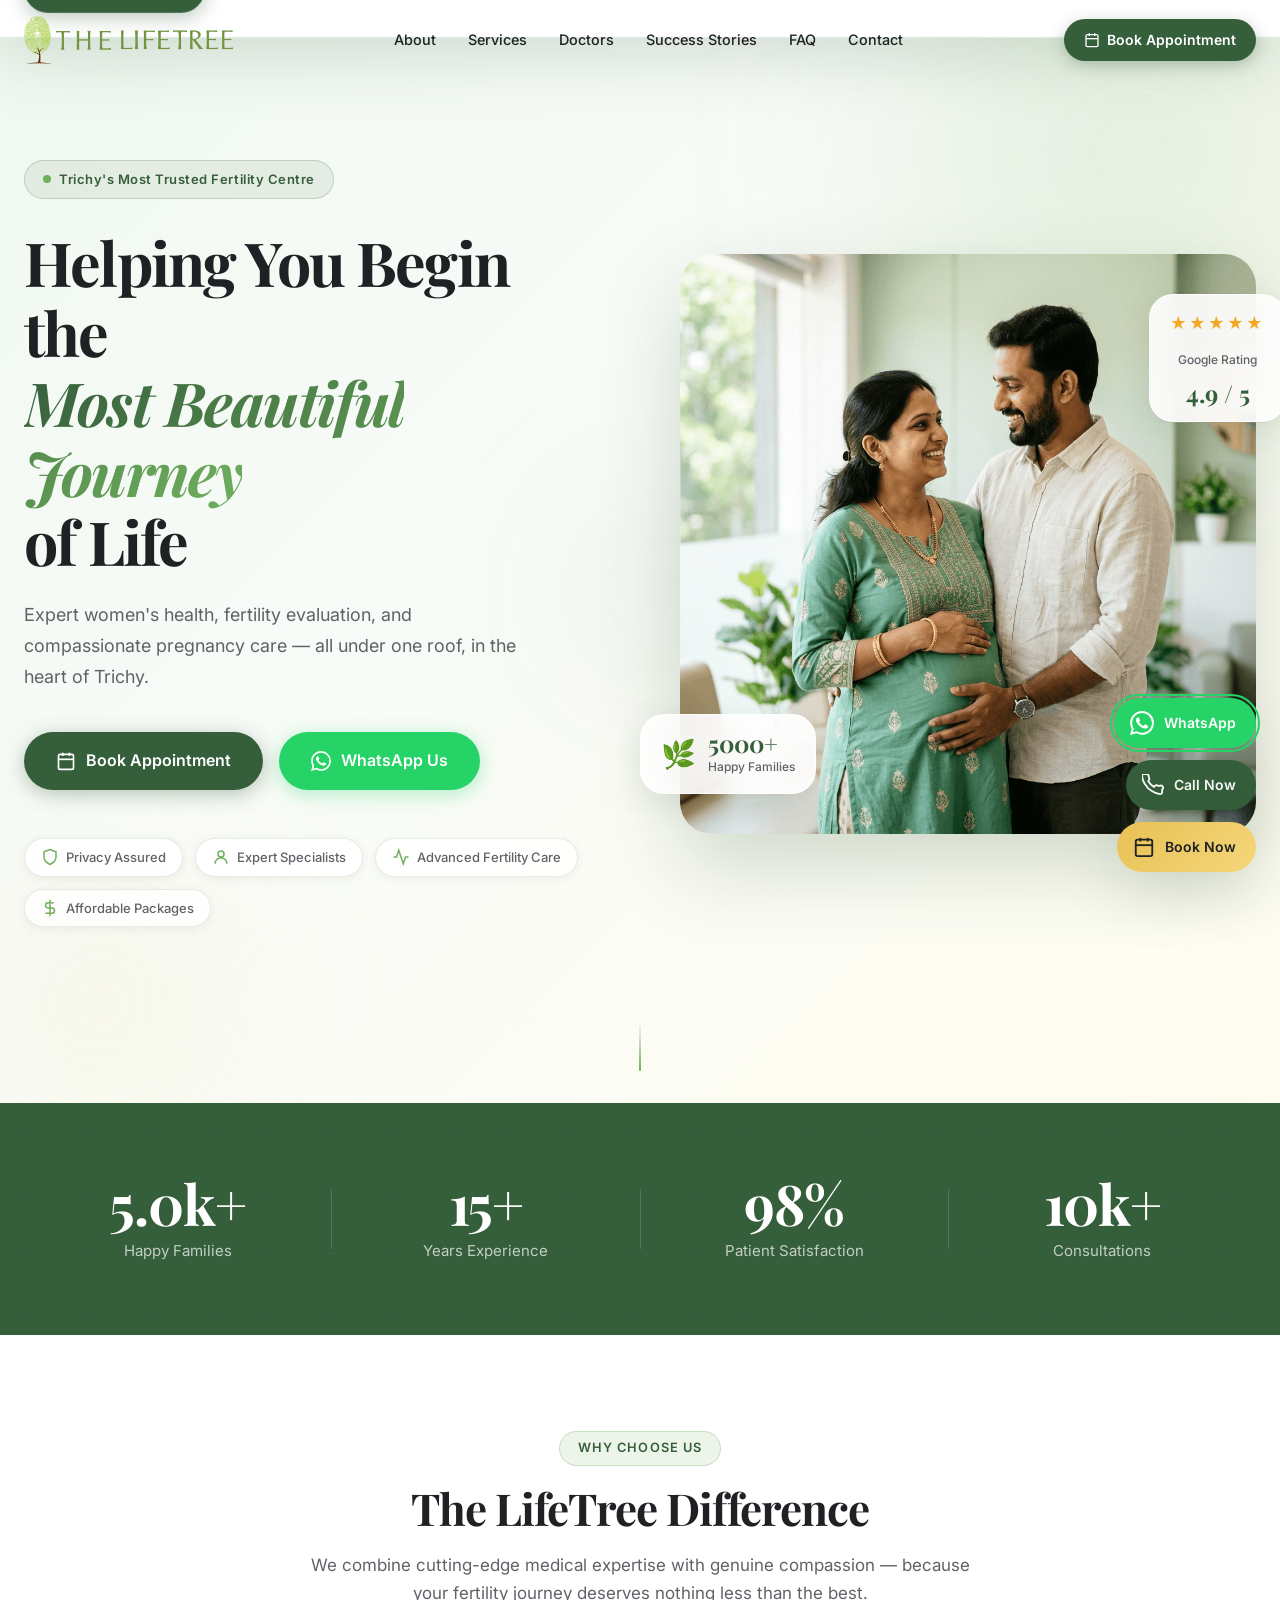
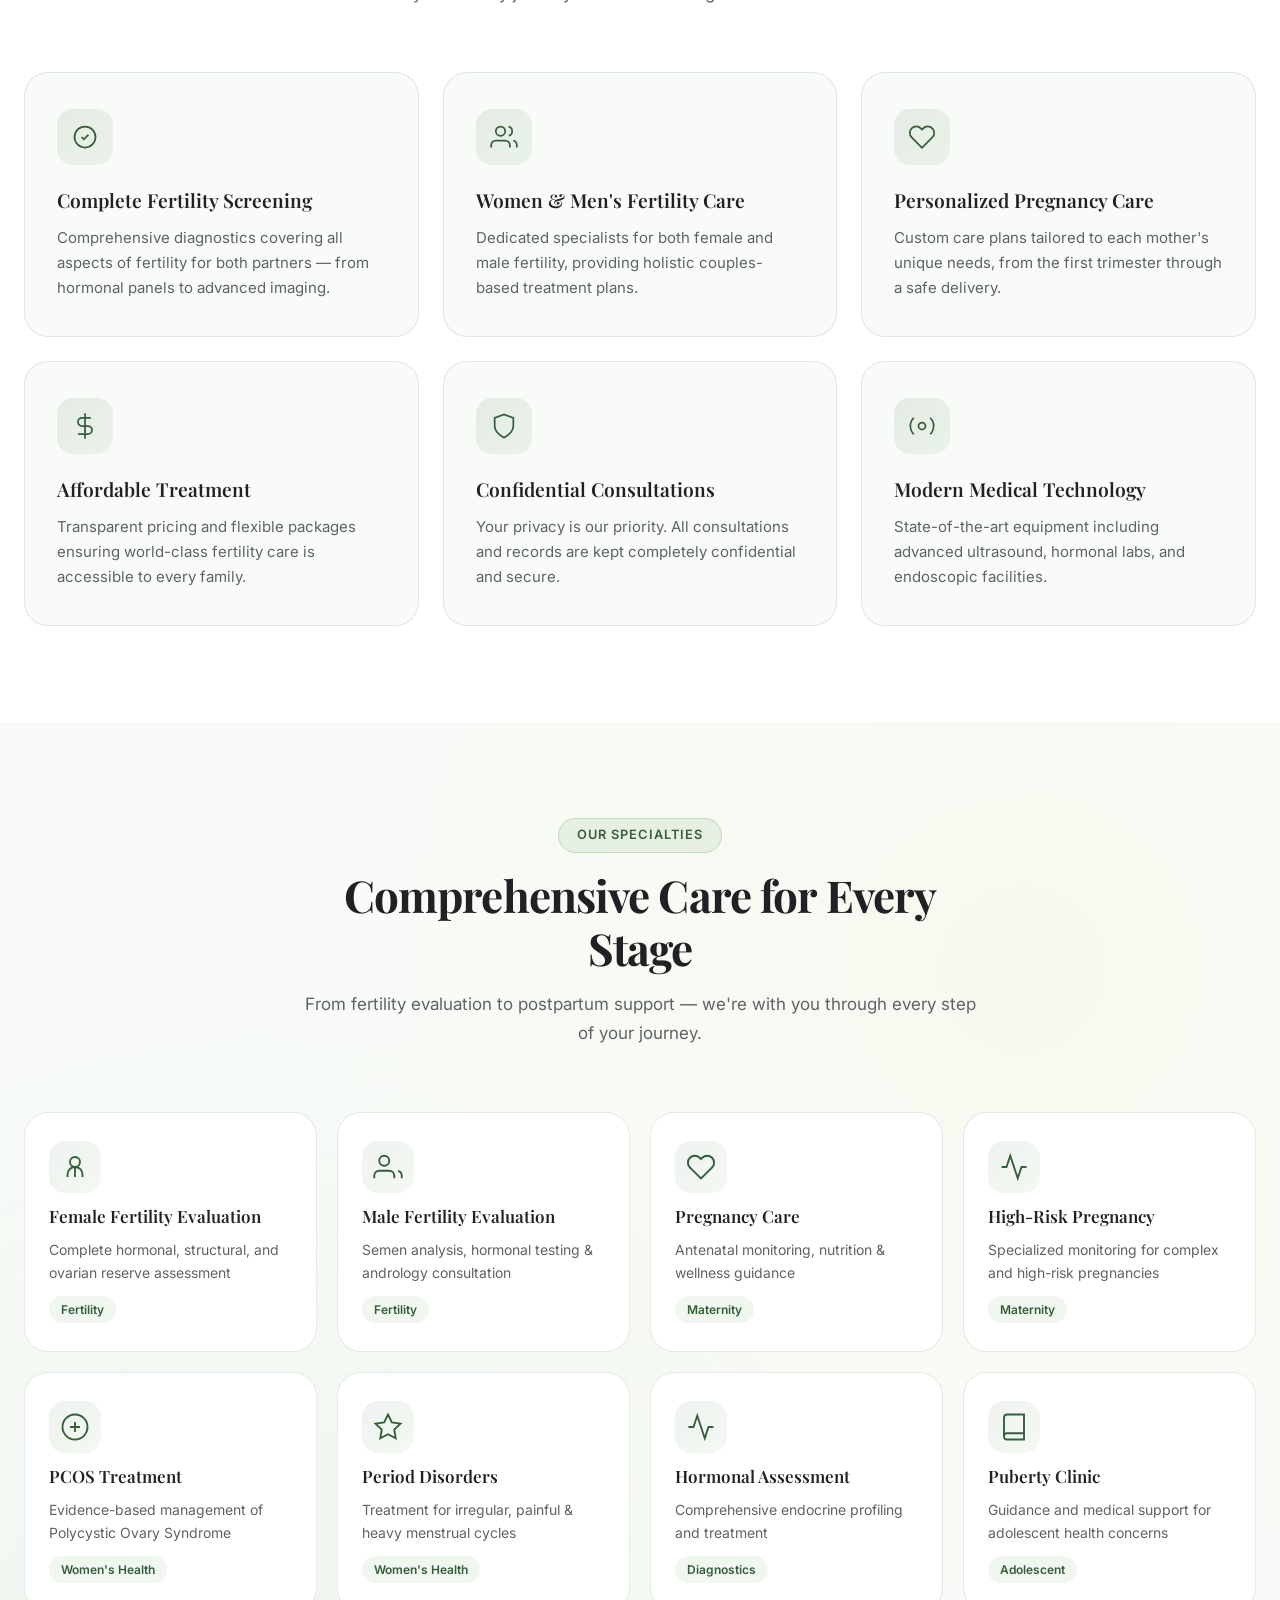
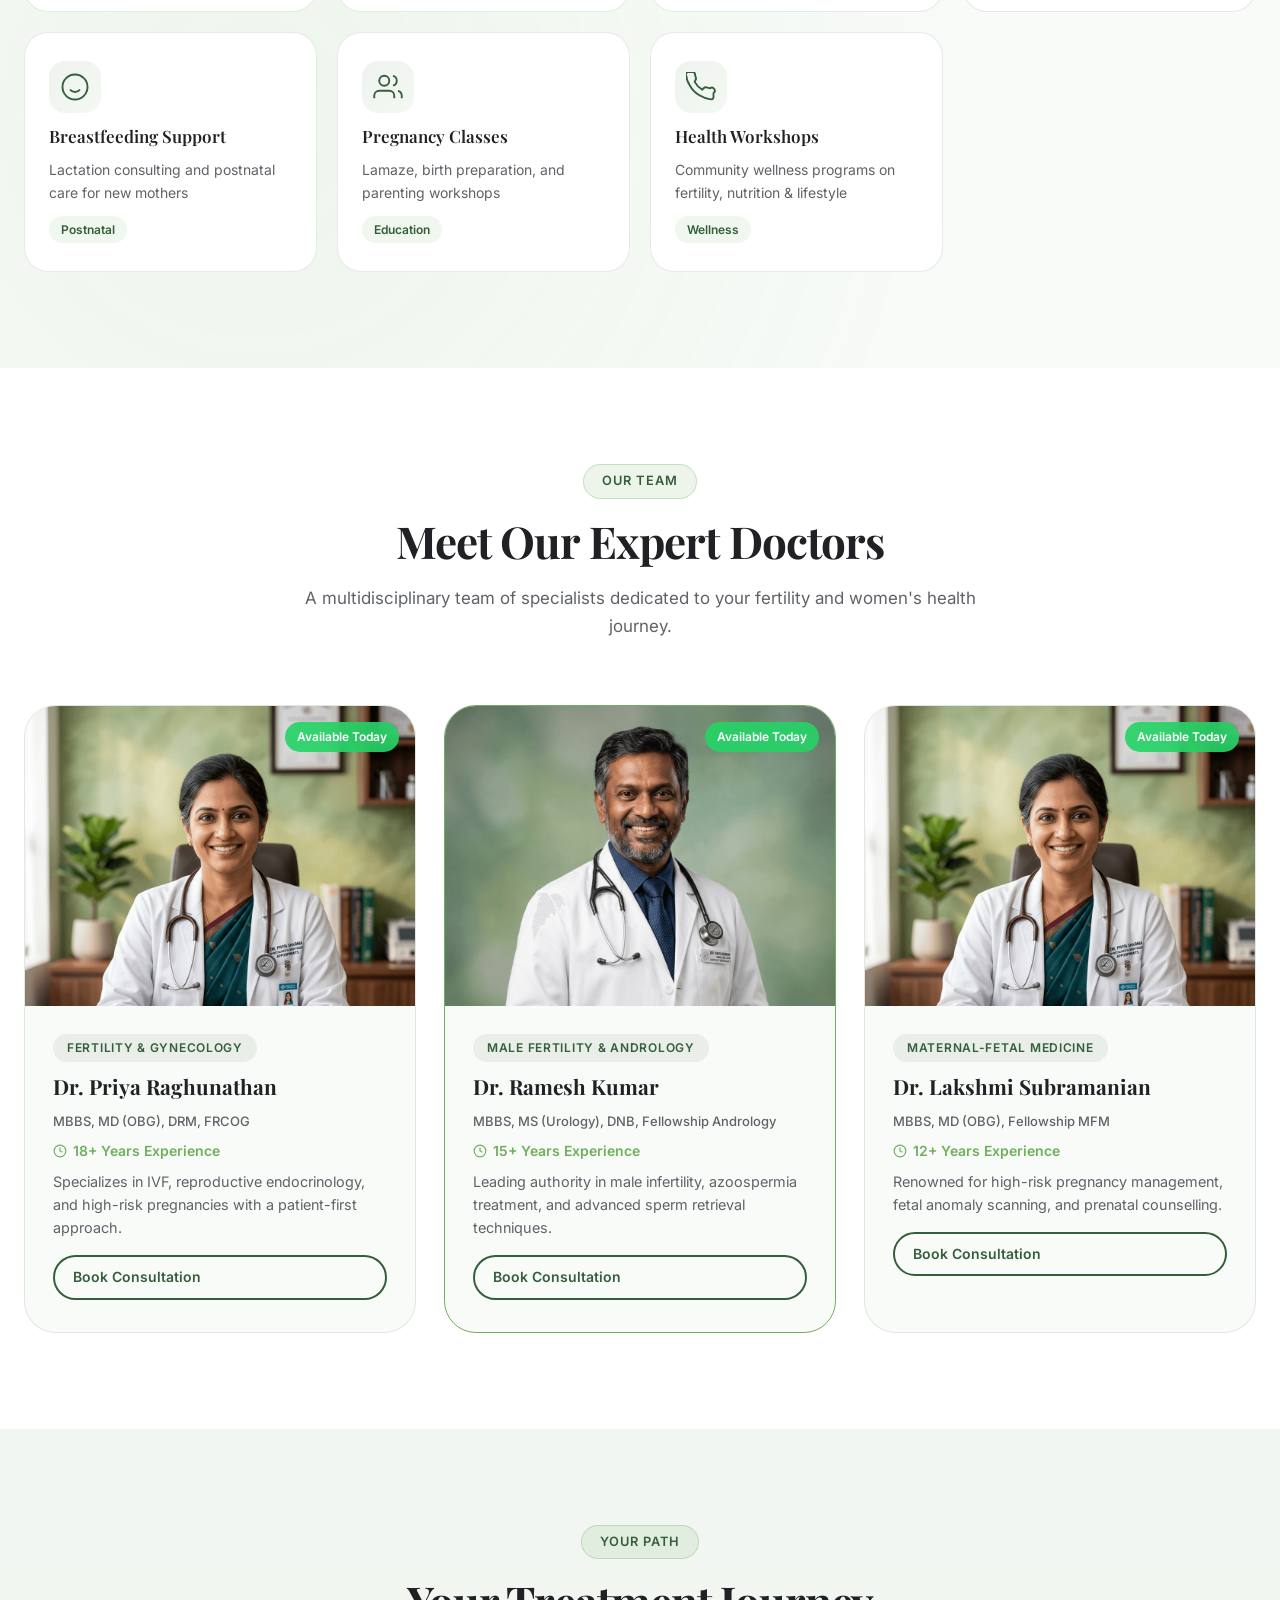
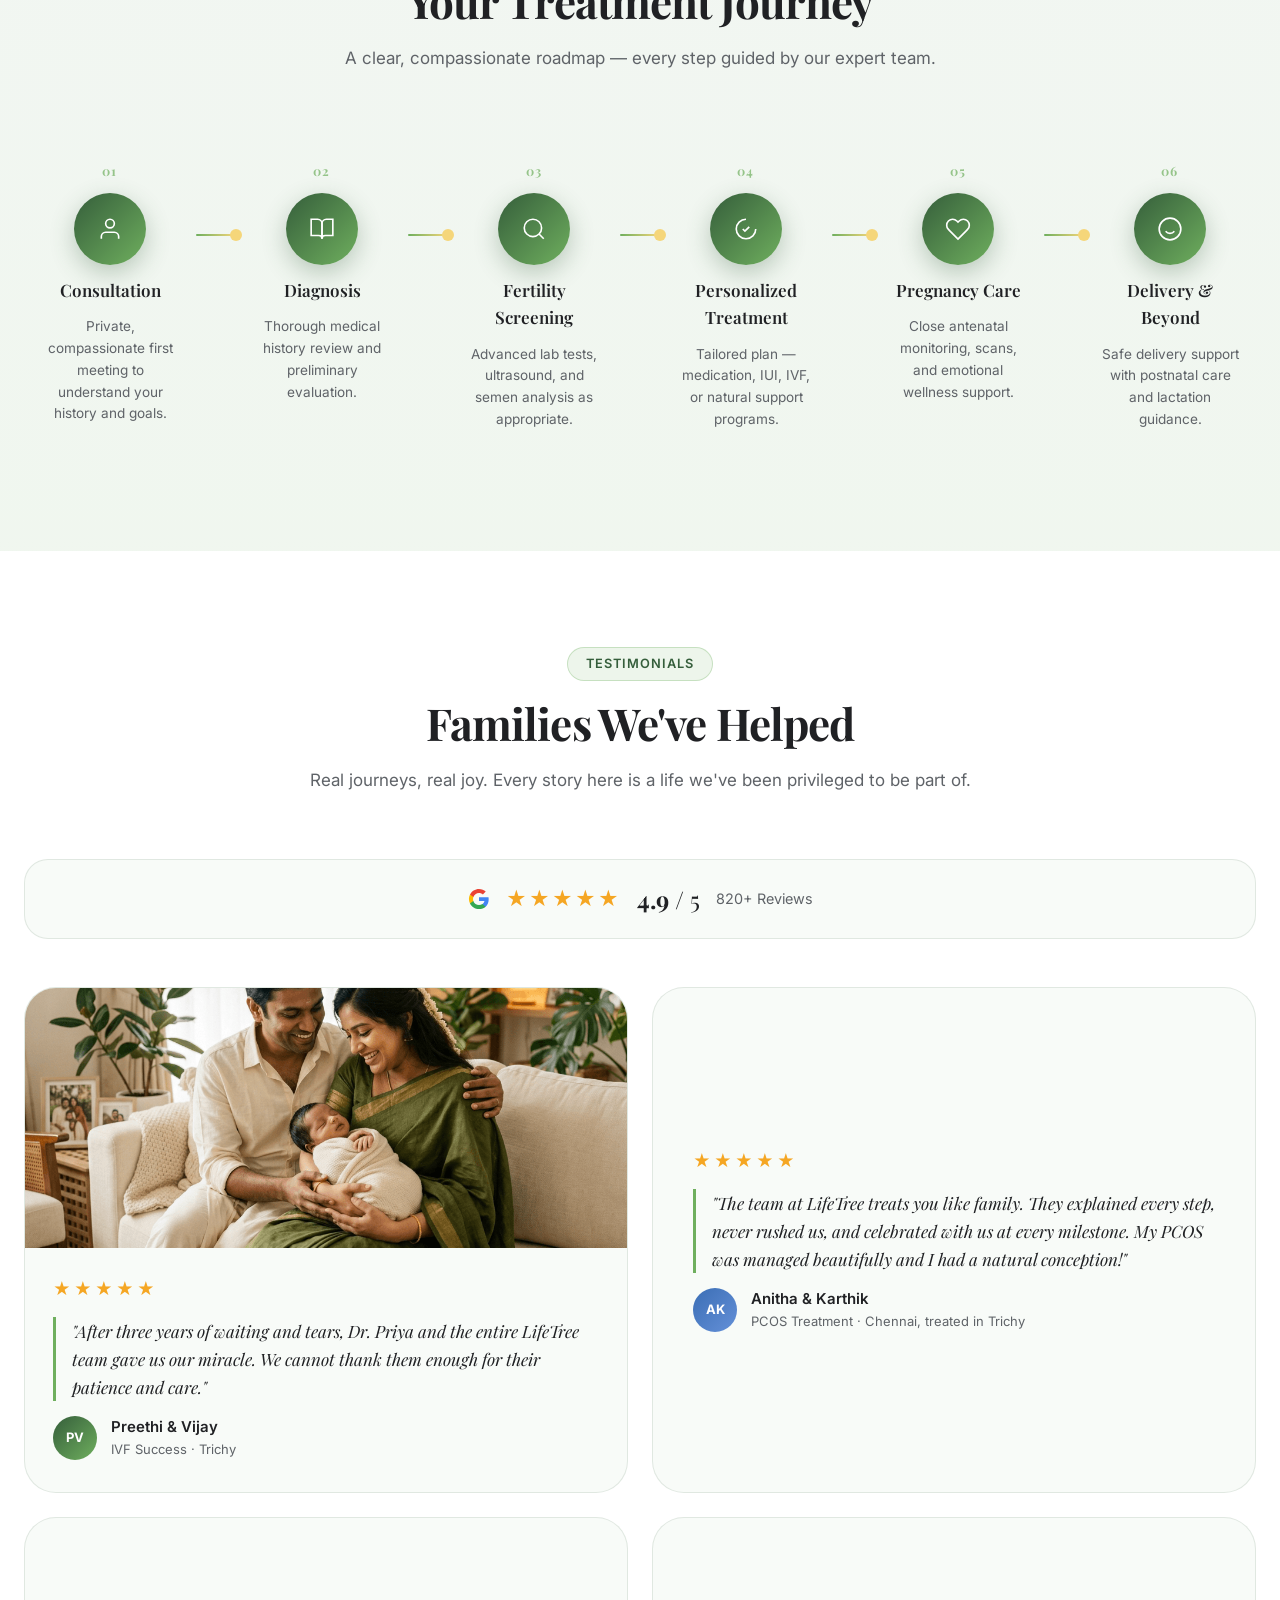
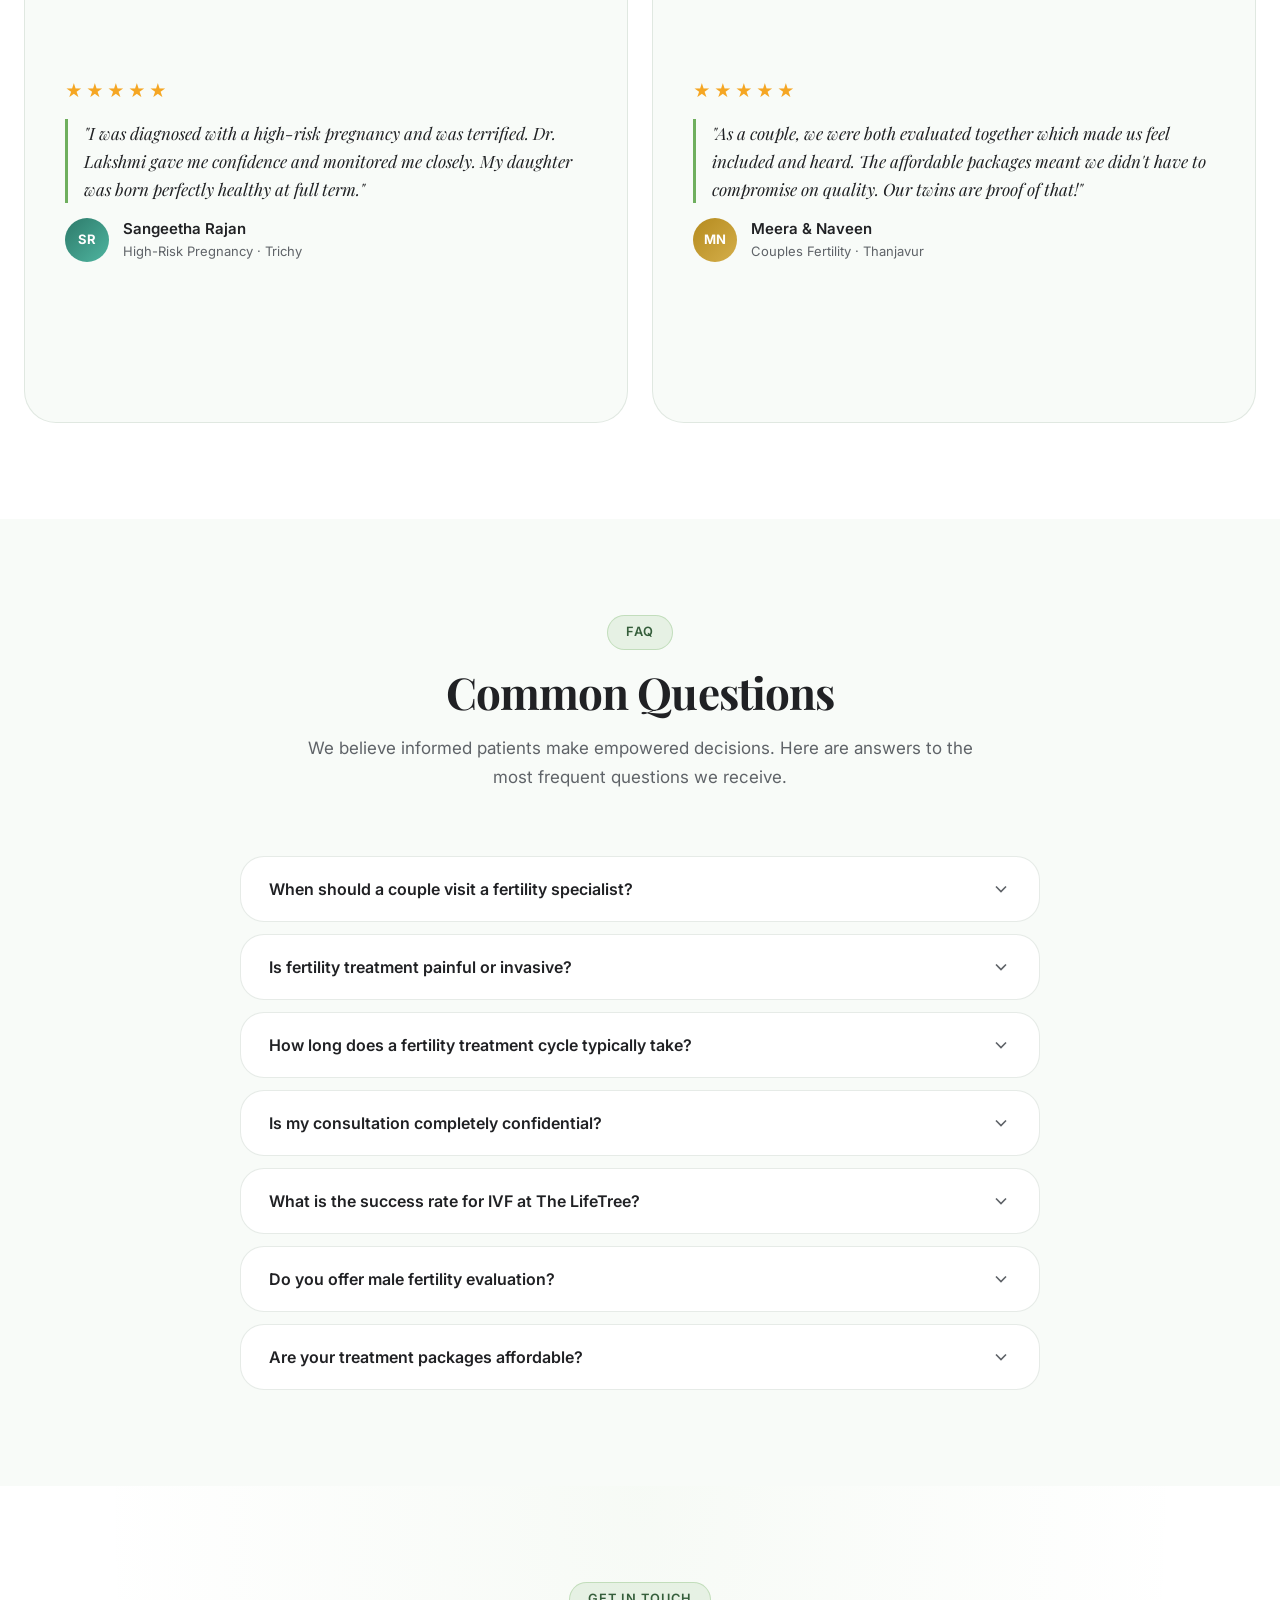
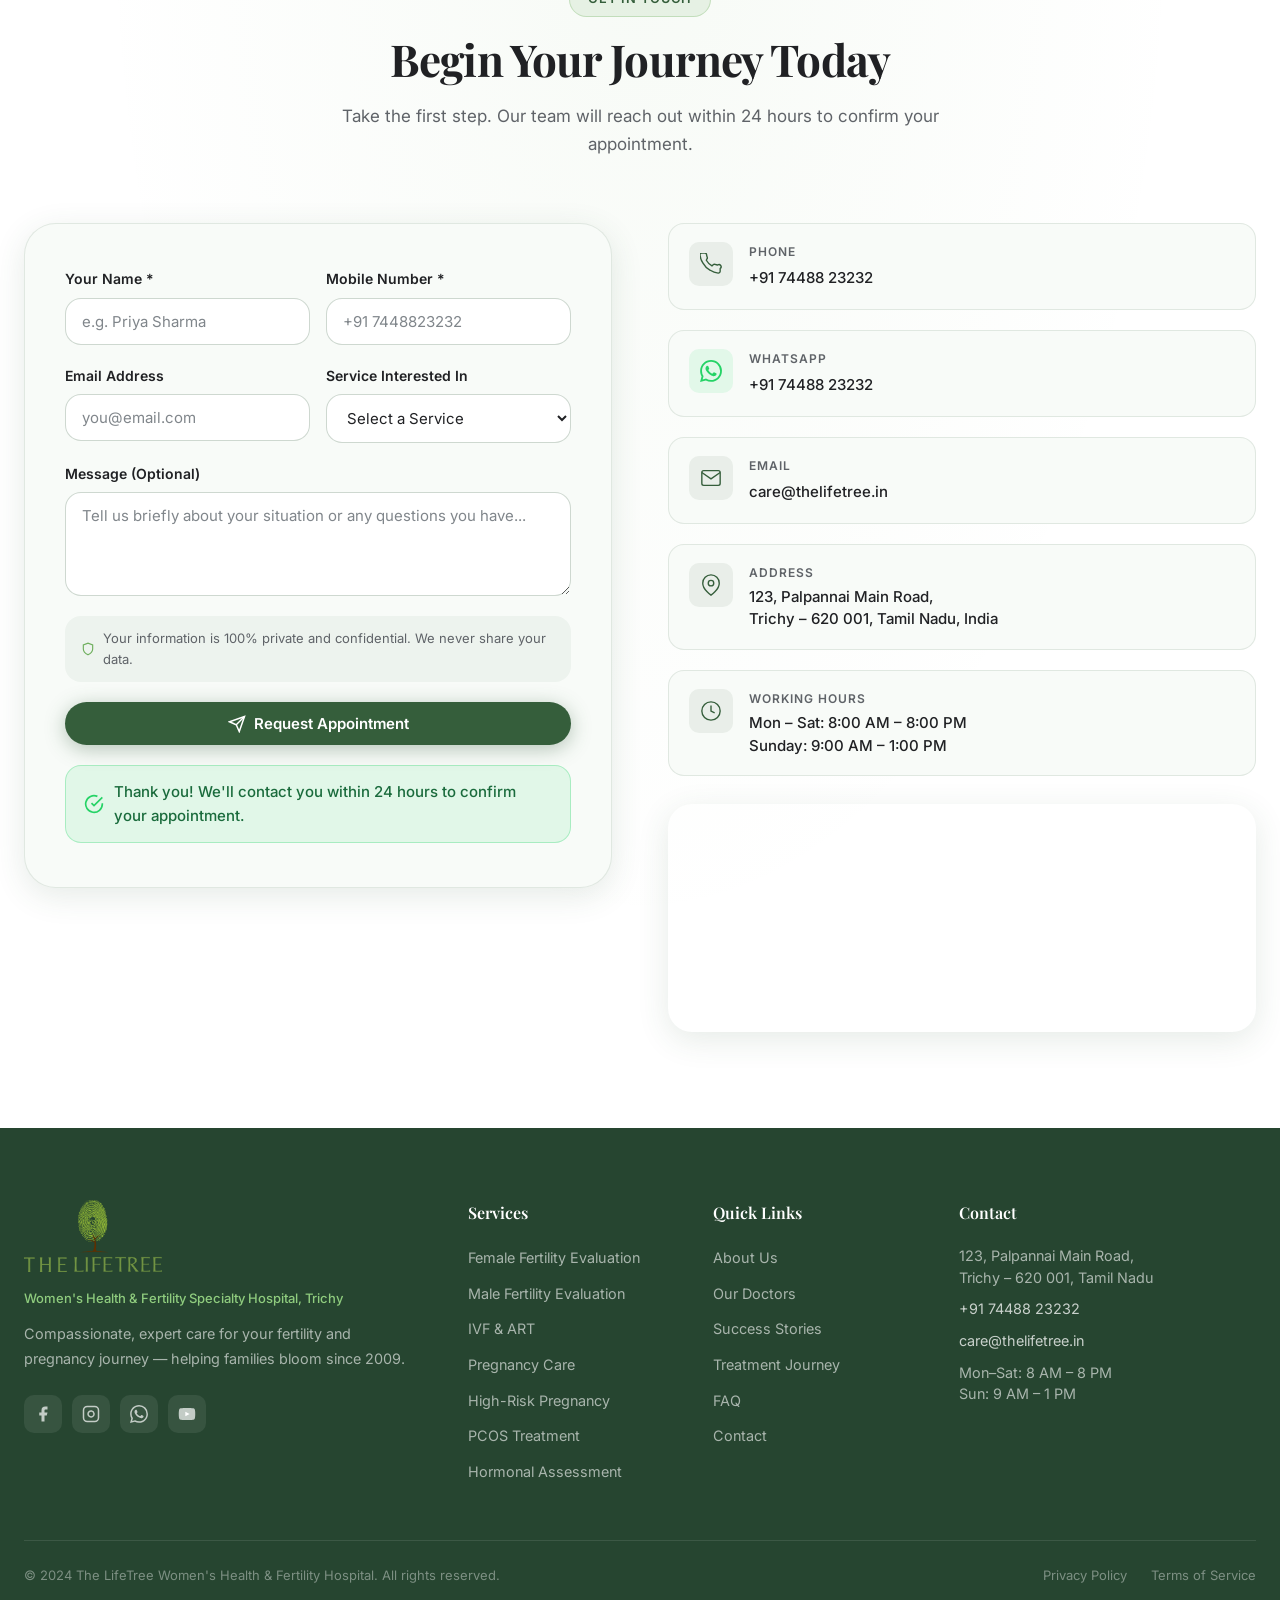
<file: index.html>
<!DOCTYPE html>
<html lang="en">
<head>
  <meta charset="UTF-8" />
  <meta name="viewport" content="width=device-width, initial-scale=1.0" />
  <meta name="description" content="The LifeTree — Women's Health & Fertility Specialty Hospital in Trichy, India. Expert fertility evaluation, IVF, pregnancy care, PCOS treatment, and more. Book your confidential consultation today." />
  <meta name="keywords" content="fertility hospital Trichy, IVF Trichy, women's health Trichy, fertility specialist, pregnancy care, PCOS treatment Trichy, The LifeTree hospital" />
  <meta property="og:title" content="The LifeTree | Women's Health & Fertility Hospital, Trichy" />
  <meta property="og:description" content="Helping You Begin the Most Beautiful Journey of Life. Expert fertility & pregnancy care in Trichy, India." />
  <meta property="og:type" content="website" />
  <title>The LifeTree | Women's Health & Fertility Hospital, Trichy</title>
  <link rel="preconnect" href="https://fonts.googleapis.com" />
  <link rel="preconnect" href="https://fonts.gstatic.com" crossorigin />
  <link href="https://fonts.googleapis.com/css2?family=Playfair+Display:ital,wght@0,400;0,500;0,600;0,700;1,400;1,500&family=Inter:wght@300;400;500;600;700&display=swap" rel="stylesheet" />
  <link rel="stylesheet" href="styles.css" />
</head>
<body>

  <!-- ===== STICKY NAV ===== -->
  <nav class="navbar" id="navbar" role="navigation" aria-label="Main navigation">
    <div class="nav-container">
      <a href="#hero" class="nav-logo" aria-label="The LifeTree Home">
        <div class="logo-icon" aria-hidden="true">
          <img src="Images/logo.png" alt="The LifeTree Speaks Logo" class="logo-img" />
        </div>
      </a>
      <ul class="nav-links" id="nav-links">
        <li><a href="#about" class="nav-link">About</a></li>
        <li><a href="#services" class="nav-link">Services</a></li>
        <li><a href="#doctors" class="nav-link">Doctors</a></li>
        <li><a href="#stories" class="nav-link">Success Stories</a></li>
        <li><a href="#faq" class="nav-link">FAQ</a></li>
        <li><a href="#contact" class="nav-link">Contact</a></li>
      </ul>
      <div class="nav-actions">
        <a href="#contact" class="btn btn-nav-cta" id="nav-book-btn">
          <svg width="16" height="16" viewBox="0 0 24 24" fill="none" stroke="currentColor" stroke-width="2" aria-hidden="true"><rect x="3" y="4" width="18" height="18" rx="2"/><line x1="16" y1="2" x2="16" y2="6"/><line x1="8" y1="2" x2="8" y2="6"/><line x1="3" y1="10" x2="21" y2="10"/></svg>
          Book Appointment
        </a>
        <button class="hamburger" id="hamburger" aria-label="Toggle menu" aria-expanded="false">
          <span></span><span></span><span></span>
        </button>
      </div>
    </div>
  </nav>

  <!-- ===== MOBILE MENU ===== -->
  <div class="mobile-menu" id="mobile-menu" aria-hidden="true">
    <ul>
      <li><a href="#about" class="mobile-link">About</a></li>
      <li><a href="#services" class="mobile-link">Services</a></li>
      <li><a href="#doctors" class="mobile-link">Doctors</a></li>
      <li><a href="#stories" class="mobile-link">Success Stories</a></li>
      <li><a href="#faq" class="mobile-link">FAQ</a></li>
      <li><a href="#contact" class="mobile-link">Contact</a></li>
      <li><a href="#contact" class="btn btn-primary mobile-cta">Book Appointment</a></li>
    </ul>
  </div>

  <main>

    <!-- ===== HERO SECTION ===== -->
    <section class="hero" id="hero" aria-label="Hero section">
      <div class="hero-bg-orb hero-orb-1" aria-hidden="true"></div>
      <div class="hero-bg-orb hero-orb-2" aria-hidden="true"></div>
      <div class="hero-bg-orb hero-orb-3" aria-hidden="true"></div>
      <div class="hero-container">
        <div class="hero-content animate-fade-up">
          <div class="hero-badge">
            <span class="badge-dot" aria-hidden="true"></span>
            Trichy's Most Trusted Fertility Centre
          </div>
          <h1 class="hero-headline">
            Helping You Begin the<br/>
            <em>Most Beautiful Journey</em><br/>
            of Life
          </h1>
          <p class="hero-subtext">
            Expert women's health, fertility evaluation, and compassionate pregnancy care — all under one roof, in the heart of Trichy.
          </p>
          <div class="hero-ctas">
            <a href="#contact" class="btn btn-primary btn-lg" id="hero-book-btn">
              <svg width="20" height="20" viewBox="0 0 24 24" fill="none" stroke="currentColor" stroke-width="2" aria-hidden="true"><rect x="3" y="4" width="18" height="18" rx="2"/><line x1="16" y1="2" x2="16" y2="6"/><line x1="8" y1="2" x2="8" y2="6"/><line x1="3" y1="10" x2="21" y2="10"/></svg>
              Book Appointment
            </a>
            <a href="https://wa.me/917448823232" class="btn btn-whatsapp btn-lg" id="hero-whatsapp-btn" target="_blank" rel="noopener noreferrer">
              <svg width="20" height="20" viewBox="0 0 24 24" fill="currentColor" aria-hidden="true"><path d="M17.472 14.382c-.297-.149-1.758-.867-2.03-.967-.273-.099-.471-.148-.67.15-.197.297-.767.966-.94 1.164-.173.199-.347.223-.644.075-.297-.15-1.255-.463-2.39-1.475-.883-.788-1.48-1.761-1.653-2.059-.173-.297-.018-.458.13-.606.134-.133.298-.347.446-.52.149-.174.198-.298.298-.497.099-.198.05-.371-.025-.52-.075-.149-.669-1.612-.916-2.207-.242-.579-.487-.5-.669-.51-.173-.008-.371-.01-.57-.01-.198 0-.52.074-.792.372-.272.297-1.04 1.016-1.04 2.479 0 1.462 1.065 2.875 1.213 3.074.149.198 2.096 3.2 5.077 4.487.709.306 1.262.489 1.694.625.712.227 1.36.195 1.871.118.571-.085 1.758-.719 2.006-1.413.248-.694.248-1.289.173-1.413-.074-.124-.272-.198-.57-.347m-5.421 7.403h-.004a9.87 9.87 0 01-5.031-1.378l-.361-.214-3.741.982.998-3.648-.235-.374a9.86 9.86 0 01-1.51-5.26c.001-5.45 4.436-9.884 9.888-9.884 2.64 0 5.122 1.03 6.988 2.898a9.825 9.825 0 012.893 6.994c-.003 5.45-4.437 9.884-9.885 9.884m8.413-18.297A11.815 11.815 0 0012.05 0C5.495 0 .16 5.335.157 11.892c0 2.096.547 4.142 1.588 5.945L.057 24l6.305-1.654a11.882 11.882 0 005.683 1.448h.005c6.554 0 11.89-5.335 11.893-11.893a11.821 11.821 0 00-3.48-8.413z"/></svg>
              WhatsApp Us
            </a>
          </div>
          <div class="trust-badges" role="list" aria-label="Trust indicators">
            <div class="trust-badge" role="listitem">
              <svg width="18" height="18" viewBox="0 0 24 24" fill="none" stroke="currentColor" stroke-width="2" aria-hidden="true"><path d="M12 22s8-4 8-10V5l-8-3-8 3v7c0 6 8 10 8 10z"/></svg>
              Privacy Assured
            </div>
            <div class="trust-badge" role="listitem">
              <svg width="18" height="18" viewBox="0 0 24 24" fill="none" stroke="currentColor" stroke-width="2" aria-hidden="true"><circle cx="12" cy="8" r="4"/><path d="M20 21a8 8 0 10-16 0"/></svg>
              Expert Specialists
            </div>
            <div class="trust-badge" role="listitem">
              <svg width="18" height="18" viewBox="0 0 24 24" fill="none" stroke="currentColor" stroke-width="2" aria-hidden="true"><polyline points="22 12 18 12 15 21 9 3 6 12 2 12"/></svg>
              Advanced Fertility Care
            </div>
            <div class="trust-badge" role="listitem">
              <svg width="18" height="18" viewBox="0 0 24 24" fill="none" stroke="currentColor" stroke-width="2" aria-hidden="true"><line x1="12" y1="1" x2="12" y2="23"/><path d="M17 5H9.5a3.5 3.5 0 000 7h5a3.5 3.5 0 010 7H6"/></svg>
              Affordable Packages
            </div>
          </div>
        </div>
        <div class="hero-visual animate-fade-in">
          <div class="hero-image-wrapper">
            <div class="hero-image-glow" aria-hidden="true"></div>
            <img src="assets/hero_couple.png" alt="Happy expecting couple celebrating their pregnancy journey at The LifeTree" class="hero-image" loading="eager" />
            <div class="hero-floating-card card-stats" aria-label="5000+ happy families">
              <div class="floating-card-icon" aria-hidden="true">🌿</div>
              <div>
                <div class="floating-num">5000+</div>
                <div class="floating-label">Happy Families</div>
              </div>
            </div>
            <div class="hero-floating-card card-rating" aria-label="4.9 star Google rating">
              <div class="star-row" aria-hidden="true">★★★★★</div>
              <div class="floating-label">Google Rating</div>
              <div class="floating-num">4.9 / 5</div>
            </div>
          </div>
        </div>
      </div>
      <div class="scroll-indicator" aria-hidden="true">
        <div class="scroll-line"></div>
      </div>
    </section>

    <!-- ===== STATS ===== -->
    <section class="stats-section" id="stats" aria-label="Key statistics">
      <div class="container">
        <div class="stats-grid">
          <div class="stat-item" data-target="5000" data-suffix="+">
            <div class="stat-number" id="stat-families">0+</div>
            <div class="stat-label">Happy Families</div>
          </div>
          <div class="stat-divider" aria-hidden="true"></div>
          <div class="stat-item" data-target="15" data-suffix="+">
            <div class="stat-number" id="stat-years">0+</div>
            <div class="stat-label">Years Experience</div>
          </div>
          <div class="stat-divider" aria-hidden="true"></div>
          <div class="stat-item" data-target="98" data-suffix="%">
            <div class="stat-number" id="stat-satisfaction">0%</div>
            <div class="stat-label">Patient Satisfaction</div>
          </div>
          <div class="stat-divider" aria-hidden="true"></div>
          <div class="stat-item" data-target="10000" data-suffix="+">
            <div class="stat-number" id="stat-consultations">0+</div>
            <div class="stat-label">Consultations</div>
          </div>
        </div>
      </div>
    </section>

    <!-- ===== WHY CHOOSE US ===== -->
    <section class="why-section" id="about" aria-labelledby="why-heading">
      <div class="container">
        <div class="section-header animate-on-scroll">
          <div class="section-tag">Why Choose Us</div>
          <h2 class="section-title" id="why-heading">The LifeTree Difference</h2>
          <p class="section-subtitle">We combine cutting-edge medical expertise with genuine compassion — because your fertility journey deserves nothing less than the best.</p>
        </div>
        <div class="why-grid">
          <div class="why-card animate-on-scroll" tabindex="0">
            <div class="why-icon" aria-hidden="true">
              <svg width="28" height="28" viewBox="0 0 24 24" fill="none" stroke="currentColor" stroke-width="1.5"><path d="M9 12l2 2 4-4m6 2a9 9 0 11-18 0 9 9 0 0118 0z"/></svg>
            </div>
            <h3>Complete Fertility Screening</h3>
            <p>Comprehensive diagnostics covering all aspects of fertility for both partners — from hormonal panels to advanced imaging.</p>
          </div>
          <div class="why-card animate-on-scroll" tabindex="0">
            <div class="why-icon" aria-hidden="true">
              <svg width="28" height="28" viewBox="0 0 24 24" fill="none" stroke="currentColor" stroke-width="1.5"><path d="M17 21v-2a4 4 0 00-4-4H5a4 4 0 00-4 4v2"/><circle cx="9" cy="7" r="4"/><path d="M23 21v-2a4 4 0 00-3-3.87"/><path d="M16 3.13a4 4 0 010 7.75"/></svg>
            </div>
            <h3>Women & Men's Fertility Care</h3>
            <p>Dedicated specialists for both female and male fertility, providing holistic couples-based treatment plans.</p>
          </div>
          <div class="why-card animate-on-scroll" tabindex="0">
            <div class="why-icon" aria-hidden="true">
              <svg width="28" height="28" viewBox="0 0 24 24" fill="none" stroke="currentColor" stroke-width="1.5"><path d="M20.84 4.61a5.5 5.5 0 00-7.78 0L12 5.67l-1.06-1.06a5.5 5.5 0 00-7.78 7.78l1.06 1.06L12 21.23l7.78-7.78 1.06-1.06a5.5 5.5 0 000-7.78z"/></svg>
            </div>
            <h3>Personalized Pregnancy Care</h3>
            <p>Custom care plans tailored to each mother's unique needs, from the first trimester through a safe delivery.</p>
          </div>
          <div class="why-card animate-on-scroll" tabindex="0">
            <div class="why-icon" aria-hidden="true">
              <svg width="28" height="28" viewBox="0 0 24 24" fill="none" stroke="currentColor" stroke-width="1.5"><line x1="12" y1="1" x2="12" y2="23"/><path d="M17 5H9.5a3.5 3.5 0 000 7h5a3.5 3.5 0 010 7H6"/></svg>
            </div>
            <h3>Affordable Treatment</h3>
            <p>Transparent pricing and flexible packages ensuring world-class fertility care is accessible to every family.</p>
          </div>
          <div class="why-card animate-on-scroll" tabindex="0">
            <div class="why-icon" aria-hidden="true">
              <svg width="28" height="28" viewBox="0 0 24 24" fill="none" stroke="currentColor" stroke-width="1.5"><path d="M12 22s8-4 8-10V5l-8-3-8 3v7c0 6 8 10 8 10z"/></svg>
            </div>
            <h3>Confidential Consultations</h3>
            <p>Your privacy is our priority. All consultations and records are kept completely confidential and secure.</p>
          </div>
          <div class="why-card animate-on-scroll" tabindex="0">
            <div class="why-icon" aria-hidden="true">
              <svg width="28" height="28" viewBox="0 0 24 24" fill="none" stroke="currentColor" stroke-width="1.5"><circle cx="12" cy="12" r="3"/><path d="M19.07 4.93a10 10 0 010 14.14M4.93 4.93a10 10 0 000 14.14"/></svg>
            </div>
            <h3>Modern Medical Technology</h3>
            <p>State-of-the-art equipment including advanced ultrasound, hormonal labs, and endoscopic facilities.</p>
          </div>
        </div>
      </div>
    </section>

    <!-- ===== SERVICES ===== -->
    <section class="services-section" id="services" aria-labelledby="services-heading">
      <div class="services-bg-pattern" aria-hidden="true"></div>
      <div class="container">
        <div class="section-header animate-on-scroll">
          <div class="section-tag">Our Specialties</div>
          <h2 class="section-title" id="services-heading">Comprehensive Care for Every Stage</h2>
          <p class="section-subtitle">From fertility evaluation to postpartum support — we're with you through every step of your journey.</p>
        </div>
        <div class="services-grid">
          <div class="service-card animate-on-scroll" tabindex="0">
            <div class="service-icon" aria-hidden="true">
              <svg width="30" height="30" viewBox="0 0 24 24" fill="none" stroke="currentColor" stroke-width="1.5"><circle cx="12" cy="8" r="4"/><path d="M6 20v-2a6 6 0 0112 0v2"/><path d="M12 12v8"/></svg>
            </div>
            <h3>Female Fertility Evaluation</h3>
            <p>Complete hormonal, structural, and ovarian reserve assessment</p>
            <span class="service-tag">Fertility</span>
          </div>
          <div class="service-card animate-on-scroll" tabindex="0">
            <div class="service-icon" aria-hidden="true">
              <svg width="30" height="30" viewBox="0 0 24 24" fill="none" stroke="currentColor" stroke-width="1.5"><path d="M17 21v-2a4 4 0 00-4-4H5a4 4 0 00-4 4v2"/><circle cx="9" cy="7" r="4"/><path d="M23 21v-2a4 4 0 00-3-3.87"/></svg>
            </div>
            <h3>Male Fertility Evaluation</h3>
            <p>Semen analysis, hormonal testing & andrology consultation</p>
            <span class="service-tag">Fertility</span>
          </div>
          <div class="service-card animate-on-scroll" tabindex="0">
            <div class="service-icon" aria-hidden="true">
              <svg width="30" height="30" viewBox="0 0 24 24" fill="none" stroke="currentColor" stroke-width="1.5"><path d="M20.84 4.61a5.5 5.5 0 00-7.78 0L12 5.67l-1.06-1.06a5.5 5.5 0 00-7.78 7.78l1.06 1.06L12 21.23l7.78-7.78 1.06-1.06a5.5 5.5 0 000-7.78z"/></svg>
            </div>
            <h3>Pregnancy Care</h3>
            <p>Antenatal monitoring, nutrition & wellness guidance</p>
            <span class="service-tag">Maternity</span>
          </div>
          <div class="service-card animate-on-scroll" tabindex="0">
            <div class="service-icon" aria-hidden="true">
              <svg width="30" height="30" viewBox="0 0 24 24" fill="none" stroke="currentColor" stroke-width="1.5"><path d="M22 12h-4l-3 9L9 3l-3 9H2"/></svg>
            </div>
            <h3>High-Risk Pregnancy</h3>
            <p>Specialized monitoring for complex and high-risk pregnancies</p>
            <span class="service-tag">Maternity</span>
          </div>
          <div class="service-card animate-on-scroll" tabindex="0">
            <div class="service-icon" aria-hidden="true">
              <svg width="30" height="30" viewBox="0 0 24 24" fill="none" stroke="currentColor" stroke-width="1.5"><circle cx="12" cy="12" r="10"/><path d="M8 12h8M12 8v8"/></svg>
            </div>
            <h3>PCOS Treatment</h3>
            <p>Evidence-based management of Polycystic Ovary Syndrome</p>
            <span class="service-tag">Women's Health</span>
          </div>
          <div class="service-card animate-on-scroll" tabindex="0">
            <div class="service-icon" aria-hidden="true">
              <svg width="30" height="30" viewBox="0 0 24 24" fill="none" stroke="currentColor" stroke-width="1.5"><path d="M12 2l3.09 6.26L22 9.27l-5 4.87 1.18 6.88L12 17.77l-6.18 3.25L7 14.14 2 9.27l6.91-1.01L12 2z"/></svg>
            </div>
            <h3>Period Disorders</h3>
            <p>Treatment for irregular, painful & heavy menstrual cycles</p>
            <span class="service-tag">Women's Health</span>
          </div>
          <div class="service-card animate-on-scroll" tabindex="0">
            <div class="service-icon" aria-hidden="true">
              <svg width="30" height="30" viewBox="0 0 24 24" fill="none" stroke="currentColor" stroke-width="1.5"><polyline points="22 12 18 12 15 21 9 3 6 12 2 12"/></svg>
            </div>
            <h3>Hormonal Assessment</h3>
            <p>Comprehensive endocrine profiling and treatment</p>
            <span class="service-tag">Diagnostics</span>
          </div>
          <div class="service-card animate-on-scroll" tabindex="0">
            <div class="service-icon" aria-hidden="true">
              <svg width="30" height="30" viewBox="0 0 24 24" fill="none" stroke="currentColor" stroke-width="1.5"><path d="M4 19.5A2.5 2.5 0 016.5 17H20"/><path d="M6.5 2H20v20H6.5A2.5 2.5 0 014 19.5v-15A2.5 2.5 0 016.5 2z"/></svg>
            </div>
            <h3>Puberty Clinic</h3>
            <p>Guidance and medical support for adolescent health concerns</p>
            <span class="service-tag">Adolescent</span>
          </div>
          <div class="service-card animate-on-scroll" tabindex="0">
            <div class="service-icon" aria-hidden="true">
              <svg width="30" height="30" viewBox="0 0 24 24" fill="none" stroke="currentColor" stroke-width="1.5"><path d="M12 22C6.477 22 2 17.523 2 12S6.477 2 12 2s10 4.477 10 10-4.477 10-10 10z"/><path d="M8 14s1.5 2 4 2 4-2 4-2"/><line x1="9" y1="9" x2="9.01" y2="9"/><line x1="15" y1="9" x2="15.01" y2="9"/></svg>
            </div>
            <h3>Breastfeeding Support</h3>
            <p>Lactation consulting and postnatal care for new mothers</p>
            <span class="service-tag">Postnatal</span>
          </div>
          <div class="service-card animate-on-scroll" tabindex="0">
            <div class="service-icon" aria-hidden="true">
              <svg width="30" height="30" viewBox="0 0 24 24" fill="none" stroke="currentColor" stroke-width="1.5"><path d="M17 21v-2a4 4 0 00-4-4H5a4 4 0 00-4 4v2"/><circle cx="9" cy="7" r="4"/><path d="M23 21v-2a4 4 0 00-3-3.87"/><path d="M16 3.13a4 4 0 010 7.75"/></svg>
            </div>
            <h3>Pregnancy Classes</h3>
            <p>Lamaze, birth preparation, and parenting workshops</p>
            <span class="service-tag">Education</span>
          </div>
          <div class="service-card animate-on-scroll" tabindex="0">
            <div class="service-icon" aria-hidden="true">
              <svg width="30" height="30" viewBox="0 0 24 24" fill="none" stroke="currentColor" stroke-width="1.5"><path d="M22 16.92v3a2 2 0 01-2.18 2 19.79 19.79 0 01-8.63-3.07A19.5 19.5 0 013.07 10.81a19.79 19.79 0 01-3.07-8.67A2 2 0 012.18 0h3a2 2 0 012 1.72c.127.96.361 1.903.7 2.81a2 2 0 01-.45 2.11L6.91 7.91a16 16 0 006.16 6.16l1.27-1.27a2 2 0 012.11-.45c.907.339 1.85.573 2.81.7A2 2 0 0122 16.92z"/></svg>
            </div>
            <h3>Health Workshops</h3>
            <p>Community wellness programs on fertility, nutrition & lifestyle</p>
            <span class="service-tag">Wellness</span>
          </div>
        </div>
      </div>
    </section>

    <!-- ===== DOCTORS ===== -->
    <section class="doctors-section" id="doctors" aria-labelledby="doctors-heading">
      <div class="container">
        <div class="section-header animate-on-scroll">
          <div class="section-tag">Our Team</div>
          <h2 class="section-title" id="doctors-heading">Meet Our Expert Doctors</h2>
          <p class="section-subtitle">A multidisciplinary team of specialists dedicated to your fertility and women's health journey.</p>
        </div>
        <div class="doctors-grid">
          <div class="doctor-card animate-on-scroll" tabindex="0">
            <div class="doctor-image-wrap">
              <img src="assets/doctor_female.png" alt="Dr. Priya Raghunathan, Senior Fertility Specialist" class="doctor-image" loading="lazy" />
              <div class="doctor-badge-avail" aria-label="Available today">Available Today</div>
            </div>
            <div class="doctor-info">
              <div class="doctor-specialty-tag">Fertility & Gynecology</div>
              <h3 class="doctor-name">Dr. Priya Raghunathan</h3>
              <p class="doctor-qual">MBBS, MD (OBG), DRM, FRCOG</p>
              <p class="doctor-exp">
                <svg width="14" height="14" viewBox="0 0 24 24" fill="none" stroke="currentColor" stroke-width="2" aria-hidden="true"><circle cx="12" cy="12" r="10"/><polyline points="12 6 12 12 16 14"/></svg>
                18+ Years Experience
              </p>
              <p class="doctor-desc">Specializes in IVF, reproductive endocrinology, and high-risk pregnancies with a patient-first approach.</p>
              <a href="#contact" class="btn btn-outline btn-sm" aria-label="Book appointment with Dr. Priya Raghunathan">Book Consultation</a>
            </div>
          </div>
          <div class="doctor-card animate-on-scroll featured-doctor" tabindex="0">
            <div class="doctor-image-wrap">
              <img src="assets/doctor_male.png" alt="Dr. Ramesh Kumar, Andrology & Male Fertility Specialist" class="doctor-image" loading="lazy" />
              <div class="doctor-badge-avail" aria-label="Available today">Available Today</div>
            </div>
            <div class="doctor-info">
              <div class="doctor-specialty-tag">Male Fertility & Andrology</div>
              <h3 class="doctor-name">Dr. Ramesh Kumar</h3>
              <p class="doctor-qual">MBBS, MS (Urology), DNB, Fellowship Andrology</p>
              <p class="doctor-exp">
                <svg width="14" height="14" viewBox="0 0 24 24" fill="none" stroke="currentColor" stroke-width="2" aria-hidden="true"><circle cx="12" cy="12" r="10"/><polyline points="12 6 12 12 16 14"/></svg>
                15+ Years Experience
              </p>
              <p class="doctor-desc">Leading authority in male infertility, azoospermia treatment, and advanced sperm retrieval techniques.</p>
              <a href="#contact" class="btn btn-outline btn-sm" aria-label="Book appointment with Dr. Ramesh Kumar">Book Consultation</a>
            </div>
          </div>
          <div class="doctor-card animate-on-scroll" tabindex="0">
            <div class="doctor-image-wrap">
              <img src="assets/doctor_female.png" alt="Dr. Lakshmi Subramanian, Maternal-Fetal Medicine Specialist" class="doctor-image" loading="lazy" />
              <div class="doctor-badge-avail" aria-label="Available today">Available Today</div>
            </div>
            <div class="doctor-info">
              <div class="doctor-specialty-tag">Maternal-Fetal Medicine</div>
              <h3 class="doctor-name">Dr. Lakshmi Subramanian</h3>
              <p class="doctor-qual">MBBS, MD (OBG), Fellowship MFM</p>
              <p class="doctor-exp">
                <svg width="14" height="14" viewBox="0 0 24 24" fill="none" stroke="currentColor" stroke-width="2" aria-hidden="true"><circle cx="12" cy="12" r="10"/><polyline points="12 6 12 12 16 14"/></svg>
                12+ Years Experience
              </p>
              <p class="doctor-desc">Renowned for high-risk pregnancy management, fetal anomaly scanning, and prenatal counselling.</p>
              <a href="#contact" class="btn btn-outline btn-sm" aria-label="Book appointment with Dr. Lakshmi Subramanian">Book Consultation</a>
            </div>
          </div>
        </div>
      </div>
    </section>

    <!-- ===== TREATMENT JOURNEY ===== -->
    <section class="journey-section" id="journey" aria-labelledby="journey-heading">
      <div class="journey-bg" aria-hidden="true"></div>
      <div class="container">
        <div class="section-header animate-on-scroll">
          <div class="section-tag">Your Path</div>
          <h2 class="section-title" id="journey-heading">Your Treatment Journey</h2>
          <p class="section-subtitle">A clear, compassionate roadmap — every step guided by our expert team.</p>
        </div>
        <div class="journey-timeline" role="list" aria-label="Treatment journey steps">
          <div class="journey-step animate-on-scroll" role="listitem">
            <div class="journey-number" aria-hidden="true">01</div>
            <div class="journey-icon" aria-hidden="true">
              <svg width="26" height="26" viewBox="0 0 24 24" fill="none" stroke="currentColor" stroke-width="1.5"><path d="M20 21v-2a4 4 0 00-4-4H8a4 4 0 00-4 4v2"/><circle cx="12" cy="7" r="4"/></svg>
            </div>
            <h3>Consultation</h3>
            <p>Private, compassionate first meeting to understand your history and goals.</p>
          </div>
          <div class="journey-connector" aria-hidden="true"></div>
          <div class="journey-step animate-on-scroll" role="listitem">
            <div class="journey-number" aria-hidden="true">02</div>
            <div class="journey-icon" aria-hidden="true">
              <svg width="26" height="26" viewBox="0 0 24 24" fill="none" stroke="currentColor" stroke-width="1.5"><path d="M2 3h6a4 4 0 014 4v14a3 3 0 00-3-3H2z"/><path d="M22 3h-6a4 4 0 00-4 4v14a3 3 0 013-3h7z"/></svg>
            </div>
            <h3>Diagnosis</h3>
            <p>Thorough medical history review and preliminary evaluation.</p>
          </div>
          <div class="journey-connector" aria-hidden="true"></div>
          <div class="journey-step animate-on-scroll" role="listitem">
            <div class="journey-number" aria-hidden="true">03</div>
            <div class="journey-icon" aria-hidden="true">
              <svg width="26" height="26" viewBox="0 0 24 24" fill="none" stroke="currentColor" stroke-width="1.5"><circle cx="11" cy="11" r="8"/><line x1="21" y1="21" x2="16.65" y2="16.65"/></svg>
            </div>
            <h3>Fertility Screening</h3>
            <p>Advanced lab tests, ultrasound, and semen analysis as appropriate.</p>
          </div>
          <div class="journey-connector" aria-hidden="true"></div>
          <div class="journey-step animate-on-scroll" role="listitem">
            <div class="journey-number" aria-hidden="true">04</div>
            <div class="journey-icon" aria-hidden="true">
              <svg width="26" height="26" viewBox="0 0 24 24" fill="none" stroke="currentColor" stroke-width="1.5"><path d="M9 12l2 2 4-4"/><path d="M21 12c0 4.97-4.03 9-9 9S3 16.97 3 12 7.03 3 12 3"/></svg>
            </div>
            <h3>Personalized Treatment</h3>
            <p>Tailored plan — medication, IUI, IVF, or natural support programs.</p>
          </div>
          <div class="journey-connector" aria-hidden="true"></div>
          <div class="journey-step animate-on-scroll" role="listitem">
            <div class="journey-number" aria-hidden="true">05</div>
            <div class="journey-icon" aria-hidden="true">
              <svg width="26" height="26" viewBox="0 0 24 24" fill="none" stroke="currentColor" stroke-width="1.5"><path d="M20.84 4.61a5.5 5.5 0 00-7.78 0L12 5.67l-1.06-1.06a5.5 5.5 0 00-7.78 7.78l1.06 1.06L12 21.23l7.78-7.78 1.06-1.06a5.5 5.5 0 000-7.78z"/></svg>
            </div>
            <h3>Pregnancy Care</h3>
            <p>Close antenatal monitoring, scans, and emotional wellness support.</p>
          </div>
          <div class="journey-connector" aria-hidden="true"></div>
          <div class="journey-step animate-on-scroll" role="listitem">
            <div class="journey-number" aria-hidden="true">06</div>
            <div class="journey-icon" aria-hidden="true">
              <svg width="26" height="26" viewBox="0 0 24 24" fill="none" stroke="currentColor" stroke-width="1.5"><path d="M12 22C6.477 22 2 17.523 2 12S6.477 2 12 2s10 4.477 10 10-4.477 10-10 10z"/><path d="M8 14s1.5 2 4 2 4-2 4-2"/><line x1="9" y1="9" x2="9.01" y2="9"/><line x1="15" y1="9" x2="15.01" y2="9"/></svg>
            </div>
            <h3>Delivery & Beyond</h3>
            <p>Safe delivery support with postnatal care and lactation guidance.</p>
          </div>
        </div>
      </div>
    </section>

    <!-- ===== SUCCESS STORIES ===== -->
    <section class="stories-section" id="stories" aria-labelledby="stories-heading">
      <div class="container">
        <div class="section-header animate-on-scroll">
          <div class="section-tag">Testimonials</div>
          <h2 class="section-title" id="stories-heading">Families We've Helped</h2>
          <p class="section-subtitle">Real journeys, real joy. Every story here is a life we've been privileged to be part of.</p>
        </div>

        <div class="google-rating-bar animate-on-scroll" aria-label="Google rating: 4.9 out of 5 from 820+ reviews">
          <div class="google-logo" aria-hidden="true">
            <svg width="22" height="22" viewBox="0 0 24 24" fill="none"><path d="M22.56 12.25c0-.78-.07-1.53-.2-2.25H12v4.26h5.92c-.26 1.37-1.04 2.53-2.21 3.31v2.77h3.57c2.08-1.92 3.28-4.74 3.28-8.09z" fill="#4285F4"/><path d="M12 23c2.97 0 5.46-.98 7.28-2.66l-3.57-2.77c-.98.66-2.23 1.06-3.71 1.06-2.86 0-5.29-1.93-6.16-4.53H2.18v2.84C3.99 20.53 7.7 23 12 23z" fill="#34A853"/><path d="M5.84 14.09c-.22-.66-.35-1.36-.35-2.09s.13-1.43.35-2.09V7.07H2.18C1.43 8.55 1 10.22 1 12s.43 3.45 1.18 4.93l2.85-2.22.81-.62z" fill="#FBBC05"/><path d="M12 5.38c1.62 0 3.06.56 4.21 1.64l3.15-3.15C17.45 2.09 14.97 1 12 1 7.7 1 3.99 3.47 2.18 7.07l3.66 2.84c.87-2.6 3.3-4.53 6.16-4.53z" fill="#EA4335"/></svg>
          </div>
          <div class="google-stars" aria-hidden="true">★★★★★</div>
          <div class="google-score"><strong>4.9</strong> / 5</div>
          <div class="google-count">820+ Reviews</div>
        </div>

        <div class="testimonials-grid">
          <div class="testimonial-card animate-on-scroll" tabindex="0">
            <div class="testimonial-image-wrap">
              <img src="assets/success_family.png" alt="Happy family - Preethi and Vijay with their newborn" class="testimonial-image" loading="lazy" />
              <div class="testimonial-play-badge" aria-hidden="true">▶ Watch Story</div>
            </div>
            <div class="testimonial-content">
              <div class="testimonial-stars" aria-label="5 stars">★★★★★</div>
              <blockquote>
                "After three years of waiting and tears, Dr. Priya and the entire LifeTree team gave us our miracle. We cannot thank them enough for their patience and care."
              </blockquote>
              <div class="testimonial-author">
                <div class="author-avatar" aria-hidden="true">PV</div>
                <div>
                  <div class="author-name">Preethi & Vijay</div>
                  <div class="author-detail">IVF Success · Trichy</div>
                </div>
              </div>
            </div>
          </div>
          <div class="testimonial-card animate-on-scroll" tabindex="0">
            <div class="testimonial-content big-testimonial">
              <div class="testimonial-stars" aria-label="5 stars">★★★★★</div>
              <blockquote>
                "The team at LifeTree treats you like family. They explained every step, never rushed us, and celebrated with us at every milestone. My PCOS was managed beautifully and I had a natural conception!"
              </blockquote>
              <div class="testimonial-author">
                <div class="author-avatar blue-av" aria-hidden="true">AK</div>
                <div>
                  <div class="author-name">Anitha & Karthik</div>
                  <div class="author-detail">PCOS Treatment · Chennai, treated in Trichy</div>
                </div>
              </div>
            </div>
          </div>
          <div class="testimonial-card animate-on-scroll" tabindex="0">
            <div class="testimonial-content big-testimonial">
              <div class="testimonial-stars" aria-label="5 stars">★★★★★</div>
              <blockquote>
                "I was diagnosed with a high-risk pregnancy and was terrified. Dr. Lakshmi gave me confidence and monitored me closely. My daughter was born perfectly healthy at full term."
              </blockquote>
              <div class="testimonial-author">
                <div class="author-avatar green-av" aria-hidden="true">SR</div>
                <div>
                  <div class="author-name">Sangeetha Rajan</div>
                  <div class="author-detail">High-Risk Pregnancy · Trichy</div>
                </div>
              </div>
            </div>
          </div>
          <div class="testimonial-card animate-on-scroll" tabindex="0">
            <div class="testimonial-content big-testimonial">
              <div class="testimonial-stars" aria-label="5 stars">★★★★★</div>
              <blockquote>
                "As a couple, we were both evaluated together which made us feel included and heard. The affordable packages meant we didn't have to compromise on quality. Our twins are proof of that!"
              </blockquote>
              <div class="testimonial-author">
                <div class="author-avatar gold-av" aria-hidden="true">MN</div>
                <div>
                  <div class="author-name">Meera & Naveen</div>
                  <div class="author-detail">Couples Fertility · Thanjavur</div>
                </div>
              </div>
            </div>
          </div>
        </div>
      </div>
    </section>

    <!-- ===== FAQ ===== -->
    <section class="faq-section" id="faq" aria-labelledby="faq-heading">
      <div class="container">
        <div class="section-header animate-on-scroll">
          <div class="section-tag">FAQ</div>
          <h2 class="section-title" id="faq-heading">Common Questions</h2>
          <p class="section-subtitle">We believe informed patients make empowered decisions. Here are answers to the most frequent questions we receive.</p>
        </div>
        <div class="faq-list" role="list">
          <div class="faq-item animate-on-scroll" role="listitem">
            <button class="faq-question" aria-expanded="false" aria-controls="faq-a1" id="faq-q1">
              When should a couple visit a fertility specialist?
              <svg class="faq-arrow" width="20" height="20" viewBox="0 0 24 24" fill="none" stroke="currentColor" stroke-width="2" aria-hidden="true"><polyline points="6 9 12 15 18 9"/></svg>
            </button>
            <div class="faq-answer" id="faq-a1" role="region" aria-labelledby="faq-q1">
              <p>If you are under 35 and have been trying to conceive for 12 months without success (or 6 months if over 35), it is advisable to consult a fertility specialist. However, if you have known conditions like PCOS, endometriosis, or irregular periods, early consultation is always recommended.</p>
            </div>
          </div>
          <div class="faq-item animate-on-scroll" role="listitem">
            <button class="faq-question" aria-expanded="false" aria-controls="faq-a2" id="faq-q2">
              Is fertility treatment painful or invasive?
              <svg class="faq-arrow" width="20" height="20" viewBox="0 0 24 24" fill="none" stroke="currentColor" stroke-width="2" aria-hidden="true"><polyline points="6 9 12 15 18 9"/></svg>
            </button>
            <div class="faq-answer" id="faq-a2" role="region" aria-labelledby="faq-q2">
              <p>Most initial fertility evaluations are non-invasive, involving blood tests and ultrasound scans. Treatments like IUI are minimally invasive and nearly painless. IVF involves injections and a minor egg retrieval procedure, which is done under light sedation. Our team ensures maximum comfort throughout.</p>
            </div>
          </div>
          <div class="faq-item animate-on-scroll" role="listitem">
            <button class="faq-question" aria-expanded="false" aria-controls="faq-a3" id="faq-q3">
              How long does a fertility treatment cycle typically take?
              <svg class="faq-arrow" width="20" height="20" viewBox="0 0 24 24" fill="none" stroke="currentColor" stroke-width="2" aria-hidden="true"><polyline points="6 9 12 15 18 9"/></svg>
            </button>
            <div class="faq-answer" id="faq-a3" role="region" aria-labelledby="faq-q3">
              <p>An initial evaluation typically takes 1-2 weeks. A standard IUI cycle is 2-3 weeks, while an IVF cycle from stimulation to embryo transfer takes approximately 4-6 weeks. Your personalized timeline will be clearly communicated at your first consultation.</p>
            </div>
          </div>
          <div class="faq-item animate-on-scroll" role="listitem">
            <button class="faq-question" aria-expanded="false" aria-controls="faq-a4" id="faq-q4">
              Is my consultation completely confidential?
              <svg class="faq-arrow" width="20" height="20" viewBox="0 0 24 24" fill="none" stroke="currentColor" stroke-width="2" aria-hidden="true"><polyline points="6 9 12 15 18 9"/></svg>
            </button>
            <div class="faq-answer" id="faq-a4" role="region" aria-labelledby="faq-q4">
              <p>Absolutely. All consultations, test results, and treatment details are strictly confidential. We adhere to the highest standards of medical privacy, and your information is never shared without your explicit consent. You may also choose to consult under a preferred name for additional privacy.</p>
            </div>
          </div>
          <div class="faq-item animate-on-scroll" role="listitem">
            <button class="faq-question" aria-expanded="false" aria-controls="faq-a5" id="faq-q5">
              What is the success rate for IVF at The LifeTree?
              <svg class="faq-arrow" width="20" height="20" viewBox="0 0 24 24" fill="none" stroke="currentColor" stroke-width="2" aria-hidden="true"><polyline points="6 9 12 15 18 9"/></svg>
            </button>
            <div class="faq-answer" id="faq-a5" role="region" aria-labelledby="faq-q5">
              <p>Our IVF success rates are among the highest in the region, consistently exceeding national averages. Success rates vary by age, diagnosis, and individual circumstances. During your consultation, we will give you a personalized probability assessment based on your specific situation.</p>
            </div>
          </div>
          <div class="faq-item animate-on-scroll" role="listitem">
            <button class="faq-question" aria-expanded="false" aria-controls="faq-a6" id="faq-q6">
              Do you offer male fertility evaluation?
              <svg class="faq-arrow" width="20" height="20" viewBox="0 0 24 24" fill="none" stroke="currentColor" stroke-width="2" aria-hidden="true"><polyline points="6 9 12 15 18 9"/></svg>
            </button>
            <div class="faq-answer" id="faq-a6" role="region" aria-labelledby="faq-q6">
              <p>Yes. Male factor infertility accounts for 40–50% of all infertility cases. We have a dedicated andrology department offering comprehensive semen analysis, hormonal testing, genetic testing, and advanced treatments like TESA/PESA for azoospermia. Both partners are evaluated together for the best outcomes.</p>
            </div>
          </div>
          <div class="faq-item animate-on-scroll" role="listitem">
            <button class="faq-question" aria-expanded="false" aria-controls="faq-a7" id="faq-q7">
              Are your treatment packages affordable?
              <svg class="faq-arrow" width="20" height="20" viewBox="0 0 24 24" fill="none" stroke="currentColor" stroke-width="2" aria-hidden="true"><polyline points="6 9 12 15 18 9"/></svg>
            </button>
            <div class="faq-answer" id="faq-a7" role="region" aria-labelledby="faq-q7">
              <p>We believe world-class fertility care should be accessible. We offer transparent, all-inclusive pricing with no hidden fees. Flexible EMI options and insurance coordination are available. We also have special packages for multiple cycles to maximize your chances while managing costs.</p>
            </div>
          </div>
        </div>
      </div>
    </section>

    <!-- ===== CONTACT ===== -->
    <section class="contact-section" id="contact" aria-labelledby="contact-heading">
      <div class="contact-bg" aria-hidden="true"></div>
      <div class="container">
        <div class="section-header animate-on-scroll">
          <div class="section-tag">Get In Touch</div>
          <h2 class="section-title" id="contact-heading">Begin Your Journey Today</h2>
          <p class="section-subtitle">Take the first step. Our team will reach out within 24 hours to confirm your appointment.</p>
        </div>
        <div class="contact-grid">
          <div class="contact-form-wrap animate-on-scroll">
            <form class="appointment-form" id="appointment-form" novalidate aria-label="Book appointment form">
              <div class="form-row">
                <div class="form-group">
                  <label for="name">Your Name *</label>
                  <input type="text" id="name" name="name" placeholder="e.g. Priya Sharma" required autocomplete="name" />
                </div>
                <div class="form-group">
                  <label for="phone">Mobile Number *</label>
                  <input type="tel" id="phone" name="phone" placeholder="+91 7448823232" required autocomplete="tel" />
                </div>
              </div>
              <div class="form-row">
                <div class="form-group">
                  <label for="email">Email Address</label>
                  <input type="email" id="email" name="email" placeholder="you@email.com" autocomplete="email" />
                </div>
                <div class="form-group">
                  <label for="service">Service Interested In</label>
                  <select id="service" name="service">
                    <option value="">Select a Service</option>
                    <option value="female-fertility">Female Fertility Evaluation</option>
                    <option value="male-fertility">Male Fertility Evaluation</option>
                    <option value="ivf">IVF / ART</option>
                    <option value="pregnancy">Pregnancy Care</option>
                    <option value="high-risk">High-Risk Pregnancy</option>
                    <option value="pcos">PCOS Treatment</option>
                    <option value="period">Period Disorders</option>
                    <option value="hormonal">Hormonal Assessment</option>
                    <option value="other">Other</option>
                  </select>
                </div>
              </div>
              <div class="form-group">
                <label for="message">Message (Optional)</label>
                <textarea id="message" name="message" rows="4" placeholder="Tell us briefly about your situation or any questions you have..."></textarea>
              </div>
              <div class="form-privacy">
                <svg width="14" height="14" viewBox="0 0 24 24" fill="none" stroke="currentColor" stroke-width="2" aria-hidden="true"><path d="M12 22s8-4 8-10V5l-8-3-8 3v7c0 6 8 10 8 10z"/></svg>
                Your information is 100% private and confidential. We never share your data.
              </div>
              <button type="submit" class="btn btn-primary btn-full" id="form-submit-btn">
                <svg width="18" height="18" viewBox="0 0 24 24" fill="none" stroke="currentColor" stroke-width="2" aria-hidden="true"><line x1="22" y1="2" x2="11" y2="13"/><polygon points="22 2 15 22 11 13 2 9 22 2"/></svg>
                Request Appointment
              </button>
              <div class="form-success" id="form-success" role="alert" aria-live="polite" hidden>
                <svg width="20" height="20" viewBox="0 0 24 24" fill="none" stroke="currentColor" stroke-width="2" aria-hidden="true"><path d="M22 11.08V12a10 10 0 11-5.93-9.14"/><polyline points="22 4 12 14.01 9 11.01"/></svg>
                Thank you! We'll contact you within 24 hours to confirm your appointment.
              </div>
            </form>
          </div>
          <div class="contact-info animate-on-scroll">
            <div class="contact-details">
              <div class="contact-item">
                <div class="contact-icon" aria-hidden="true">
                  <svg width="22" height="22" viewBox="0 0 24 24" fill="none" stroke="currentColor" stroke-width="1.5"><path d="M22 16.92v3a2 2 0 01-2.18 2 19.79 19.79 0 01-8.63-3.07A19.5 19.5 0 013.07 10.81a19.79 19.79 0 01-3.07-8.67A2 2 0 012.18 0h3a2 2 0 012 1.72c.127.96.361 1.903.7 2.81a2 2 0 01-.45 2.11L6.91 7.91a16 16 0 006.16 6.16l1.27-1.27a2 2 0 012.11-.45c.907.339 1.85.573 2.81.7A2 2 0 0122 16.92z"/></svg>
                </div>
                <div>
                  <div class="contact-label">Phone</div>
                  <a href="tel:+917448823232" class="contact-value">+91 74488 23232</a>
                </div>
              </div>
              <div class="contact-item">
                <div class="contact-icon whatsapp-icon" aria-hidden="true">
                  <svg width="22" height="22" viewBox="0 0 24 24" fill="currentColor" aria-hidden="true"><path d="M17.472 14.382c-.297-.149-1.758-.867-2.03-.967-.273-.099-.471-.148-.67.15-.197.297-.767.966-.94 1.164-.173.199-.347.223-.644.075-.297-.15-1.255-.463-2.39-1.475-.883-.788-1.48-1.761-1.653-2.059-.173-.297-.018-.458.13-.606.134-.133.298-.347.446-.52.149-.174.198-.298.298-.497.099-.198.05-.371-.025-.52-.075-.149-.669-1.612-.916-2.207-.242-.579-.487-.5-.669-.51-.173-.008-.371-.01-.57-.01-.198 0-.52.074-.792.372-.272.297-1.04 1.016-1.04 2.479 0 1.462 1.065 2.875 1.213 3.074.149.198 2.096 3.2 5.077 4.487.709.306 1.262.489 1.694.625.712.227 1.36.195 1.871.118.571-.085 1.758-.719 2.006-1.413.248-.694.248-1.289.173-1.413-.074-.124-.272-.198-.57-.347m-5.421 7.403h-.004a9.87 9.87 0 01-5.031-1.378l-.361-.214-3.741.982.998-3.648-.235-.374a9.86 9.86 0 01-1.51-5.26c.001-5.45 4.436-9.884 9.888-9.884 2.64 0 5.122 1.03 6.988 2.898a9.825 9.825 0 012.893 6.994c-.003 5.45-4.437 9.884-9.885 9.884m8.413-18.297A11.815 11.815 0 0012.05 0C5.495 0 .16 5.335.157 11.892c0 2.096.547 4.142 1.588 5.945L.057 24l6.305-1.654a11.882 11.882 0 005.683 1.448h.005c6.554 0 11.89-5.335 11.893-11.893a11.821 11.821 0 00-3.48-8.413z"/></svg>
                </div>
                <div>
                  <div class="contact-label">WhatsApp</div>
                  <a href="https://wa.me/917448823232" class="contact-value" target="_blank" rel="noopener noreferrer">+91 74488 23232</a>
                </div>
              </div>
              <div class="contact-item">
                <div class="contact-icon" aria-hidden="true">
                  <svg width="22" height="22" viewBox="0 0 24 24" fill="none" stroke="currentColor" stroke-width="1.5"><path d="M4 4h16c1.1 0 2 .9 2 2v12c0 1.1-.9 2-2 2H4c-1.1 0-2-.9-2-2V6c0-1.1.9-2 2-2z"/><polyline points="22,6 12,13 2,6"/></svg>
                </div>
                <div>
                  <div class="contact-label">Email</div>
                  <a href="mailto:care@thelifetree.in" class="contact-value">care@thelifetree.in</a>
                </div>
              </div>
              <div class="contact-item">
                <div class="contact-icon" aria-hidden="true">
                  <svg width="22" height="22" viewBox="0 0 24 24" fill="none" stroke="currentColor" stroke-width="1.5"><path d="M21 10c0 7-9 13-9 13s-9-6-9-13a9 9 0 0118 0z"/><circle cx="12" cy="10" r="3"/></svg>
                </div>
                <div>
                  <div class="contact-label">Address</div>
                  <div class="contact-value">123, Palpannai Main Road,<br/>Trichy – 620 001, Tamil Nadu, India</div>
                </div>
              </div>
              <div class="contact-item">
                <div class="contact-icon" aria-hidden="true">
                  <svg width="22" height="22" viewBox="0 0 24 24" fill="none" stroke="currentColor" stroke-width="1.5"><circle cx="12" cy="12" r="10"/><polyline points="12 6 12 12 16 14"/></svg>
                </div>
                <div>
                  <div class="contact-label">Working Hours</div>
                  <div class="contact-value">Mon – Sat: 8:00 AM – 8:00 PM<br/>Sunday: 9:00 AM – 1:00 PM</div>
                </div>
              </div>
            </div>
            <div class="map-embed" aria-label="Hospital location map">
              <iframe
                src="https://www.google.com/maps/embed?pb=!1m18!1m12!1m3!1d125282.09898637578!2d78.62697!3d10.79027!2m3!1f0!2f0!3f0!3m2!1i1024!2i768!4f13.1!3m3!1m2!1s0x3baaf5f4a5c8d9c9%3A0x5d8e9c3e2f1b4a5c!2sTrichy%2C%20Tamil%20Nadu!5e0!3m2!1sen!2sin!4v1620000000000!5m2!1sen!2sin"
                width="100%"
                height="220"
                style="border:0; border-radius:16px;"
                allowfullscreen=""
                loading="lazy"
                referrerpolicy="no-referrer-when-downgrade"
                title="The LifeTree Hospital Location, Trichy"
              ></iframe>
            </div>
          </div>
        </div>
      </div>
    </section>

  </main>

  <!-- ===== FOOTER ===== -->
  <footer class="footer" role="contentinfo">
    <div class="container">
      <div class="footer-grid">
        <div class="footer-brand">
          <div class="footer-logo">
            <img src="Images/footer logo.png" alt="The LifeTree Speaks Logo" class="footer-logo-img" />
          </div>
          <p class="footer-tagline">Women's Health & Fertility Specialty Hospital, Trichy</p>
          <p class="footer-about">Compassionate, expert care for your fertility and pregnancy journey — helping families bloom since 2009.</p>
          <div class="footer-socials" aria-label="Social media links">
            <a href="#" class="social-link" aria-label="Facebook">
              <svg width="18" height="18" viewBox="0 0 24 24" fill="currentColor"><path d="M18 2h-3a5 5 0 00-5 5v3H7v4h3v8h4v-8h3l1-4h-4V7a1 1 0 011-1h3z"/></svg>
            </a>
            <a href="#" class="social-link" aria-label="Instagram">
              <svg width="18" height="18" viewBox="0 0 24 24" fill="none" stroke="currentColor" stroke-width="2"><rect x="2" y="2" width="20" height="20" rx="5"/><path d="M16 11.37A4 4 0 1112.63 8 4 4 0 0116 11.37z"/><line x1="17.5" y1="6.5" x2="17.51" y2="6.5"/></svg>
            </a>
            <a href="https://wa.me/917448823232" class="social-link" aria-label="WhatsApp" target="_blank" rel="noopener noreferrer">
              <svg width="18" height="18" viewBox="0 0 24 24" fill="currentColor"><path d="M17.472 14.382c-.297-.149-1.758-.867-2.03-.967-.273-.099-.471-.148-.67.15-.197.297-.767.966-.94 1.164-.173.199-.347.223-.644.075-.297-.15-1.255-.463-2.39-1.475-.883-.788-1.48-1.761-1.653-2.059-.173-.297-.018-.458.13-.606.134-.133.298-.347.446-.52.149-.174.198-.298.298-.497.099-.198.05-.371-.025-.52-.075-.149-.669-1.612-.916-2.207-.242-.579-.487-.5-.669-.51-.173-.008-.371-.01-.57-.01-.198 0-.52.074-.792.372-.272.297-1.04 1.016-1.04 2.479 0 1.462 1.065 2.875 1.213 3.074.149.198 2.096 3.2 5.077 4.487.709.306 1.262.489 1.694.625.712.227 1.36.195 1.871.118.571-.085 1.758-.719 2.006-1.413.248-.694.248-1.289.173-1.413-.074-.124-.272-.198-.57-.347m-5.421 7.403h-.004a9.87 9.87 0 01-5.031-1.378l-.361-.214-3.741.982.998-3.648-.235-.374a9.86 9.86 0 01-1.51-5.26c.001-5.45 4.436-9.884 9.888-9.884 2.64 0 5.122 1.03 6.988 2.898a9.825 9.825 0 012.893 6.994c-.003 5.45-4.437 9.884-9.885 9.884m8.413-18.297A11.815 11.815 0 0012.05 0C5.495 0 .16 5.335.157 11.892c0 2.096.547 4.142 1.588 5.945L.057 24l6.305-1.654a11.882 11.882 0 005.683 1.448h.005c6.554 0 11.89-5.335 11.893-11.893a11.821 11.821 0 00-3.48-8.413z"/></svg>
            </a>
            <a href="https://youtube.com" class="social-link" aria-label="YouTube" target="_blank" rel="noopener noreferrer">
              <svg width="18" height="18" viewBox="0 0 24 24" fill="currentColor"><path d="M22.54 6.42a2.78 2.78 0 00-1.94-1.96C18.88 4 12 4 12 4s-6.88 0-8.6.46A2.78 2.78 0 001.46 6.42 29 29 0 001 12a29 29 0 00.46 5.58A2.78 2.78 0 003.4 19.54C5.12 20 12 20 12 20s6.88 0 8.6-.46a2.78 2.78 0 001.94-1.96A29 29 0 0023 12a29 29 0 00-.46-5.58z"/><polygon fill="white" points="9.75 15.02 15.5 12 9.75 8.98 9.75 15.02"/></svg>
            </a>
          </div>
        </div>
        <div class="footer-col">
          <h4 class="footer-col-title">Services</h4>
          <ul class="footer-links">
            <li><a href="#services">Female Fertility Evaluation</a></li>
            <li><a href="#services">Male Fertility Evaluation</a></li>
            <li><a href="#services">IVF & ART</a></li>
            <li><a href="#services">Pregnancy Care</a></li>
            <li><a href="#services">High-Risk Pregnancy</a></li>
            <li><a href="#services">PCOS Treatment</a></li>
            <li><a href="#services">Hormonal Assessment</a></li>
          </ul>
        </div>
        <div class="footer-col">
          <h4 class="footer-col-title">Quick Links</h4>
          <ul class="footer-links">
            <li><a href="#about">About Us</a></li>
            <li><a href="#doctors">Our Doctors</a></li>
            <li><a href="#stories">Success Stories</a></li>
            <li><a href="#journey">Treatment Journey</a></li>
            <li><a href="#faq">FAQ</a></li>
            <li><a href="#contact">Contact</a></li>
          </ul>
        </div>
        <div class="footer-col">
          <h4 class="footer-col-title">Contact</h4>
          <div class="footer-contact-info">
            <p>123, Palpannai Main Road,<br/>Trichy – 620 001, Tamil Nadu</p>
            <a href="tel:+917448823232">+91 74488 23232</a>
            <a href="mailto:care@thelifetree.in">care@thelifetree.in</a>
            <p>Mon–Sat: 8 AM – 8 PM<br/>Sun: 9 AM – 1 PM</p>
          </div>
        </div>
      </div>
      <div class="footer-bottom">
        <p>© 2024 The LifeTree Women's Health & Fertility Hospital. All rights reserved.</p>
        <div class="footer-legal">
          <a href="#">Privacy Policy</a>
          <a href="#">Terms of Service</a>
        </div>
      </div>
    </div>
  </footer>

  <!-- ===== FLOATING ACTION BUTTONS ===== -->
  <div class="floating-actions" role="region" aria-label="Quick contact options">
    <a href="https://wa.me/917448823232" class="fab fab-whatsapp" id="fab-whatsapp" target="_blank" rel="noopener noreferrer" aria-label="Chat on WhatsApp">
      <svg width="24" height="24" viewBox="0 0 24 24" fill="currentColor" aria-hidden="true"><path d="M17.472 14.382c-.297-.149-1.758-.867-2.03-.967-.273-.099-.471-.148-.67.15-.197.297-.767.966-.94 1.164-.173.199-.347.223-.644.075-.297-.15-1.255-.463-2.39-1.475-.883-.788-1.48-1.761-1.653-2.059-.173-.297-.018-.458.13-.606.134-.133.298-.347.446-.52.149-.174.198-.298.298-.497.099-.198.05-.371-.025-.52-.075-.149-.669-1.612-.916-2.207-.242-.579-.487-.5-.669-.51-.173-.008-.371-.01-.57-.01-.198 0-.52.074-.792.372-.272.297-1.04 1.016-1.04 2.479 0 1.462 1.065 2.875 1.213 3.074.149.198 2.096 3.2 5.077 4.487.709.306 1.262.489 1.694.625.712.227 1.36.195 1.871.118.571-.085 1.758-.719 2.006-1.413.248-.694.248-1.289.173-1.413-.074-.124-.272-.198-.57-.347m-5.421 7.403h-.004a9.87 9.87 0 01-5.031-1.378l-.361-.214-3.741.982.998-3.648-.235-.374a9.86 9.86 0 01-1.51-5.26c.001-5.45 4.436-9.884 9.888-9.884 2.64 0 5.122 1.03 6.988 2.898a9.825 9.825 0 012.893 6.994c-.003 5.45-4.437 9.884-9.885 9.884m8.413-18.297A11.815 11.815 0 0012.05 0C5.495 0 .16 5.335.157 11.892c0 2.096.547 4.142 1.588 5.945L.057 24l6.305-1.654a11.882 11.882 0 005.683 1.448h.005c6.554 0 11.89-5.335 11.893-11.893a11.821 11.821 0 00-3.48-8.413z"/></svg>
      <span class="fab-label">WhatsApp</span>
    </a>
    <a href="tel:+917448823232" class="fab fab-call" id="fab-call" aria-label="Call Now">
      <svg width="22" height="22" viewBox="0 0 24 24" fill="none" stroke="currentColor" stroke-width="2" aria-hidden="true"><path d="M22 16.92v3a2 2 0 01-2.18 2 19.79 19.79 0 01-8.63-3.07A19.5 19.5 0 013.07 10.81a19.79 19.79 0 01-3.07-8.67A2 2 0 012.18 0h3a2 2 0 012 1.72c.127.96.361 1.903.7 2.81a2 2 0 01-.45 2.11L6.91 7.91a16 16 0 006.16 6.16l1.27-1.27a2 2 0 012.11-.45c.907.339 1.85.573 2.81.7A2 2 0 0122 16.92z"/></svg>
      <span class="fab-label">Call Now</span>
    </a>
    <a href="#contact" class="fab fab-book" id="fab-book" aria-label="Book Appointment">
      <svg width="22" height="22" viewBox="0 0 24 24" fill="none" stroke="currentColor" stroke-width="2" aria-hidden="true"><rect x="3" y="4" width="18" height="18" rx="2"/><line x1="16" y1="2" x2="16" y2="6"/><line x1="8" y1="2" x2="8" y2="6"/><line x1="3" y1="10" x2="21" y2="10"/></svg>
      <span class="fab-label">Book Now</span>
    </a>
  </div>

  <script src="script.js"></script>
</body>
</html>
</file>
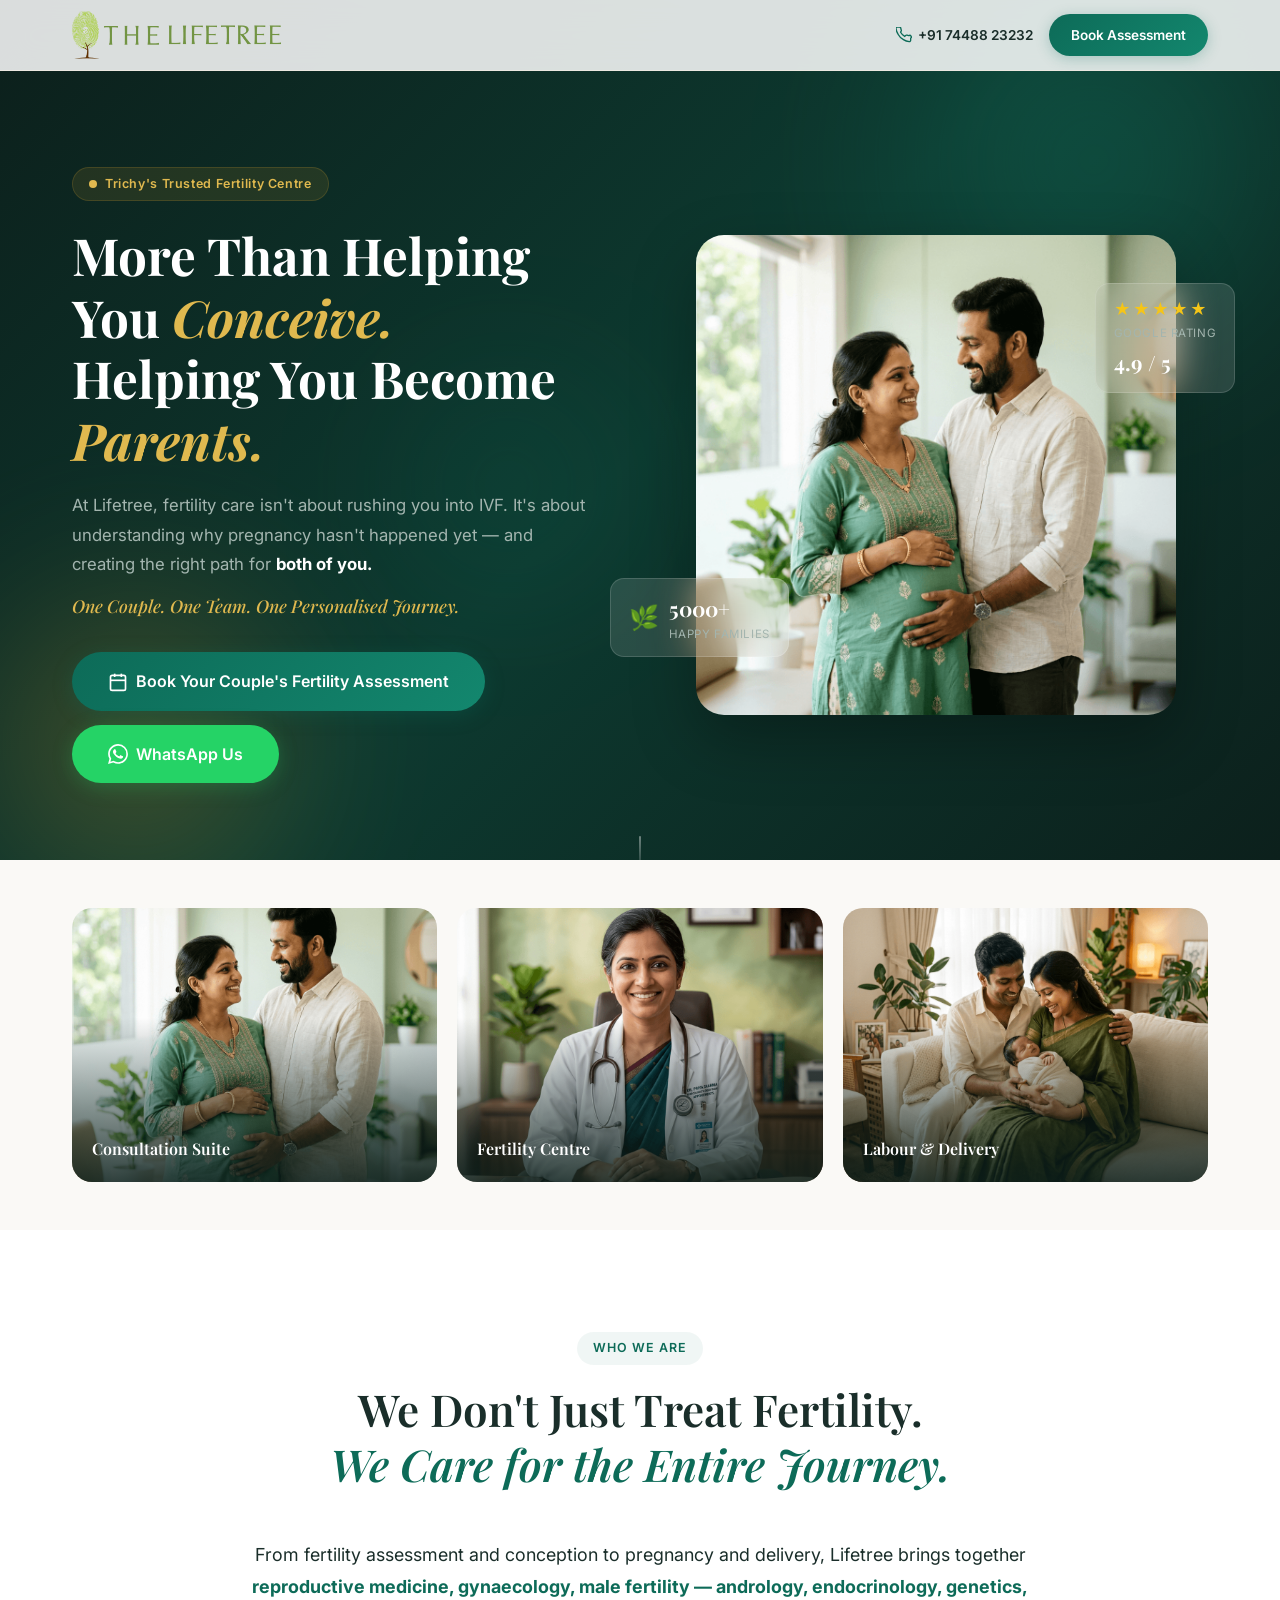
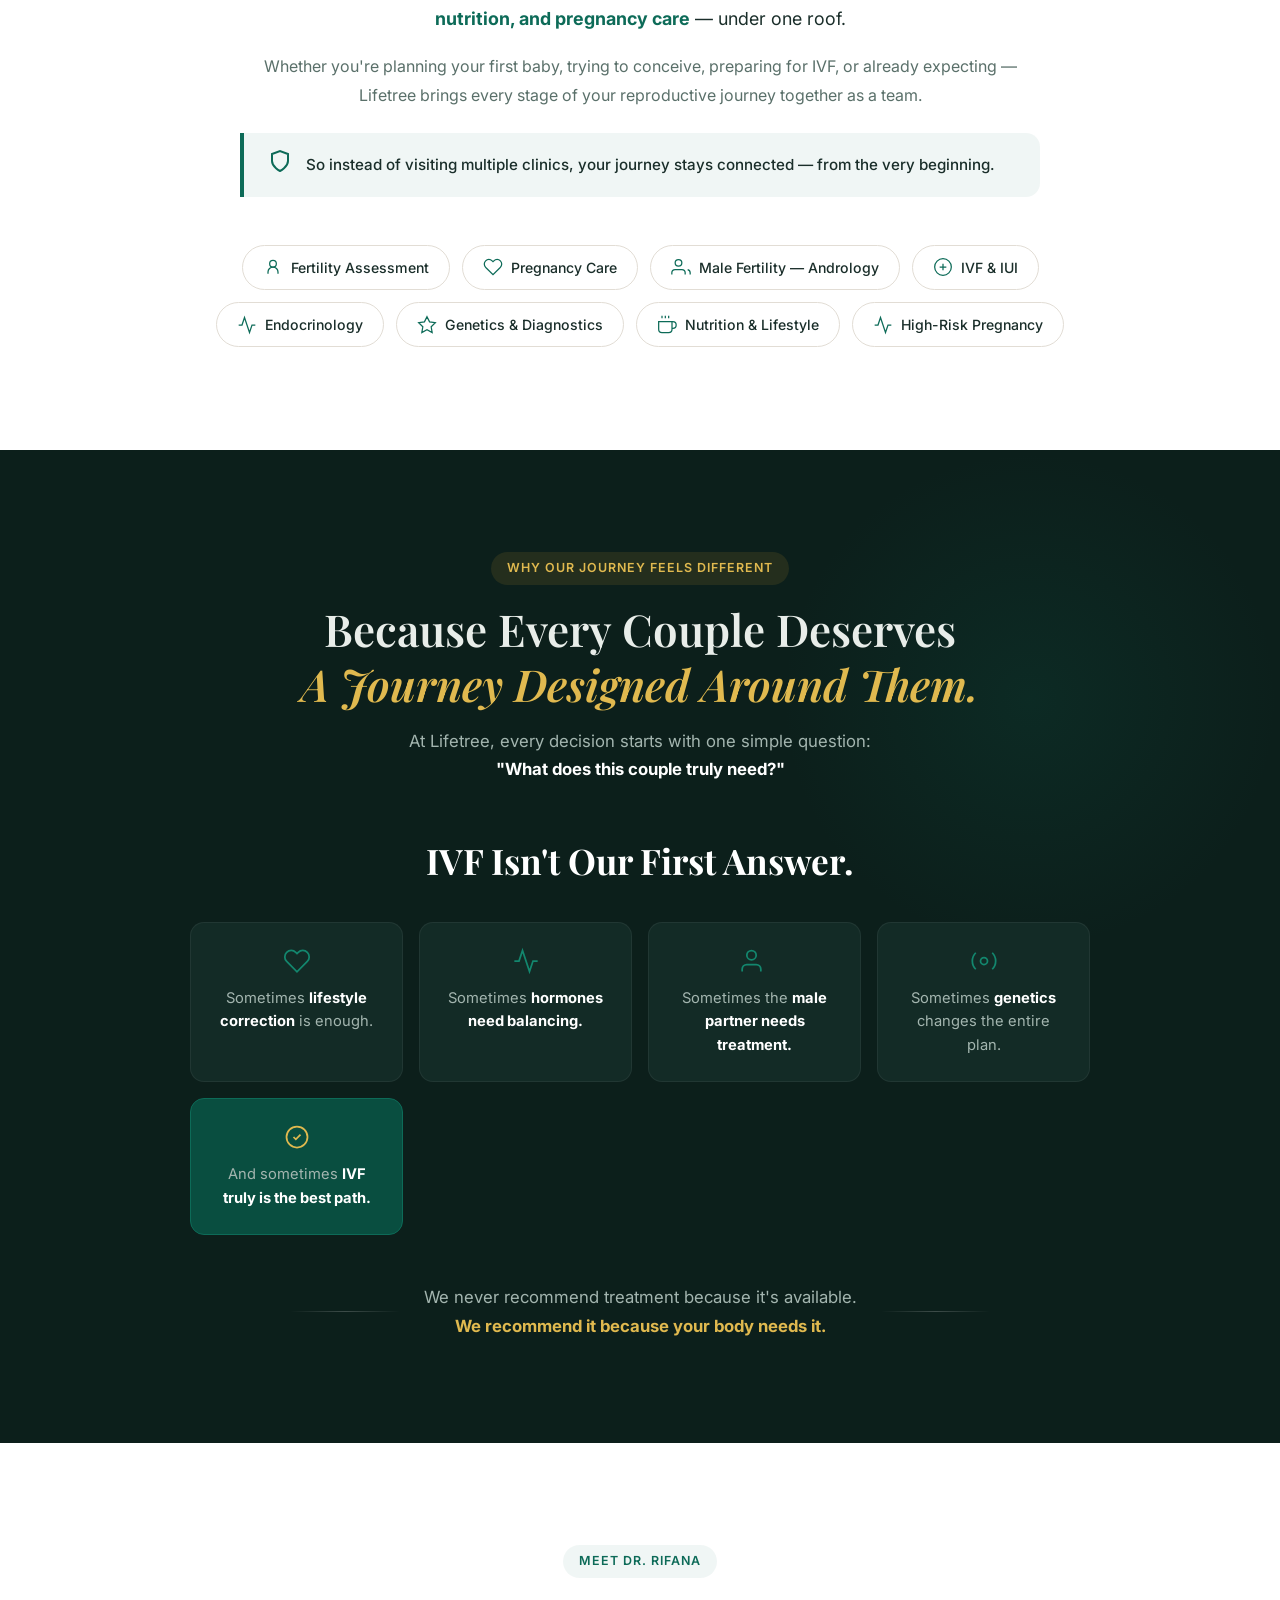
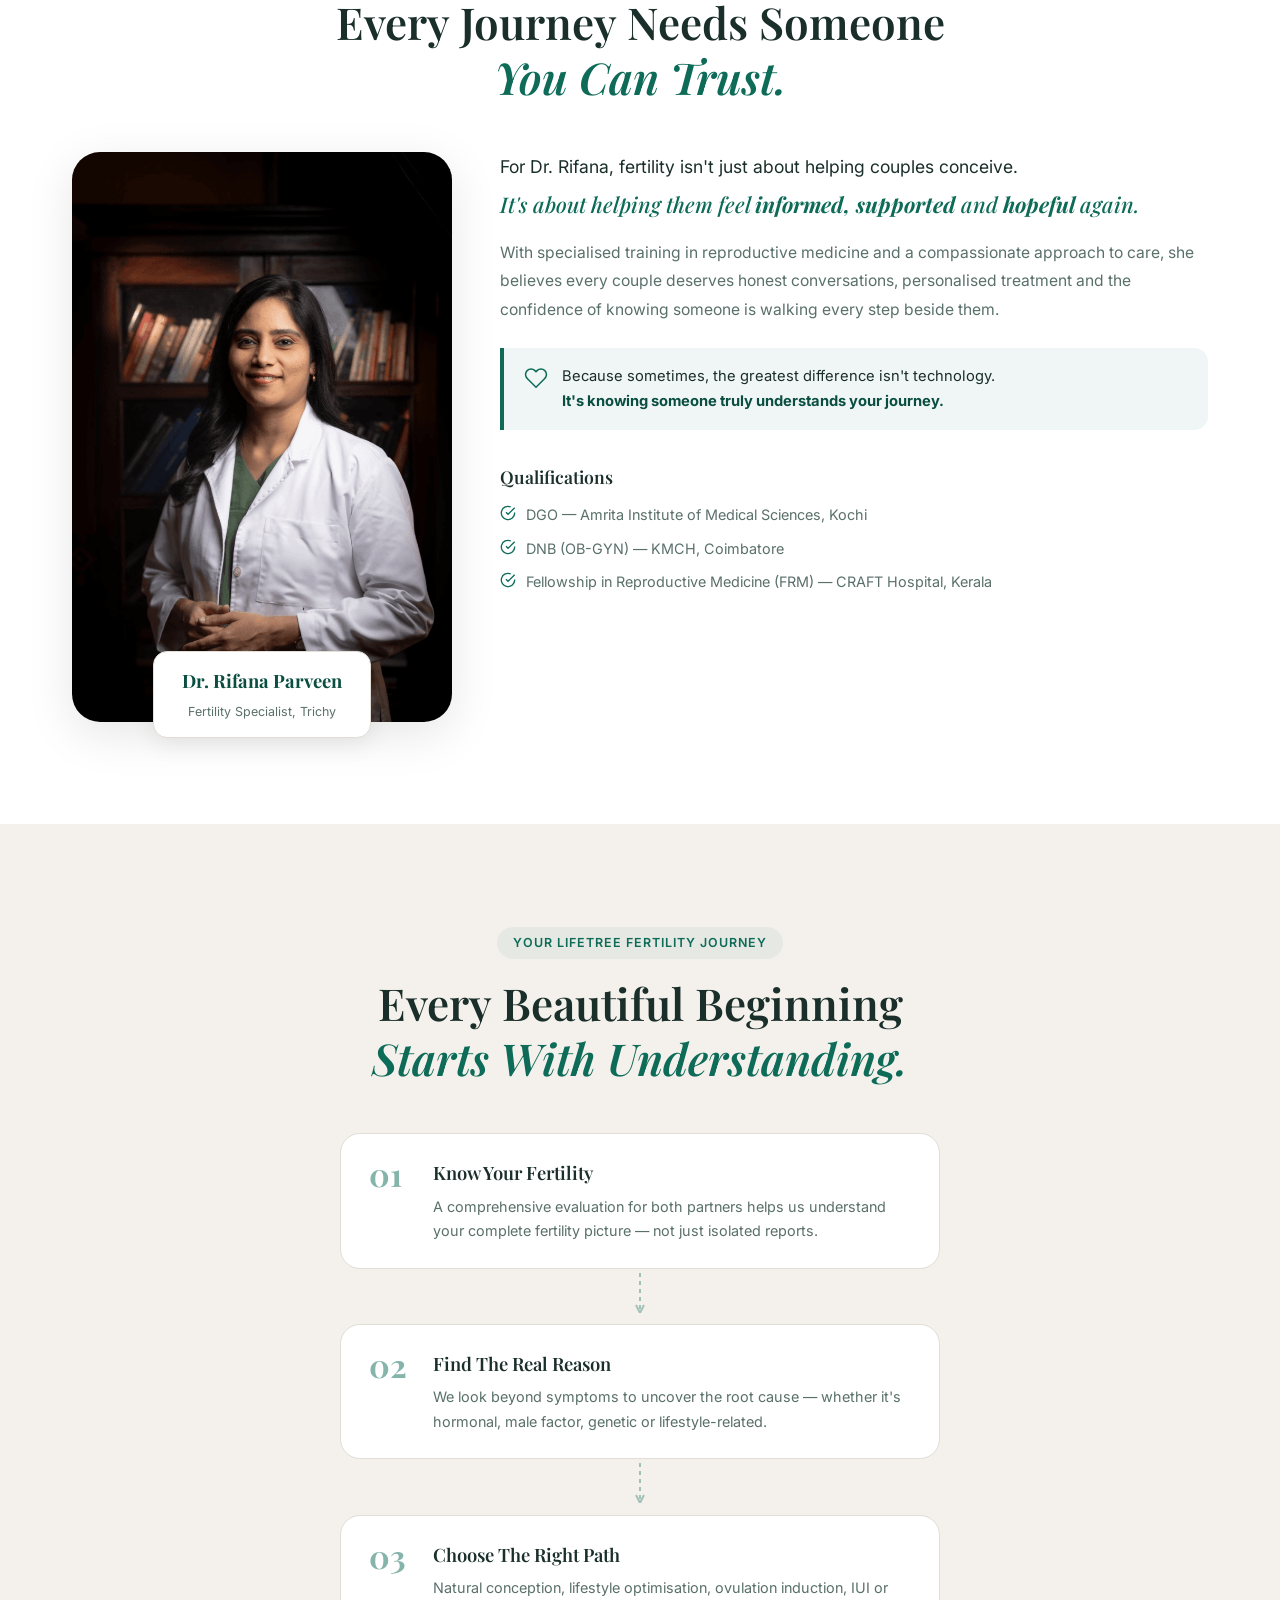
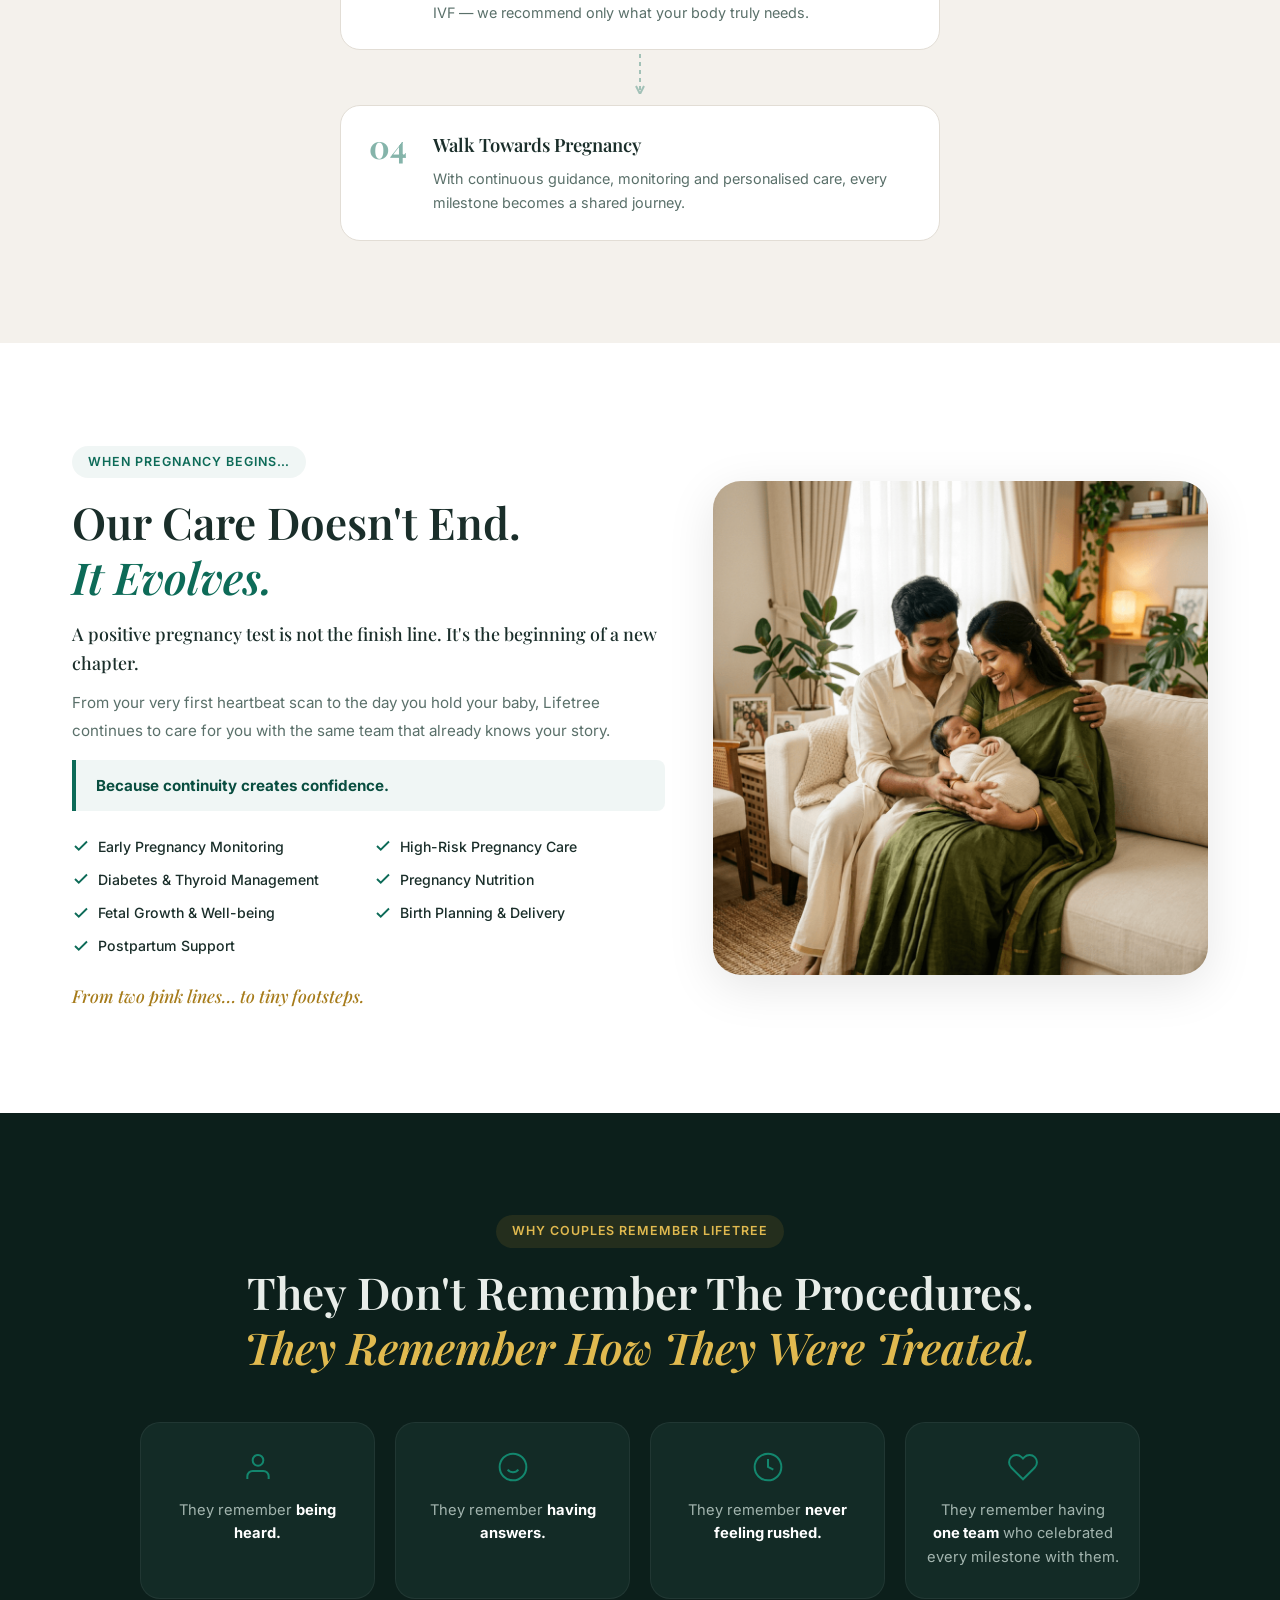
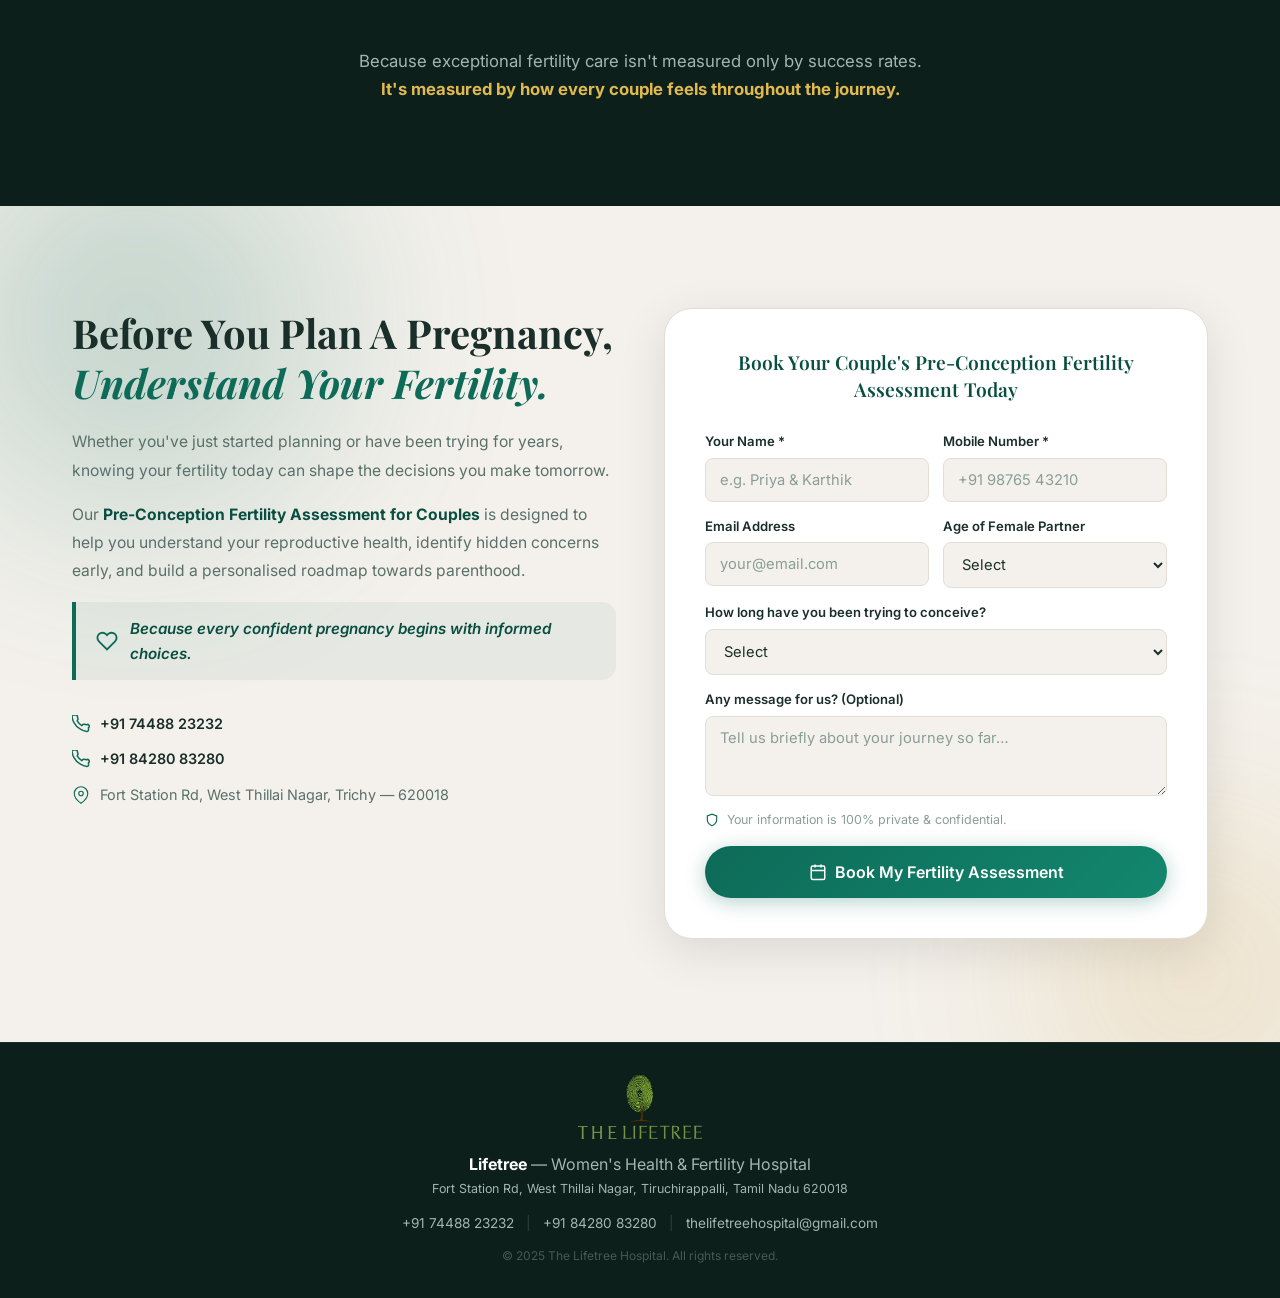
<file: landing.html>
<!DOCTYPE html>
<html lang="en">
<head>
  <meta charset="UTF-8" />
  <meta name="viewport" content="width=device-width, initial-scale=1.0" />
  <meta name="description" content="Book your Couple's Fertility Assessment at Lifetree, Trichy. Personalised fertility care from evaluation to pregnancy — under one expert team led by Dr. Rifana Parveen." />
  <meta name="keywords" content="fertility assessment Trichy, couples fertility, IVF Trichy, Dr Rifana Parveen, Lifetree hospital, fertility specialist Trichy, pregnancy care Trichy" />
  <meta property="og:title" content="Lifetree — Couple's Fertility Assessment | Trichy" />
  <meta property="og:description" content="More than helping you conceive — helping you become parents. Book your personalised fertility assessment today." />
  <meta property="og:type" content="website" />
  <title>Couple's Fertility Assessment | Lifetree — Trichy</title>
  <link rel="preconnect" href="https://fonts.googleapis.com" />
  <link rel="preconnect" href="https://fonts.gstatic.com" crossorigin />
  <link href="https://fonts.googleapis.com/css2?family=Playfair+Display:ital,wght@0,400;0,500;0,600;0,700;1,400;1,500;1,600&family=Inter:wght@300;400;500;600;700&display=swap" rel="stylesheet" />
  <link rel="stylesheet" href="landing.css" />
</head>
<body>

  <!-- ===== STICKY HEADER ===== -->
  <header class="lp-header" id="lp-header">
    <div class="lp-header-inner">
      <a href="#hero" class="lp-logo" aria-label="Lifetree Home">
        <img src="Images/logo.png" alt="Lifetree Logo" class="lp-logo-img" />
      </a>
      <div class="lp-header-actions">
        <a href="tel:+917448823232" class="lp-header-phone" aria-label="Call us">
          <svg width="16" height="16" viewBox="0 0 24 24" fill="none" stroke="currentColor" stroke-width="2"><path d="M22 16.92v3a2 2 0 01-2.18 2 19.79 19.79 0 01-8.63-3.07A19.5 19.5 0 013.07 10.81a19.79 19.79 0 01-3.07-8.67A2 2 0 012.18 0h3a2 2 0 012 1.72c.127.96.361 1.903.7 2.81a2 2 0 01-.45 2.11L6.91 7.91a16 16 0 006.16 6.16l1.27-1.27a2 2 0 012.11-.45c.907.339 1.85.573 2.81.7A2 2 0 0122 16.92z"/></svg>
          <span>+91 74488 23232</span>
        </a>
        <a href="#book" class="lp-header-cta">Book Assessment</a>
      </div>
    </div>
  </header>

  <main>

    <!-- ===== HERO ===== -->
    <section class="lp-hero" id="hero">
      <div class="lp-hero-bg">
        <div class="lp-hero-orb lp-hero-orb-1"></div>
        <div class="lp-hero-orb lp-hero-orb-2"></div>
        <div class="lp-hero-orb lp-hero-orb-3"></div>
      </div>
      <div class="lp-container lp-hero-grid">
        <div class="lp-hero-content">
          <div class="lp-hero-badge">
            <span class="lp-badge-pulse"></span>
            Trichy's Trusted Fertility Centre
          </div>
          <h1 class="lp-hero-h1">
            More Than Helping You <em>Conceive.</em><br/>
            Helping You Become <em>Parents.</em>
          </h1>
          <p class="lp-hero-sub">
            At Lifetree, fertility care isn't about rushing you into IVF. It's about understanding why pregnancy hasn't happened yet — and creating the right path for <strong>both of you.</strong>
          </p>
          <p class="lp-hero-oneliner">One Couple. One Team. One Personalised Journey.</p>
          <div class="lp-hero-ctas">
            <a href="#book" class="lp-btn lp-btn-primary lp-btn-lg" id="hero-cta">
              <svg width="20" height="20" viewBox="0 0 24 24" fill="none" stroke="currentColor" stroke-width="2"><rect x="3" y="4" width="18" height="18" rx="2"/><line x1="16" y1="2" x2="16" y2="6"/><line x1="8" y1="2" x2="8" y2="6"/><line x1="3" y1="10" x2="21" y2="10"/></svg>
              Book Your Couple's Fertility Assessment
            </a>
            <a href="https://wa.me/917448823232?text=Hi%20Lifetree%2C%20I%27d%20like%20to%20book%20a%20Couple%27s%20Fertility%20Assessment" class="lp-btn lp-btn-whatsapp lp-btn-lg" target="_blank" rel="noopener noreferrer">
              <svg width="20" height="20" viewBox="0 0 24 24" fill="currentColor"><path d="M17.472 14.382c-.297-.149-1.758-.867-2.03-.967-.273-.099-.471-.148-.67.15-.197.297-.767.966-.94 1.164-.173.199-.347.223-.644.075-.297-.15-1.255-.463-2.39-1.475-.883-.788-1.48-1.761-1.653-2.059-.173-.297-.018-.458.13-.606.134-.133.298-.347.446-.52.149-.174.198-.298.298-.497.099-.198.05-.371-.025-.52-.075-.149-.669-1.612-.916-2.207-.242-.579-.487-.5-.669-.51-.173-.008-.371-.01-.57-.01-.198 0-.52.074-.792.372-.272.297-1.04 1.016-1.04 2.479 0 1.462 1.065 2.875 1.213 3.074.149.198 2.096 3.2 5.077 4.487.709.306 1.262.489 1.694.625.712.227 1.36.195 1.871.118.571-.085 1.758-.719 2.006-1.413.248-.694.248-1.289.173-1.413-.074-.124-.272-.198-.57-.347m-5.421 7.403h-.004a9.87 9.87 0 01-5.031-1.378l-.361-.214-3.741.982.998-3.648-.235-.374a9.86 9.86 0 01-1.51-5.26c.001-5.45 4.436-9.884 9.888-9.884 2.64 0 5.122 1.03 6.988 2.898a9.825 9.825 0 012.893 6.994c-.003 5.45-4.437 9.884-9.885 9.884m8.413-18.297A11.815 11.815 0 0012.05 0C5.495 0 .16 5.335.157 11.892c0 2.096.547 4.142 1.588 5.945L.057 24l6.305-1.654a11.882 11.882 0 005.683 1.448h.005c6.554 0 11.89-5.335 11.893-11.893a11.821 11.821 0 00-3.48-8.413z"/></svg>
              WhatsApp Us
            </a>
          </div>
        </div>
        <div class="lp-hero-visual">
          <div class="lp-hero-img-wrap">
            <div class="lp-hero-img-glow"></div>
            <!-- Replace with actual couple/hero image -->
            <img src="assets/hero_couple.png" alt="Happy couple on their fertility journey at Lifetree" class="lp-hero-img" />
            <div class="lp-hero-float lp-float-trust">
              <div class="lp-float-icon">🌿</div>
              <div>
                <div class="lp-float-num">5000+</div>
                <div class="lp-float-label">Happy Families</div>
              </div>
            </div>
            <div class="lp-hero-float lp-float-rating">
              <div class="lp-float-stars">★★★★★</div>
              <div class="lp-float-label">Google Rating</div>
              <div class="lp-float-num">4.9 / 5</div>
            </div>
          </div>
        </div>
      </div>
      <div class="lp-scroll-hint" aria-hidden="true">
        <div class="lp-scroll-line"></div>
      </div>
    </section>

    <!-- ===== INFRASTRUCTURE ===== -->
    <section class="lp-infra" id="infrastructure">
      <div class="lp-container">
        <div class="lp-infra-grid anim-reveal">
          <div class="lp-infra-card">
            <!-- Replace src with actual infrastructure image -->
            <img src="assets/hero_couple.png" alt="Lifetree consultation room — modern and welcoming" loading="lazy" />
            <div class="lp-infra-overlay">
              <span>Consultation Suite</span>
            </div>
          </div>
          <div class="lp-infra-card">
            <!-- Replace src with actual infrastructure image -->
            <img src="assets/doctor_female.png" alt="Advanced fertility lab at Lifetree" loading="lazy" />
            <div class="lp-infra-overlay">
              <span>Fertility Centre</span>
            </div>
          </div>
          <div class="lp-infra-card">
            <!-- Replace src with actual infrastructure image -->
            <img src="assets/success_family.png" alt="Lifetree labour and delivery suite" loading="lazy" />
            <div class="lp-infra-overlay">
              <span>Labour & Delivery</span>
            </div>
          </div>
        </div>
      </div>
    </section>

    <!-- ===== WHO WE ARE ===== -->
    <section class="lp-who" id="who">
      <div class="lp-container">
        <div class="lp-section-head anim-reveal">
          <span class="lp-section-tag">Who We Are</span>
          <h2 class="lp-section-title">
            We Don't Just Treat Fertility.<br/>
            <em>We Care for the Entire Journey.</em>
          </h2>
        </div>
        <div class="lp-who-content anim-reveal">
          <p class="lp-who-lead">
            From fertility assessment and conception to pregnancy and delivery, Lifetree brings together <strong>reproductive medicine, gynaecology, male fertility — andrology, endocrinology, genetics, nutrition, and pregnancy care</strong> — under one roof.
          </p>
          <p class="lp-who-text">
            Whether you're planning your first baby, trying to conceive, preparing for IVF, or already expecting — Lifetree brings every stage of your reproductive journey together as a team.
          </p>
          <div class="lp-who-highlight">
            <div class="lp-who-highlight-icon">
              <svg width="24" height="24" viewBox="0 0 24 24" fill="none" stroke="currentColor" stroke-width="2"><path d="M12 22s8-4 8-10V5l-8-3-8 3v7c0 6 8 10 8 10z"/></svg>
            </div>
            <p>So instead of visiting multiple clinics, your journey stays connected — from the very beginning.</p>
          </div>
        </div>
        <!-- Services Grid -->
        <div class="lp-services-grid anim-reveal">
          <div class="lp-service-pill">
            <svg width="20" height="20" viewBox="0 0 24 24" fill="none" stroke="currentColor" stroke-width="1.5"><circle cx="12" cy="8" r="4"/><path d="M6 20v-2a6 6 0 0112 0v2"/></svg>
            <span>Fertility Assessment</span>
          </div>
          <div class="lp-service-pill">
            <svg width="20" height="20" viewBox="0 0 24 24" fill="none" stroke="currentColor" stroke-width="1.5"><path d="M20.84 4.61a5.5 5.5 0 00-7.78 0L12 5.67l-1.06-1.06a5.5 5.5 0 00-7.78 7.78l1.06 1.06L12 21.23l7.78-7.78 1.06-1.06a5.5 5.5 0 000-7.78z"/></svg>
            <span>Pregnancy Care</span>
          </div>
          <div class="lp-service-pill">
            <svg width="20" height="20" viewBox="0 0 24 24" fill="none" stroke="currentColor" stroke-width="1.5"><path d="M17 21v-2a4 4 0 00-4-4H5a4 4 0 00-4 4v2"/><circle cx="9" cy="7" r="4"/><path d="M23 21v-2a4 4 0 00-3-3.87"/></svg>
            <span>Male Fertility — Andrology</span>
          </div>
          <div class="lp-service-pill">
            <svg width="20" height="20" viewBox="0 0 24 24" fill="none" stroke="currentColor" stroke-width="1.5"><circle cx="12" cy="12" r="10"/><path d="M8 12h8M12 8v8"/></svg>
            <span>IVF & IUI</span>
          </div>
          <div class="lp-service-pill">
            <svg width="20" height="20" viewBox="0 0 24 24" fill="none" stroke="currentColor" stroke-width="1.5"><polyline points="22 12 18 12 15 21 9 3 6 12 2 12"/></svg>
            <span>Endocrinology</span>
          </div>
          <div class="lp-service-pill">
            <svg width="20" height="20" viewBox="0 0 24 24" fill="none" stroke="currentColor" stroke-width="1.5"><path d="M12 2l3.09 6.26L22 9.27l-5 4.87 1.18 6.88L12 17.77l-6.18 3.25L7 14.14 2 9.27l6.91-1.01L12 2z"/></svg>
            <span>Genetics & Diagnostics</span>
          </div>
          <div class="lp-service-pill">
            <svg width="20" height="20" viewBox="0 0 24 24" fill="none" stroke="currentColor" stroke-width="1.5"><path d="M18 8h1a4 4 0 010 8h-1M2 8h16v9a4 4 0 01-4 4H6a4 4 0 01-4-4V8z"/><line x1="6" y1="1" x2="6" y2="4"/><line x1="10" y1="1" x2="10" y2="4"/><line x1="14" y1="1" x2="14" y2="4"/></svg>
            <span>Nutrition & Lifestyle</span>
          </div>
          <div class="lp-service-pill">
            <svg width="20" height="20" viewBox="0 0 24 24" fill="none" stroke="currentColor" stroke-width="1.5"><path d="M22 12h-4l-3 9L9 3l-3 9H2"/></svg>
            <span>High-Risk Pregnancy</span>
          </div>
        </div>
      </div>
    </section>

    <!-- ===== WHY DIFFERENT ===== -->
    <section class="lp-why" id="why-different">
      <div class="lp-container">
        <div class="lp-section-head anim-reveal">
          <span class="lp-section-tag">Why Our Journey Feels Different</span>
          <h2 class="lp-section-title">
            Because Every Couple Deserves<br/>
            <em>A Journey Designed Around Them.</em>
          </h2>
          <p class="lp-section-sub">
            At Lifetree, every decision starts with one simple question:<br/>
            <strong>"What does this couple truly need?"</strong>
          </p>
        </div>
        <div class="lp-why-main anim-reveal">
          <div class="lp-why-statement">
            <h3>IVF Isn't Our First Answer.</h3>
          </div>
          <div class="lp-why-reasons">
            <div class="lp-why-card">
              <div class="lp-why-card-icon">
                <svg width="28" height="28" viewBox="0 0 24 24" fill="none" stroke="currentColor" stroke-width="1.5"><path d="M20.84 4.61a5.5 5.5 0 00-7.78 0L12 5.67l-1.06-1.06a5.5 5.5 0 00-7.78 7.78l1.06 1.06L12 21.23l7.78-7.78 1.06-1.06a5.5 5.5 0 000-7.78z"/></svg>
              </div>
              <p>Sometimes <strong>lifestyle correction</strong> is enough.</p>
            </div>
            <div class="lp-why-card">
              <div class="lp-why-card-icon">
                <svg width="28" height="28" viewBox="0 0 24 24" fill="none" stroke="currentColor" stroke-width="1.5"><polyline points="22 12 18 12 15 21 9 3 6 12 2 12"/></svg>
              </div>
              <p>Sometimes <strong>hormones need balancing.</strong></p>
            </div>
            <div class="lp-why-card">
              <div class="lp-why-card-icon">
                <svg width="28" height="28" viewBox="0 0 24 24" fill="none" stroke="currentColor" stroke-width="1.5"><path d="M17 21v-2a4 4 0 00-4-4H5a4 4 0 00-4 4v2"/><circle cx="9" cy="7" r="4"/></svg>
              </div>
              <p>Sometimes the <strong>male partner needs treatment.</strong></p>
            </div>
            <div class="lp-why-card">
              <div class="lp-why-card-icon">
                <svg width="28" height="28" viewBox="0 0 24 24" fill="none" stroke="currentColor" stroke-width="1.5"><circle cx="12" cy="12" r="3"/><path d="M19.07 4.93a10 10 0 010 14.14M4.93 4.93a10 10 0 000 14.14"/></svg>
              </div>
              <p>Sometimes <strong>genetics</strong> changes the entire plan.</p>
            </div>
            <div class="lp-why-card lp-why-card-accent">
              <div class="lp-why-card-icon">
                <svg width="28" height="28" viewBox="0 0 24 24" fill="none" stroke="currentColor" stroke-width="1.5"><path d="M9 12l2 2 4-4m6 2a9 9 0 11-18 0 9 9 0 0118 0z"/></svg>
              </div>
              <p>And sometimes <strong>IVF truly is the best path.</strong></p>
            </div>
          </div>
        </div>
        <div class="lp-why-promise anim-reveal">
          <div class="lp-promise-line"></div>
          <p class="lp-promise-text">
            We never recommend treatment because it's available.<br/>
            <strong>We recommend it because your body needs it.</strong>
          </p>
          <div class="lp-promise-line"></div>
        </div>
      </div>
    </section>

    <!-- ===== DR. RIFANA ===== -->
    <section class="lp-doctor" id="doctor">
      <div class="lp-container">
        <div class="lp-section-head anim-reveal">
          <span class="lp-section-tag">Meet Dr. Rifana</span>
          <h2 class="lp-section-title">
            Every Journey Needs Someone<br/>
            <em>You Can Trust.</em>
          </h2>
        </div>
        <div class="lp-doctor-grid anim-reveal">
          <div class="lp-doctor-photo">
            <!-- Replace with actual Dr. Rifana photo -->
            <img src="Images/image.png" alt="Dr. Rifana Parveen — Fertility Specialist, Trichy" loading="lazy" />
            <div class="lp-doctor-name-card">
              <h3>Dr. Rifana Parveen</h3>
              <span>Fertility Specialist, Trichy</span>
            </div>
          </div>
          <div class="lp-doctor-info">
            <p class="lp-doctor-intro">
              For Dr. Rifana, fertility isn't just about helping couples conceive.
            </p>
            <p class="lp-doctor-quote">
              It's about helping them feel <strong>informed, supported</strong> and <strong>hopeful</strong> again.
            </p>
            <p class="lp-doctor-text">
              With specialised training in reproductive medicine and a compassionate approach to care, she believes every couple deserves honest conversations, personalised treatment and the confidence of knowing someone is walking every step beside them.
            </p>
            <div class="lp-doctor-philosophy">
              <svg width="24" height="24" viewBox="0 0 24 24" fill="none" stroke="currentColor" stroke-width="1.5"><path d="M20.84 4.61a5.5 5.5 0 00-7.78 0L12 5.67l-1.06-1.06a5.5 5.5 0 00-7.78 7.78l1.06 1.06L12 21.23l7.78-7.78 1.06-1.06a5.5 5.5 0 000-7.78z"/></svg>
              <p>Because sometimes, the greatest difference isn't technology.<br/><strong>It's knowing someone truly understands your journey.</strong></p>
            </div>
            <div class="lp-doctor-quals">
              <h4>Qualifications</h4>
              <ul>
                <li>
                  <svg width="16" height="16" viewBox="0 0 24 24" fill="none" stroke="currentColor" stroke-width="2"><path d="M22 11.08V12a10 10 0 11-5.93-9.14"/><polyline points="22 4 12 14.01 9 11.01"/></svg>
                  DGO — Amrita Institute of Medical Sciences, Kochi
                </li>
                <li>
                  <svg width="16" height="16" viewBox="0 0 24 24" fill="none" stroke="currentColor" stroke-width="2"><path d="M22 11.08V12a10 10 0 11-5.93-9.14"/><polyline points="22 4 12 14.01 9 11.01"/></svg>
                  DNB (OB-GYN) — KMCH, Coimbatore
                </li>
                <li>
                  <svg width="16" height="16" viewBox="0 0 24 24" fill="none" stroke="currentColor" stroke-width="2"><path d="M22 11.08V12a10 10 0 11-5.93-9.14"/><polyline points="22 4 12 14.01 9 11.01"/></svg>
                  Fellowship in Reproductive Medicine (FRM) — CRAFT Hospital, Kerala
                </li>
              </ul>
            </div>
          </div>
        </div>
      </div>
    </section>

    <!-- ===== FERTILITY JOURNEY ===== -->
    <section class="lp-journey" id="journey">
      <div class="lp-container">
        <div class="lp-section-head anim-reveal">
          <span class="lp-section-tag">Your Lifetree Fertility Journey</span>
          <h2 class="lp-section-title">
            Every Beautiful Beginning<br/>
            <em>Starts With Understanding.</em>
          </h2>
        </div>
        <div class="lp-journey-steps anim-reveal">
          <div class="lp-journey-step">
            <div class="lp-step-number">01</div>
            <div class="lp-step-content">
              <h3>Know Your Fertility</h3>
              <p>A comprehensive evaluation for both partners helps us understand your complete fertility picture — not just isolated reports.</p>
            </div>
          </div>
          <div class="lp-journey-connector"><svg width="24" height="40" viewBox="0 0 24 40"><path d="M12 0 L12 40" stroke="currentColor" stroke-width="2" stroke-dasharray="4 4" fill="none"/><path d="M8 32 L12 40 L16 32" stroke="currentColor" stroke-width="2" fill="none"/></svg></div>
          <div class="lp-journey-step">
            <div class="lp-step-number">02</div>
            <div class="lp-step-content">
              <h3>Find The Real Reason</h3>
              <p>We look beyond symptoms to uncover the root cause — whether it's hormonal, male factor, genetic or lifestyle-related.</p>
            </div>
          </div>
          <div class="lp-journey-connector"><svg width="24" height="40" viewBox="0 0 24 40"><path d="M12 0 L12 40" stroke="currentColor" stroke-width="2" stroke-dasharray="4 4" fill="none"/><path d="M8 32 L12 40 L16 32" stroke="currentColor" stroke-width="2" fill="none"/></svg></div>
          <div class="lp-journey-step">
            <div class="lp-step-number">03</div>
            <div class="lp-step-content">
              <h3>Choose The Right Path</h3>
              <p>Natural conception, lifestyle optimisation, ovulation induction, IUI or IVF — we recommend only what your body truly needs.</p>
            </div>
          </div>
          <div class="lp-journey-connector"><svg width="24" height="40" viewBox="0 0 24 40"><path d="M12 0 L12 40" stroke="currentColor" stroke-width="2" stroke-dasharray="4 4" fill="none"/><path d="M8 32 L12 40 L16 32" stroke="currentColor" stroke-width="2" fill="none"/></svg></div>
          <div class="lp-journey-step">
            <div class="lp-step-number">04</div>
            <div class="lp-step-content">
              <h3>Walk Towards Pregnancy</h3>
              <p>With continuous guidance, monitoring and personalised care, every milestone becomes a shared journey.</p>
            </div>
          </div>
        </div>
      </div>
    </section>

    <!-- ===== PREGNANCY CARE ===== -->
    <section class="lp-pregnancy" id="pregnancy-care">
      <div class="lp-container">
        <div class="lp-pregnancy-grid">
          <div class="lp-pregnancy-content anim-reveal">
            <span class="lp-section-tag">When Pregnancy Begins…</span>
            <h2 class="lp-section-title">
              Our Care Doesn't End.<br/>
              <em>It Evolves.</em>
            </h2>
            <p class="lp-pregnancy-lead">
              A positive pregnancy test is not the finish line. It's the beginning of a new chapter.
            </p>
            <p class="lp-pregnancy-text">
              From your very first heartbeat scan to the day you hold your baby, Lifetree continues to care for you with the same team that already knows your story.
            </p>
            <div class="lp-pregnancy-highlight">
              <strong>Because continuity creates confidence.</strong>
            </div>
            <ul class="lp-pregnancy-list">
              <li><svg width="18" height="18" viewBox="0 0 24 24" fill="none" stroke="currentColor" stroke-width="2.5"><polyline points="20 6 9 17 4 12"/></svg> Early Pregnancy Monitoring</li>
              <li><svg width="18" height="18" viewBox="0 0 24 24" fill="none" stroke="currentColor" stroke-width="2.5"><polyline points="20 6 9 17 4 12"/></svg> High-Risk Pregnancy Care</li>
              <li><svg width="18" height="18" viewBox="0 0 24 24" fill="none" stroke="currentColor" stroke-width="2.5"><polyline points="20 6 9 17 4 12"/></svg> Diabetes & Thyroid Management</li>
              <li><svg width="18" height="18" viewBox="0 0 24 24" fill="none" stroke="currentColor" stroke-width="2.5"><polyline points="20 6 9 17 4 12"/></svg> Pregnancy Nutrition</li>
              <li><svg width="18" height="18" viewBox="0 0 24 24" fill="none" stroke="currentColor" stroke-width="2.5"><polyline points="20 6 9 17 4 12"/></svg> Fetal Growth & Well-being</li>
              <li><svg width="18" height="18" viewBox="0 0 24 24" fill="none" stroke="currentColor" stroke-width="2.5"><polyline points="20 6 9 17 4 12"/></svg> Birth Planning & Delivery</li>
              <li><svg width="18" height="18" viewBox="0 0 24 24" fill="none" stroke="currentColor" stroke-width="2.5"><polyline points="20 6 9 17 4 12"/></svg> Postpartum Support</li>
            </ul>
            <p class="lp-pregnancy-poetic">From two pink lines… to tiny footsteps.</p>
          </div>
          <div class="lp-pregnancy-visual anim-reveal">
            <!-- Replace with actual pregnancy care / labour room image -->
            <img src="assets/success_family.png" alt="Lifetree pregnancy care and delivery suite" loading="lazy" />
          </div>
        </div>
      </div>
    </section>

    <!-- ===== WHY COUPLES REMEMBER ===== -->
    <section class="lp-remember" id="remember">
      <div class="lp-container">
        <div class="lp-section-head anim-reveal">
          <span class="lp-section-tag">Why Couples Remember Lifetree</span>
          <h2 class="lp-section-title">
            They Don't Remember The Procedures.<br/>
            <em>They Remember How They Were Treated.</em>
          </h2>
        </div>
        <div class="lp-remember-cards anim-reveal">
          <div class="lp-remember-card">
            <div class="lp-remember-icon">
              <svg width="32" height="32" viewBox="0 0 24 24" fill="none" stroke="currentColor" stroke-width="1.5"><path d="M20 21v-2a4 4 0 00-4-4H8a4 4 0 00-4 4v2"/><circle cx="12" cy="7" r="4"/></svg>
            </div>
            <p>They remember <strong>being heard.</strong></p>
          </div>
          <div class="lp-remember-card">
            <div class="lp-remember-icon">
              <svg width="32" height="32" viewBox="0 0 24 24" fill="none" stroke="currentColor" stroke-width="1.5"><circle cx="12" cy="12" r="10"/><path d="M8 14s1.5 2 4 2 4-2 4-2"/><line x1="9" y1="9" x2="9.01" y2="9"/><line x1="15" y1="9" x2="15.01" y2="9"/></svg>
            </div>
            <p>They remember <strong>having answers.</strong></p>
          </div>
          <div class="lp-remember-card">
            <div class="lp-remember-icon">
              <svg width="32" height="32" viewBox="0 0 24 24" fill="none" stroke="currentColor" stroke-width="1.5"><circle cx="12" cy="12" r="10"/><polyline points="12 6 12 12 16 14"/></svg>
            </div>
            <p>They remember <strong>never feeling rushed.</strong></p>
          </div>
          <div class="lp-remember-card">
            <div class="lp-remember-icon">
              <svg width="32" height="32" viewBox="0 0 24 24" fill="none" stroke="currentColor" stroke-width="1.5"><path d="M20.84 4.61a5.5 5.5 0 00-7.78 0L12 5.67l-1.06-1.06a5.5 5.5 0 00-7.78 7.78l1.06 1.06L12 21.23l7.78-7.78 1.06-1.06a5.5 5.5 0 000-7.78z"/></svg>
            </div>
            <p>They remember having <strong>one team</strong> who celebrated every milestone with them.</p>
          </div>
        </div>
        <div class="lp-remember-bottom anim-reveal">
          <p>Because exceptional fertility care isn't measured only by success rates.<br/><strong>It's measured by how every couple feels throughout the journey.</strong></p>
        </div>
      </div>
    </section>

    <!-- ===== FINAL CTA / BOOKING FORM ===== -->
    <section class="lp-cta-final" id="book">
      <div class="lp-cta-bg">
        <div class="lp-cta-orb lp-cta-orb-1"></div>
        <div class="lp-cta-orb lp-cta-orb-2"></div>
      </div>
      <div class="lp-container">
        <div class="lp-cta-grid">
          <div class="lp-cta-content anim-reveal">
            <h2 class="lp-cta-title">
              Before You Plan A Pregnancy,<br/>
              <em>Understand Your Fertility.</em>
            </h2>
            <p class="lp-cta-text">
              Whether you've just started planning or have been trying for years, knowing your fertility today can shape the decisions you make tomorrow.
            </p>
            <p class="lp-cta-text">
              Our <strong>Pre-Conception Fertility Assessment for Couples</strong> is designed to help you understand your reproductive health, identify hidden concerns early, and build a personalised roadmap towards parenthood.
            </p>
            <div class="lp-cta-highlight">
              <svg width="22" height="22" viewBox="0 0 24 24" fill="none" stroke="currentColor" stroke-width="2"><path d="M20.84 4.61a5.5 5.5 0 00-7.78 0L12 5.67l-1.06-1.06a5.5 5.5 0 00-7.78 7.78l1.06 1.06L12 21.23l7.78-7.78 1.06-1.06a5.5 5.5 0 000-7.78z"/></svg>
              <p>Because every confident pregnancy begins with informed choices.</p>
            </div>
            <div class="lp-cta-contact-info">
              <div class="lp-cta-contact-item">
                <svg width="18" height="18" viewBox="0 0 24 24" fill="none" stroke="currentColor" stroke-width="2"><path d="M22 16.92v3a2 2 0 01-2.18 2 19.79 19.79 0 01-8.63-3.07A19.5 19.5 0 013.07 10.81a19.79 19.79 0 01-3.07-8.67A2 2 0 012.18 0h3a2 2 0 012 1.72c.127.96.361 1.903.7 2.81a2 2 0 01-.45 2.11L6.91 7.91a16 16 0 006.16 6.16l1.27-1.27a2 2 0 012.11-.45c.907.339 1.85.573 2.81.7A2 2 0 0122 16.92z"/></svg>
                <a href="tel:+917448823232">+91 74488 23232</a>
              </div>
              <div class="lp-cta-contact-item">
                <svg width="18" height="18" viewBox="0 0 24 24" fill="none" stroke="currentColor" stroke-width="2"><path d="M22 16.92v3a2 2 0 01-2.18 2 19.79 19.79 0 01-8.63-3.07A19.5 19.5 0 013.07 10.81a19.79 19.79 0 01-3.07-8.67A2 2 0 012.18 0h3a2 2 0 012 1.72c.127.96.361 1.903.7 2.81a2 2 0 01-.45 2.11L6.91 7.91a16 16 0 006.16 6.16l1.27-1.27a2 2 0 012.11-.45c.907.339 1.85.573 2.81.7A2 2 0 0122 16.92z"/></svg>
                <a href="tel:+918428083280">+91 84280 83280</a>
              </div>
              <div class="lp-cta-contact-item">
                <svg width="18" height="18" viewBox="0 0 24 24" fill="none" stroke="currentColor" stroke-width="1.5"><path d="M21 10c0 7-9 13-9 13s-9-6-9-13a9 9 0 0118 0z"/><circle cx="12" cy="10" r="3"/></svg>
                <span>Fort Station Rd, West Thillai Nagar, Trichy — 620018</span>
              </div>
            </div>
          </div>
          <div class="lp-cta-form-wrap anim-reveal">
            <form class="lp-form" id="lp-form" novalidate>
              <h3 class="lp-form-title">Book Your Couple's Pre-Conception Fertility Assessment Today</h3>
              <div class="lp-form-row">
                <div class="lp-form-group">
                  <label for="lp-name">Your Name *</label>
                  <input type="text" id="lp-name" name="name" placeholder="e.g. Priya & Karthik" required autocomplete="name" />
                </div>
                <div class="lp-form-group">
                  <label for="lp-phone">Mobile Number *</label>
                  <input type="tel" id="lp-phone" name="phone" placeholder="+91 98765 43210" required autocomplete="tel" />
                </div>
              </div>
              <div class="lp-form-row">
                <div class="lp-form-group">
                  <label for="lp-email">Email Address</label>
                  <input type="email" id="lp-email" name="email" placeholder="your@email.com" autocomplete="email" />
                </div>
                <div class="lp-form-group">
                  <label for="lp-age">Age of Female Partner</label>
                  <select id="lp-age" name="age">
                    <option value="">Select</option>
                    <option value="under-25">Under 25</option>
                    <option value="25-30">25–30</option>
                    <option value="30-35">30–35</option>
                    <option value="35-40">35–40</option>
                    <option value="above-40">Above 40</option>
                  </select>
                </div>
              </div>
              <div class="lp-form-group">
                <label for="lp-trying">How long have you been trying to conceive?</label>
                <select id="lp-trying" name="trying_duration">
                  <option value="">Select</option>
                  <option value="just-started">Just started planning</option>
                  <option value="6-months">Less than 6 months</option>
                  <option value="6-12">6–12 months</option>
                  <option value="1-2-years">1–2 years</option>
                  <option value="2-plus">More than 2 years</option>
                </select>
              </div>
              <div class="lp-form-group">
                <label for="lp-message">Any message for us? (Optional)</label>
                <textarea id="lp-message" name="message" rows="3" placeholder="Tell us briefly about your journey so far…"></textarea>
              </div>
              <div class="lp-form-privacy">
                <svg width="14" height="14" viewBox="0 0 24 24" fill="none" stroke="currentColor" stroke-width="2"><path d="M12 22s8-4 8-10V5l-8-3-8 3v7c0 6 8 10 8 10z"/></svg>
                Your information is 100% private & confidential.
              </div>
              <button type="submit" class="lp-btn lp-btn-primary lp-btn-full" id="lp-submit">
                <svg width="18" height="18" viewBox="0 0 24 24" fill="none" stroke="currentColor" stroke-width="2"><rect x="3" y="4" width="18" height="18" rx="2"/><line x1="16" y1="2" x2="16" y2="6"/><line x1="8" y1="2" x2="8" y2="6"/><line x1="3" y1="10" x2="21" y2="10"/></svg>
                Book My Fertility Assessment
              </button>
              <div class="lp-form-success" id="lp-form-success" hidden>
                <svg width="28" height="28" viewBox="0 0 24 24" fill="none" stroke="currentColor" stroke-width="2"><path d="M22 11.08V12a10 10 0 11-5.93-9.14"/><polyline points="22 4 12 14.01 9 11.01"/></svg>
                <h4>Thank You!</h4>
                <p>We've received your details. Our team will reach out within 24 hours to confirm your assessment.</p>
              </div>
            </form>
          </div>
        </div>
      </div>
    </section>

  </main>

  <!-- ===== MINI FOOTER ===== -->
  <footer class="lp-footer">
    <div class="lp-container">
      <div class="lp-footer-inner">
        <div class="lp-footer-brand">
          <img src="Images/footer logo.png" alt="Lifetree Logo" class="lp-footer-logo-img" />
          <div>
            <strong>Lifetree</strong> — Women's Health & Fertility Hospital
            <p>Fort Station Rd, West Thillai Nagar, Tiruchirappalli, Tamil Nadu 620018</p>
          </div>
        </div>
        <div class="lp-footer-links">
          <a href="tel:+917448823232">+91 74488 23232</a>
          <span class="lp-footer-sep">|</span>
          <a href="tel:+918428083280">+91 84280 83280</a>
          <span class="lp-footer-sep">|</span>
          <a href="mailto:thelifetreehospital@gmail.com">thelifetreehospital@gmail.com</a>
        </div>
        <p class="lp-footer-copy">© 2025 The Lifetree Hospital. All rights reserved.</p>
      </div>
    </div>
  </footer>

  <!-- ===== FLOATING BUTTONS ===== -->
  <div class="lp-fab-group" id="lp-fabs">
    <a href="https://wa.me/917448823232?text=Hi%20Lifetree%2C%20I%27d%20like%20to%20book%20a%20Couple%27s%20Fertility%20Assessment" class="lp-fab lp-fab-wa" target="_blank" rel="noopener noreferrer" aria-label="WhatsApp">
      <svg width="26" height="26" viewBox="0 0 24 24" fill="currentColor"><path d="M17.472 14.382c-.297-.149-1.758-.867-2.03-.967-.273-.099-.471-.148-.67.15-.197.297-.767.966-.94 1.164-.173.199-.347.223-.644.075-.297-.15-1.255-.463-2.39-1.475-.883-.788-1.48-1.761-1.653-2.059-.173-.297-.018-.458.13-.606.134-.133.298-.347.446-.52.149-.174.198-.298.298-.497.099-.198.05-.371-.025-.52-.075-.149-.669-1.612-.916-2.207-.242-.579-.487-.5-.669-.51-.173-.008-.371-.01-.57-.01-.198 0-.52.074-.792.372-.272.297-1.04 1.016-1.04 2.479 0 1.462 1.065 2.875 1.213 3.074.149.198 2.096 3.2 5.077 4.487.709.306 1.262.489 1.694.625.712.227 1.36.195 1.871.118.571-.085 1.758-.719 2.006-1.413.248-.694.248-1.289.173-1.413-.074-.124-.272-.198-.57-.347m-5.421 7.403h-.004a9.87 9.87 0 01-5.031-1.378l-.361-.214-3.741.982.998-3.648-.235-.374a9.86 9.86 0 01-1.51-5.26c.001-5.45 4.436-9.884 9.888-9.884 2.64 0 5.122 1.03 6.988 2.898a9.825 9.825 0 012.893 6.994c-.003 5.45-4.437 9.884-9.885 9.884m8.413-18.297A11.815 11.815 0 0012.05 0C5.495 0 .16 5.335.157 11.892c0 2.096.547 4.142 1.588 5.945L.057 24l6.305-1.654a11.882 11.882 0 005.683 1.448h.005c6.554 0 11.89-5.335 11.893-11.893a11.821 11.821 0 00-3.48-8.413z"/></svg>
    </a>
    <a href="tel:+917448823232" class="lp-fab lp-fab-call" aria-label="Call Now">
      <svg width="22" height="22" viewBox="0 0 24 24" fill="none" stroke="currentColor" stroke-width="2"><path d="M22 16.92v3a2 2 0 01-2.18 2 19.79 19.79 0 01-8.63-3.07A19.5 19.5 0 013.07 10.81a19.79 19.79 0 01-3.07-8.67A2 2 0 012.18 0h3a2 2 0 012 1.72c.127.96.361 1.903.7 2.81a2 2 0 01-.45 2.11L6.91 7.91a16 16 0 006.16 6.16l1.27-1.27a2 2 0 012.11-.45c.907.339 1.85.573 2.81.7A2 2 0 0122 16.92z"/></svg>
    </a>
  </div>

  <script src="landing.js"></script>
</body>
</html>
</file>
<file: styles.css>
/* =============================================
   THE LIFETREE — PREMIUM CSS DESIGN SYSTEM
   ============================================= */

/* === CSS Variables === */
:root {
  --primary: #355E3B;
  --primary-dark: #264530;
  --primary-light: #4a7a51;
  --secondary: #6FAF5E;
  --secondary-light: #8fcc7e;
  --accent: #F5D67A;
  --accent-dark: #e8c155;
  --bg: #F8FBF8;
  --bg-alt: #EFF5EF;
  --surface: #ffffff;
  --text: #202124;
  --text-muted: #5f6368;
  --text-light: #80868b;
  --border: rgba(53, 94, 59, 0.12);
  --border-strong: rgba(53, 94, 59, 0.24);
  --shadow-sm: 0 2px 8px rgba(53, 94, 59, 0.08);
  --shadow-md: 0 8px 32px rgba(53, 94, 59, 0.12);
  --shadow-lg: 0 20px 60px rgba(53, 94, 59, 0.18);
  --shadow-xl: 0 32px 80px rgba(53, 94, 59, 0.22);
  --radius-sm: 10px;
  --radius-md: 16px;
  --radius-lg: 24px;
  --radius-xl: 32px;
  --radius-full: 999px;
  --transition: all 0.3s cubic-bezier(0.4, 0, 0.2, 1);
  --transition-slow: all 0.6s cubic-bezier(0.4, 0, 0.2, 1);
  --font-head: 'Playfair Display', Georgia, serif;
  --font-body: 'Inter', -apple-system, BlinkMacSystemFont, sans-serif;
  --nav-h: 80px;
}

/* === Reset & Base === */
*, *::before, *::after { box-sizing: border-box; margin: 0; padding: 0; }
html { scroll-behavior: smooth; font-size: 16px; }
body {
  font-family: var(--font-body);
  background: var(--bg);
  color: var(--text);
  line-height: 1.6;
  overflow-x: hidden;
  -webkit-font-smoothing: antialiased;
  -moz-osx-font-smoothing: grayscale;
}
img { max-width: 100%; height: auto; display: block; }
a { text-decoration: none; color: inherit; }
ul { list-style: none; }
button { cursor: pointer; border: none; background: none; font-family: inherit; }
input, textarea, select {
  font-family: inherit;
  font-size: 1rem;
  outline: none;
}
:focus-visible {
  outline: 2px solid var(--secondary);
  outline-offset: 3px;
}

/* === Container === */
.container {
  max-width: 1280px;
  margin: 0 auto;
  padding: 0 24px;
}

/* === Buttons === */
.btn {
  display: inline-flex;
  align-items: center;
  gap: 8px;
  padding: 12px 24px;
  border-radius: var(--radius-full);
  font-family: var(--font-body);
  font-size: 0.9375rem;
  font-weight: 600;
  transition: var(--transition);
  cursor: pointer;
  border: none;
  white-space: nowrap;
}
.btn-lg { padding: 16px 32px; font-size: 1rem; gap: 10px; }
.btn-sm { padding: 9px 18px; font-size: 0.875rem; }
.btn-full { width: 100%; justify-content: center; }

.btn-primary {
  background: var(--primary);
  color: #fff;
  box-shadow: 0 4px 20px rgba(53, 94, 59, 0.35);
}
.btn-primary:hover {
  background: var(--primary-dark);
  box-shadow: 0 8px 32px rgba(53, 94, 59, 0.45);
  transform: translateY(-2px);
}
.btn-primary:active { transform: translateY(0); }

.btn-whatsapp {
  background: #25D366;
  color: #fff;
  box-shadow: 0 4px 20px rgba(37, 211, 102, 0.35);
}
.btn-whatsapp:hover {
  background: #1ebe5a;
  box-shadow: 0 8px 32px rgba(37, 211, 102, 0.45);
  transform: translateY(-2px);
}

.btn-outline {
  background: transparent;
  color: var(--primary);
  border: 2px solid var(--primary);
}
.btn-outline:hover {
  background: var(--primary);
  color: #fff;
  transform: translateY(-2px);
}

.btn-nav-cta {
  background: var(--primary);
  color: #fff;
  padding: 10px 20px;
  border-radius: var(--radius-full);
  font-size: 0.875rem;
  font-weight: 600;
  gap: 7px;
  box-shadow: 0 4px 16px rgba(53, 94, 59, 0.3);
  transition: var(--transition);
}
.btn-nav-cta:hover {
  background: var(--primary-dark);
  transform: translateY(-1px);
  box-shadow: 0 6px 24px rgba(53, 94, 59, 0.4);
}

/* === Navbar === */
.navbar {
  position: fixed;
  top: 0;
  left: 0;
  right: 0;
  z-index: 1000;
  height: var(--nav-h);
  transition: var(--transition);
  backdrop-filter: blur(0px);
  -webkit-backdrop-filter: blur(0px);
}
.navbar.scrolled {
  background: rgba(255, 255, 255, 0.82);
  backdrop-filter: blur(20px) saturate(180%);
  -webkit-backdrop-filter: blur(20px) saturate(180%);
  border-bottom: 1px solid var(--border);
  box-shadow: var(--shadow-sm);
}
.nav-container {
  max-width: 1280px;
  margin: 0 auto;
  padding: 0 24px;
  height: 100%;
  display: flex;
  align-items: center;
  justify-content: space-between;
  gap: 24px;
}
.nav-logo {
  display: flex;
  align-items: center;
  gap: 12px;
  flex-shrink: 0;
}
.nav-logo .logo-icon {
  height: 48px;
  width: auto;
  flex-shrink: 0;
}
/* Real logo image — navbar */
.logo-img {
  height: 48px;
  width: auto;
  max-width: 210px;
  object-fit: contain;
  border-radius: 0;
  transition: var(--transition);
}
.nav-logo:hover .logo-img {
  transform: scale(1.03);
}
/* Footer logo */
.footer .logo-icon {
  height: 48px;
  width: auto;
}
.footer-logo-img {
  height: 72px;
  width: auto;
  max-width: 100%;
  object-fit: contain;
  border-radius: 0;
}
.logo-text { display: flex; flex-direction: column; line-height: 1.15; }
.logo-name {
  font-family: var(--font-head);
  font-size: 1.25rem;
  font-weight: 700;
  color: var(--primary);
  letter-spacing: -0.01em;
}
.logo-tagline {
  font-size: 0.65rem;
  color: var(--text-muted);
  font-weight: 500;
  letter-spacing: 0.02em;
  text-transform: uppercase;
}
.nav-links {
  display: flex;
  align-items: center;
  gap: 4px;
}
.nav-link {
  padding: 8px 14px;
  border-radius: var(--radius-sm);
  font-size: 0.9rem;
  font-weight: 500;
  color: var(--text);
  transition: var(--transition);
}
.nav-link:hover { background: var(--bg-alt); color: var(--primary); }
.nav-actions { display: flex; align-items: center; gap: 12px; }
.hamburger {
  display: none;
  flex-direction: column;
  gap: 5px;
  padding: 6px;
  border-radius: 8px;
  cursor: pointer;
}
.hamburger span {
  display: block;
  width: 22px;
  height: 2px;
  background: var(--text);
  border-radius: 2px;
  transition: var(--transition);
}
.hamburger.open span:nth-child(1) { transform: translateY(7px) rotate(45deg); }
.hamburger.open span:nth-child(2) { opacity: 0; }
.hamburger.open span:nth-child(3) { transform: translateY(-7px) rotate(-45deg); }

/* Mobile Menu */
.mobile-menu {
  position: fixed;
  top: var(--nav-h);
  left: 0;
  right: 0;
  z-index: 999;
  background: rgba(255,255,255,0.97);
  backdrop-filter: blur(20px);
  border-bottom: 1px solid var(--border);
  padding: 24px;
  display: flex;
  flex-direction: column;
  gap: 8px;
  transform: translateY(-110%);
  transition: transform 0.35s cubic-bezier(0.4, 0, 0.2, 1);
  box-shadow: var(--shadow-lg);
}
.mobile-menu.open {
  transform: translateY(0);
}
.mobile-link {
  display: block;
  padding: 14px 18px;
  border-radius: var(--radius-md);
  font-size: 1rem;
  font-weight: 500;
  color: var(--text);
  transition: var(--transition);
}
.mobile-link:hover { background: var(--bg-alt); color: var(--primary); }
.mobile-cta { margin-top: 8px; text-align: center; }

/* === Section Shared Styles === */
section { padding: 96px 0; }
.section-header { text-align: center; max-width: 680px; margin: 0 auto 64px; }
.section-tag {
  display: inline-block;
  background: rgba(111, 175, 94, 0.12);
  color: var(--primary);
  border: 1px solid rgba(111, 175, 94, 0.3);
  padding: 6px 18px;
  border-radius: var(--radius-full);
  font-size: 0.8rem;
  font-weight: 600;
  letter-spacing: 0.08em;
  text-transform: uppercase;
  margin-bottom: 16px;
}
.section-title {
  font-family: var(--font-head);
  font-size: clamp(2rem, 4vw, 2.75rem);
  font-weight: 700;
  color: var(--text);
  line-height: 1.2;
  letter-spacing: -0.02em;
  margin-bottom: 16px;
}
.section-subtitle {
  font-size: 1.0625rem;
  color: var(--text-muted);
  line-height: 1.7;
}

/* === Hero === */
.hero {
  min-height: 100vh;
  display: flex;
  align-items: center;
  position: relative;
  overflow: hidden;
  background: linear-gradient(135deg, #F0F8F0 0%, #F8FBF8 40%, #FFFDF0 100%);
  padding-top: var(--nav-h);
}
.hero-bg-orb {
  position: absolute;
  border-radius: 50%;
  pointer-events: none;
  filter: blur(80px);
}
.hero-orb-1 {
  width: 700px; height: 700px;
  background: radial-gradient(circle, rgba(111,175,94,0.18) 0%, transparent 70%);
  top: -200px; right: -200px;
  animation: float-orb 8s ease-in-out infinite;
}
.hero-orb-2 {
  width: 400px; height: 400px;
  background: radial-gradient(circle, rgba(245,214,122,0.15) 0%, transparent 70%);
  bottom: -100px; left: -100px;
  animation: float-orb 10s ease-in-out infinite reverse;
}
.hero-orb-3 {
  width: 300px; height: 300px;
  background: radial-gradient(circle, rgba(53,94,59,0.08) 0%, transparent 70%);
  top: 40%; left: 40%;
  animation: float-orb 12s ease-in-out infinite;
}
@keyframes float-orb {
  0%, 100% { transform: translate(0, 0) scale(1); }
  33% { transform: translate(30px, -20px) scale(1.05); }
  66% { transform: translate(-20px, 30px) scale(0.95); }
}
.hero-container {
  max-width: 1280px;
  margin: 0 auto;
  padding: 80px 24px;
  display: grid;
  grid-template-columns: 1fr 1fr;
  gap: 80px;
  align-items: center;
  position: relative;
  z-index: 1;
}
.hero-badge {
  display: inline-flex;
  align-items: center;
  gap: 8px;
  background: rgba(53, 94, 59, 0.08);
  border: 1px solid rgba(53, 94, 59, 0.2);
  color: var(--primary);
  padding: 8px 18px;
  border-radius: var(--radius-full);
  font-size: 0.8125rem;
  font-weight: 600;
  letter-spacing: 0.04em;
  margin-bottom: 28px;
  width: fit-content;
}
.badge-dot {
  width: 8px; height: 8px;
  background: var(--secondary);
  border-radius: 50%;
  animation: pulse-dot 2s ease-in-out infinite;
}
@keyframes pulse-dot {
  0%, 100% { transform: scale(1); opacity: 1; }
  50% { transform: scale(1.4); opacity: 0.7; }
}
.hero-headline {
  font-family: var(--font-head);
  font-size: clamp(2.5rem, 5vw, 3.8rem);
  font-weight: 700;
  color: var(--text);
  line-height: 1.15;
  letter-spacing: -0.03em;
  margin-bottom: 24px;
}
.hero-headline em {
  font-style: italic;
  background: linear-gradient(135deg, var(--primary), var(--secondary));
  -webkit-background-clip: text;
  background-clip: text;
  -webkit-text-fill-color: transparent;
}
.hero-subtext {
  font-size: 1.125rem;
  color: var(--text-muted);
  line-height: 1.7;
  margin-bottom: 40px;
  max-width: 500px;
}
.hero-ctas {
  display: flex;
  gap: 16px;
  margin-bottom: 48px;
  flex-wrap: wrap;
}
.trust-badges {
  display: flex;
  flex-wrap: wrap;
  gap: 12px;
}
.trust-badge {
  display: inline-flex;
  align-items: center;
  gap: 7px;
  background: rgba(255,255,255,0.85);
  border: 1px solid var(--border);
  padding: 8px 16px;
  border-radius: var(--radius-full);
  font-size: 0.8125rem;
  font-weight: 500;
  color: var(--text-muted);
  backdrop-filter: blur(8px);
  box-shadow: var(--shadow-sm);
}
.trust-badge svg { color: var(--secondary); flex-shrink: 0; }

/* Hero Visual */
.hero-visual { position: relative; }
.hero-image-wrapper {
  position: relative;
  border-radius: var(--radius-xl);
  overflow: visible;
}
.hero-image-glow {
  position: absolute;
  inset: -20px;
  background: radial-gradient(ellipse, rgba(111,175,94,0.3) 0%, transparent 70%);
  border-radius: var(--radius-xl);
  z-index: 0;
  animation: glow-pulse 4s ease-in-out infinite;
}
@keyframes glow-pulse {
  0%, 100% { opacity: 0.5; transform: scale(1); }
  50% { opacity: 1; transform: scale(1.04); }
}
.hero-image {
  width: 100%;
  height: 580px;
  object-fit: cover;
  border-radius: var(--radius-xl);
  position: relative;
  z-index: 1;
  box-shadow: var(--shadow-xl);
}
.hero-floating-card {
  position: absolute;
  background: rgba(255,255,255,0.9);
  backdrop-filter: blur(20px);
  border: 1px solid rgba(255,255,255,0.8);
  border-radius: var(--radius-lg);
  padding: 16px 20px;
  box-shadow: var(--shadow-md);
  z-index: 2;
  display: flex;
  align-items: center;
  gap: 12px;
}
.card-stats { bottom: 40px; left: -40px; animation: card-float 6s ease-in-out infinite; }
.card-rating { top: 40px; right: -30px; flex-direction: column; text-align: center; animation: card-float 7s ease-in-out infinite reverse; }
@keyframes card-float {
  0%, 100% { transform: translateY(0); }
  50% { transform: translateY(-10px); }
}
.floating-card-icon { font-size: 1.75rem; }
.floating-num { font-family: var(--font-head); font-size: 1.5rem; font-weight: 700; color: var(--primary); line-height: 1; }
.floating-label { font-size: 0.75rem; color: var(--text-muted); font-weight: 500; margin-top: 2px; }
.star-row { color: #F5A623; font-size: 1rem; letter-spacing: 2px; }

/* Scroll Indicator */
.scroll-indicator {
  position: absolute;
  bottom: 32px;
  left: 50%;
  transform: translateX(-50%);
  z-index: 2;
}
.scroll-line {
  width: 2px;
  height: 48px;
  background: linear-gradient(to bottom, transparent, var(--secondary));
  border-radius: 2px;
  margin: 0 auto;
  animation: scroll-line 2s ease-in-out infinite;
}
@keyframes scroll-line {
  0%, 100% { opacity: 0; transform: scaleY(0.5); transform-origin: top; }
  50% { opacity: 1; transform: scaleY(1); }
}

/* === Stats Section === */
.stats-section {
  padding: 0;
  background: var(--primary);
  position: relative;
  overflow: hidden;
}
.stats-section::before {
  content: '';
  position: absolute;
  inset: 0;
  background: url("data:image/svg+xml,%3Csvg width='60' height='60' viewBox='0 0 60 60' xmlns='http://www.w3.org/2000/svg'%3E%3Cg fill='none' fill-rule='evenodd'%3E%3Cg fill='%23ffffff' fill-opacity='0.04'%3E%3Ccircle cx='30' cy='30' r='1'/%3E%3C/g%3E%3C/g%3E%3C/svg%3E");
}
.stats-grid {
  display: flex;
  align-items: center;
  justify-content: center;
  padding: 56px 0;
  position: relative;
}
.stat-item {
  flex: 1;
  text-align: center;
  padding: 16px 24px;
}
.stat-number {
  font-family: var(--font-head);
  font-size: clamp(2.5rem, 5vw, 3.5rem);
  font-weight: 700;
  color: #fff;
  line-height: 1;
  margin-bottom: 8px;
  letter-spacing: -0.02em;
}
.stat-label {
  font-size: 0.9375rem;
  color: rgba(255,255,255,0.7);
  font-weight: 400;
}
.stat-divider {
  width: 1px;
  height: 60px;
  background: rgba(255,255,255,0.15);
  flex-shrink: 0;
}

/* === Why Section === */
.why-section {
  background: var(--surface);
}
.why-grid {
  display: grid;
  grid-template-columns: repeat(3, 1fr);
  gap: 24px;
}
.why-card {
  background: var(--bg);
  border: 1px solid var(--border);
  border-radius: var(--radius-lg);
  padding: 36px 32px;
  transition: var(--transition);
  cursor: default;
  position: relative;
  overflow: hidden;
}
.why-card::before {
  content: '';
  position: absolute;
  top: 0;
  left: 0;
  right: 0;
  height: 3px;
  background: linear-gradient(90deg, var(--secondary), var(--accent));
  transform: scaleX(0);
  transform-origin: left;
  transition: transform 0.4s ease;
}
.why-card:hover {
  transform: translateY(-6px);
  box-shadow: var(--shadow-lg);
  border-color: var(--secondary);
}
.why-card:hover::before { transform: scaleX(1); }
.why-icon {
  width: 56px;
  height: 56px;
  background: linear-gradient(135deg, rgba(53,94,59,0.1), rgba(111,175,94,0.1));
  border-radius: var(--radius-md);
  display: flex;
  align-items: center;
  justify-content: center;
  margin-bottom: 20px;
  color: var(--primary);
  transition: var(--transition);
}
.why-card:hover .why-icon {
  background: linear-gradient(135deg, var(--primary), var(--secondary));
  color: #fff;
}
.why-card h3 {
  font-family: var(--font-head);
  font-size: 1.2rem;
  font-weight: 600;
  color: var(--text);
  margin-bottom: 10px;
}
.why-card p {
  font-size: 0.9375rem;
  color: var(--text-muted);
  line-height: 1.65;
}

/* === Services Section === */
.services-section {
  background: var(--bg);
  position: relative;
  overflow: hidden;
}
.services-bg-pattern {
  position: absolute;
  inset: 0;
  background-image: radial-gradient(circle at 20% 80%, rgba(111,175,94,0.07) 0%, transparent 50%),
    radial-gradient(circle at 80% 20%, rgba(245,214,122,0.07) 0%, transparent 50%);
  pointer-events: none;
}
.services-grid {
  display: grid;
  grid-template-columns: repeat(4, 1fr);
  gap: 20px;
}
.service-card {
  background: var(--surface);
  border: 1px solid var(--border);
  border-radius: var(--radius-lg);
  padding: 28px 24px;
  transition: var(--transition);
  cursor: default;
  display: flex;
  flex-direction: column;
  gap: 12px;
}
.service-card:hover {
  transform: translateY(-4px);
  box-shadow: var(--shadow-md);
  border-color: rgba(111,175,94,0.4);
}
.service-icon {
  width: 52px;
  height: 52px;
  background: linear-gradient(135deg, rgba(53,94,59,0.08), rgba(111,175,94,0.08));
  border-radius: var(--radius-md);
  display: flex;
  align-items: center;
  justify-content: center;
  color: var(--primary);
  transition: var(--transition);
  flex-shrink: 0;
}
.service-card:hover .service-icon {
  background: var(--primary);
  color: #fff;
}
.service-card h3 {
  font-family: var(--font-head);
  font-size: 1.0625rem;
  font-weight: 600;
  color: var(--text);
  line-height: 1.3;
}
.service-card p {
  font-size: 0.875rem;
  color: var(--text-muted);
  line-height: 1.6;
  flex: 1;
}
.service-tag {
  display: inline-block;
  padding: 4px 12px;
  background: rgba(111,175,94,0.1);
  color: var(--primary);
  border-radius: var(--radius-full);
  font-size: 0.75rem;
  font-weight: 600;
  width: fit-content;
}

/* === Doctors Section === */
.doctors-section {
  background: var(--surface);
}
.doctors-grid {
  display: grid;
  grid-template-columns: repeat(3, 1fr);
  gap: 28px;
}
.doctor-card {
  background: var(--bg);
  border: 1px solid var(--border);
  border-radius: var(--radius-xl);
  overflow: hidden;
  transition: var(--transition);
}
.doctor-card:hover {
  transform: translateY(-8px);
  box-shadow: var(--shadow-xl);
}
.featured-doctor {
  border-color: var(--secondary);
  background: linear-gradient(180deg, rgba(111,175,94,0.05) 0%, var(--bg) 100%);
}
.doctor-image-wrap {
  position: relative;
  height: 300px;
  overflow: hidden;
}
.doctor-image {
  width: 100%;
  height: 100%;
  object-fit: cover;
  object-position: top center;
  transition: transform 0.5s ease;
}
.doctor-card:hover .doctor-image { transform: scale(1.05); }
.doctor-badge-avail {
  position: absolute;
  top: 16px;
  right: 16px;
  background: rgba(37, 211, 102, 0.9);
  color: #fff;
  padding: 5px 12px;
  border-radius: var(--radius-full);
  font-size: 0.75rem;
  font-weight: 600;
  backdrop-filter: blur(10px);
}
.doctor-info {
  padding: 28px 28px 32px;
  display: flex;
  flex-direction: column;
  gap: 8px;
}
.doctor-specialty-tag {
  display: inline-block;
  background: rgba(53,94,59,0.08);
  color: var(--primary);
  padding: 4px 14px;
  border-radius: var(--radius-full);
  font-size: 0.75rem;
  font-weight: 600;
  text-transform: uppercase;
  letter-spacing: 0.06em;
  width: fit-content;
}
.doctor-name {
  font-family: var(--font-head);
  font-size: 1.3rem;
  font-weight: 700;
  color: var(--text);
}
.doctor-qual {
  font-size: 0.8125rem;
  color: var(--text-muted);
  font-weight: 500;
}
.doctor-exp {
  display: flex;
  align-items: center;
  gap: 6px;
  font-size: 0.875rem;
  color: var(--secondary);
  font-weight: 600;
}
.doctor-desc {
  font-size: 0.9rem;
  color: var(--text-muted);
  line-height: 1.6;
  margin-bottom: 8px;
}

/* === Journey / Timeline === */
.journey-section {
  background: var(--bg);
  position: relative;
  overflow: hidden;
}
.journey-bg {
  position: absolute;
  inset: 0;
  background: linear-gradient(180deg, rgba(53,94,59,0.03) 0%, rgba(111,175,94,0.06) 100%);
  pointer-events: none;
}
.journey-timeline {
  display: flex;
  align-items: flex-start;
  gap: 0;
  position: relative;
  z-index: 1;
}
.journey-step {
  flex: 1;
  text-align: center;
  padding: 24px 16px;
  display: flex;
  flex-direction: column;
  align-items: center;
  gap: 12px;
}
.journey-number {
  font-family: var(--font-head);
  font-size: 0.8rem;
  font-weight: 700;
  color: var(--secondary);
  letter-spacing: 0.1em;
  opacity: 0.7;
}
.journey-icon {
  width: 72px;
  height: 72px;
  background: linear-gradient(135deg, var(--primary), var(--secondary));
  border-radius: 50%;
  display: flex;
  align-items: center;
  justify-content: center;
  color: #fff;
  box-shadow: 0 8px 24px rgba(53,94,59,0.3);
  transition: var(--transition);
  flex-shrink: 0;
}
.journey-step:hover .journey-icon {
  transform: scale(1.1);
  box-shadow: 0 12px 36px rgba(53,94,59,0.4);
}
.journey-step h3 {
  font-family: var(--font-head);
  font-size: 1.0625rem;
  font-weight: 600;
  color: var(--text);
}
.journey-step p {
  font-size: 0.85rem;
  color: var(--text-muted);
  line-height: 1.6;
}
.journey-connector {
  height: 2px;
  flex: 0 0 40px;
  background: linear-gradient(90deg, var(--secondary), var(--accent));
  margin-top: 97px;
  border-radius: 2px;
  position: relative;
}
.journey-connector::after {
  content: '';
  position: absolute;
  right: -6px;
  top: -5px;
  width: 12px;
  height: 12px;
  background: var(--accent);
  border-radius: 50%;
}

/* === Stories / Testimonials === */
.stories-section {
  background: var(--surface);
}
.google-rating-bar {
  display: flex;
  align-items: center;
  justify-content: center;
  gap: 16px;
  background: var(--bg);
  border: 1px solid var(--border);
  border-radius: var(--radius-lg);
  padding: 20px 32px;
  margin-bottom: 48px;
  flex-wrap: wrap;
}
.google-logo { display: flex; align-items: center; }
.google-stars { color: #F5A623; font-size: 1.25rem; letter-spacing: 2px; }
.google-score { font-family: var(--font-head); font-size: 1.5rem; color: var(--text); }
.google-count { font-size: 0.9rem; color: var(--text-muted); }
.testimonials-grid {
  display: grid;
  grid-template-columns: 1fr 1fr;
  gap: 24px;
}
.testimonial-card {
  background: var(--bg);
  border: 1px solid var(--border);
  border-radius: var(--radius-xl);
  overflow: hidden;
  transition: var(--transition);
}
.testimonial-card:hover {
  transform: translateY(-4px);
  box-shadow: var(--shadow-md);
}
.testimonial-image-wrap {
  position: relative;
  height: 260px;
  overflow: hidden;
}
.testimonial-image {
  width: 100%;
  height: 100%;
  object-fit: cover;
}
.testimonial-play-badge {
  position: absolute;
  inset: 0;
  display: flex;
  align-items: center;
  justify-content: center;
  background: rgba(53,94,59,0.4);
  color: #fff;
  font-size: 0.9rem;
  font-weight: 700;
  letter-spacing: 0.04em;
  backdrop-filter: blur(2px);
  cursor: pointer;
  transition: var(--transition);
  opacity: 0;
}
.testimonial-image-wrap:hover .testimonial-play-badge { opacity: 1; }
.testimonial-content {
  padding: 28px 28px 32px;
  display: flex;
  flex-direction: column;
  gap: 14px;
}
.big-testimonial { height: 100%; justify-content: center; padding: 40px; }
.testimonial-stars { color: #F5A623; font-size: 1.0625rem; letter-spacing: 3px; }
blockquote {
  font-family: var(--font-head);
  font-size: 1.0625rem;
  font-style: italic;
  color: var(--text);
  line-height: 1.65;
  border-left: 3px solid var(--secondary);
  padding-left: 16px;
}
.testimonial-author {
  display: flex;
  align-items: center;
  gap: 14px;
}
.author-avatar {
  width: 44px;
  height: 44px;
  border-radius: 50%;
  background: linear-gradient(135deg, var(--primary), var(--secondary));
  color: #fff;
  display: flex;
  align-items: center;
  justify-content: center;
  font-size: 0.8125rem;
  font-weight: 700;
  flex-shrink: 0;
}
.blue-av { background: linear-gradient(135deg, #3b6eb5, #6490d8); }
.green-av { background: linear-gradient(135deg, #2d7a6a, #4fb5a0); }
.gold-av { background: linear-gradient(135deg, #b58b1e, #d4ae4a); }
.author-name { font-weight: 600; font-size: 0.9375rem; color: var(--text); }
.author-detail { font-size: 0.8125rem; color: var(--text-muted); }

/* === FAQ === */
.faq-section {
  background: var(--bg);
}
.faq-list { max-width: 800px; margin: 0 auto; display: flex; flex-direction: column; gap: 12px; }
.faq-item {
  background: var(--surface);
  border: 1px solid var(--border);
  border-radius: var(--radius-lg);
  overflow: hidden;
  transition: border-color 0.3s;
}
.faq-item:has(.faq-question[aria-expanded="true"]) {
  border-color: var(--secondary);
}
.faq-question {
  width: 100%;
  display: flex;
  align-items: center;
  justify-content: space-between;
  gap: 16px;
  padding: 22px 28px;
  font-size: 1rem;
  font-weight: 600;
  color: var(--text);
  text-align: left;
  background: none;
  cursor: pointer;
  transition: var(--transition);
}
.faq-question:hover { color: var(--primary); }
.faq-question[aria-expanded="true"] { color: var(--primary); }
.faq-arrow {
  flex-shrink: 0;
  transition: transform 0.3s ease;
  color: var(--text-muted);
}
.faq-question[aria-expanded="true"] .faq-arrow {
  transform: rotate(180deg);
  color: var(--primary);
}
.faq-answer {
  max-height: 0;
  overflow: hidden;
  transition: max-height 0.4s cubic-bezier(0.4, 0, 0.2, 1);
}
.faq-answer.open { max-height: 300px; }
.faq-answer p {
  padding: 0 28px 24px;
  font-size: 0.9375rem;
  color: var(--text-muted);
  line-height: 1.75;
  border-top: 1px solid var(--border);
  padding-top: 16px;
}

/* === Contact === */
.contact-section {
  background: var(--surface);
  position: relative;
  overflow: hidden;
}
.contact-bg {
  position: absolute;
  inset: 0;
  background: radial-gradient(ellipse at top, rgba(111,175,94,0.06) 0%, transparent 60%);
  pointer-events: none;
}
.contact-grid {
  display: grid;
  grid-template-columns: 1fr 1fr;
  gap: 56px;
  align-items: start;
  position: relative;
  z-index: 1;
}
.contact-form-wrap {
  background: var(--bg);
  border: 1px solid var(--border);
  border-radius: var(--radius-xl);
  padding: 44px 40px;
  box-shadow: var(--shadow-md);
}
.appointment-form {
  display: flex;
  flex-direction: column;
  gap: 20px;
}
.form-row { display: grid; grid-template-columns: 1fr 1fr; gap: 16px; }
.form-group { display: flex; flex-direction: column; gap: 7px; }
.form-group label {
  font-size: 0.875rem;
  font-weight: 600;
  color: var(--text);
}
.form-group input,
.form-group select,
.form-group textarea {
  background: var(--surface);
  border: 1.5px solid var(--border-strong);
  border-radius: var(--radius-md);
  padding: 13px 16px;
  font-size: 0.9375rem;
  color: var(--text);
  transition: var(--transition);
  width: 100%;
}
.form-group input::placeholder,
.form-group textarea::placeholder { color: var(--text-light); }
.form-group input:focus,
.form-group select:focus,
.form-group textarea:focus {
  border-color: var(--secondary);
  box-shadow: 0 0 0 3px rgba(111,175,94,0.15);
}
.form-group textarea { resize: vertical; min-height: 100px; }
.form-privacy {
  display: flex;
  align-items: center;
  gap: 8px;
  font-size: 0.8125rem;
  color: var(--text-muted);
  background: rgba(53,94,59,0.05);
  padding: 12px 16px;
  border-radius: var(--radius-md);
}
.form-privacy svg { color: var(--secondary); flex-shrink: 0; }
.form-success {
  display: flex;
  align-items: center;
  gap: 10px;
  background: rgba(37, 211, 102, 0.1);
  border: 1px solid rgba(37, 211, 102, 0.3);
  color: #1a6b3c;
  padding: 14px 18px;
  border-radius: var(--radius-md);
  font-size: 0.9375rem;
  font-weight: 500;
}
.form-success svg { color: #25D366; flex-shrink: 0; }

/* Contact Info */
.contact-details {
  display: flex;
  flex-direction: column;
  gap: 20px;
  margin-bottom: 28px;
}
.contact-item {
  display: flex;
  align-items: flex-start;
  gap: 16px;
  padding: 18px 20px;
  background: var(--bg);
  border: 1px solid var(--border);
  border-radius: var(--radius-md);
  transition: var(--transition);
}
.contact-item:hover { border-color: var(--secondary); box-shadow: var(--shadow-sm); }
.contact-icon {
  width: 44px; height: 44px;
  background: rgba(53,94,59,0.08);
  border-radius: var(--radius-sm);
  display: flex;
  align-items: center;
  justify-content: center;
  color: var(--primary);
  flex-shrink: 0;
}
.whatsapp-icon { background: rgba(37, 211, 102, 0.1); color: #25D366; }
.contact-label {
  font-size: 0.75rem;
  font-weight: 600;
  color: var(--text-muted);
  text-transform: uppercase;
  letter-spacing: 0.08em;
  margin-bottom: 4px;
}
.contact-value {
  font-size: 0.9375rem;
  font-weight: 500;
  color: var(--text);
  transition: color 0.2s;
  line-height: 1.5;
}
a.contact-value:hover { color: var(--primary); }
.map-embed { border-radius: var(--radius-lg); overflow: hidden; box-shadow: var(--shadow-md); }

/* === Footer === */
.footer {
  background: var(--primary-dark);
  color: rgba(255,255,255,0.8);
  padding: 72px 0 0;
}
.footer-grid {
  display: grid;
  grid-template-columns: 2fr 1fr 1fr 1.5fr;
  gap: 48px;
  padding-bottom: 56px;
  border-bottom: 1px solid rgba(255,255,255,0.1);
}
.footer-logo {
  display: block;
  margin-bottom: 16px;
}
.footer-tagline {
  font-size: 0.8125rem;
  color: var(--secondary-light);
  margin-bottom: 14px;
  font-weight: 500;
}
.footer-about {
  font-size: 0.9rem;
  line-height: 1.7;
  color: rgba(255,255,255,0.6);
  margin-bottom: 24px;
}
.footer-socials { display: flex; gap: 10px; }
.social-link {
  width: 38px; height: 38px;
  border-radius: var(--radius-sm);
  background: rgba(255,255,255,0.08);
  display: flex;
  align-items: center;
  justify-content: center;
  color: rgba(255,255,255,0.7);
  transition: var(--transition);
}
.social-link:hover { background: var(--secondary); color: #fff; transform: translateY(-2px); }
.footer-col-title {
  font-family: var(--font-head);
  font-size: 1rem;
  font-weight: 600;
  color: #fff;
  margin-bottom: 20px;
}
.footer-links {
  display: flex;
  flex-direction: column;
  gap: 10px;
}
.footer-links a {
  font-size: 0.9rem;
  color: rgba(255,255,255,0.6);
  transition: color 0.2s;
}
.footer-links a:hover { color: var(--secondary-light); }
.footer-contact-info {
  display: flex;
  flex-direction: column;
  gap: 10px;
  font-size: 0.9rem;
  color: rgba(255,255,255,0.6);
  line-height: 1.5;
}
.footer-contact-info a {
  color: rgba(255,255,255,0.75);
  transition: color 0.2s;
}
.footer-contact-info a:hover { color: var(--secondary-light); }
.footer-bottom {
  display: flex;
  align-items: center;
  justify-content: space-between;
  padding: 24px 0;
  font-size: 0.8125rem;
  color: rgba(255,255,255,0.4);
  gap: 16px;
  flex-wrap: wrap;
}
.footer-legal { display: flex; gap: 24px; }
.footer-legal a { color: rgba(255,255,255,0.4); transition: color 0.2s; }
.footer-legal a:hover { color: rgba(255,255,255,0.7); }

/* === Floating Action Buttons === */
.floating-actions {
  position: fixed;
  bottom: 28px;
  right: 24px;
  z-index: 900;
  display: flex;
  flex-direction: column;
  gap: 12px;
  align-items: flex-end;
}
.fab {
  display: flex;
  align-items: center;
  gap: 10px;
  padding: 0 20px 0 16px;
  height: 50px;
  border-radius: var(--radius-full);
  color: #fff;
  font-size: 0.875rem;
  font-weight: 600;
  box-shadow: var(--shadow-lg);
  transition: var(--transition);
  white-space: nowrap;
}
.fab:hover { transform: translateX(-4px) scale(1.03); }
.fab-whatsapp { background: #25D366; }
.fab-whatsapp:hover { background: #1ebe5a; box-shadow: 0 8px 28px rgba(37,211,102,0.5); }
.fab-call { background: var(--primary); }
.fab-call:hover { background: var(--primary-dark); box-shadow: 0 8px 28px rgba(53,94,59,0.5); }
.fab-book { background: linear-gradient(135deg, var(--accent-dark), var(--accent)); color: var(--text); }
.fab-book:hover { box-shadow: 0 8px 28px rgba(245,214,122,0.5); }
.fab-label { display: block; }

/* === Animations === */
.animate-fade-up {
  opacity: 0;
  transform: translateY(40px);
  animation: fade-up 0.9s cubic-bezier(0.4, 0, 0.2, 1) 0.2s forwards;
}
.animate-fade-in {
  opacity: 0;
  animation: fade-in 1s cubic-bezier(0.4, 0, 0.2, 1) 0.4s forwards;
}
@keyframes fade-up {
  to { opacity: 1; transform: translateY(0); }
}
@keyframes fade-in {
  to { opacity: 1; }
}
.animate-on-scroll {
  opacity: 0;
  transform: translateY(30px);
  transition: opacity 0.7s ease, transform 0.7s ease;
}
.animate-on-scroll.visible {
  opacity: 1;
  transform: translateY(0);
}
/* Stagger children */
.why-grid .why-card:nth-child(1) { transition-delay: 0.05s; }
.why-grid .why-card:nth-child(2) { transition-delay: 0.1s; }
.why-grid .why-card:nth-child(3) { transition-delay: 0.15s; }
.why-grid .why-card:nth-child(4) { transition-delay: 0.2s; }
.why-grid .why-card:nth-child(5) { transition-delay: 0.25s; }
.why-grid .why-card:nth-child(6) { transition-delay: 0.3s; }
.services-grid .service-card:nth-child(odd) { transition-delay: 0.05s; }
.services-grid .service-card:nth-child(even) { transition-delay: 0.15s; }
.journey-step:nth-child(1) { transition-delay: 0s; }
.journey-step:nth-child(3) { transition-delay: 0.1s; }
.journey-step:nth-child(5) { transition-delay: 0.2s; }
.journey-step:nth-child(7) { transition-delay: 0.3s; }
.journey-step:nth-child(9) { transition-delay: 0.4s; }
.journey-step:nth-child(11) { transition-delay: 0.5s; }

/* === Responsive === */
@media (max-width: 1200px) {
  .services-grid { grid-template-columns: repeat(3, 1fr); }
}
@media (max-width: 1024px) {
  .nav-links { display: none; }
  .hamburger { display: flex; }
  .hero-container { grid-template-columns: 1fr; gap: 48px; padding: 60px 24px 80px; }
  .hero-visual { order: -1; }
  .hero-image { height: 400px; }
  .card-stats { left: -10px; bottom: 20px; }
  .card-rating { right: -10px; top: 20px; }
  .why-grid { grid-template-columns: repeat(2, 1fr); }
  .doctors-grid { grid-template-columns: repeat(2, 1fr); gap: 20px; }
  .journey-timeline { flex-wrap: wrap; justify-content: center; }
  .journey-connector { display: none; }
  .journey-step { flex: 0 0 calc(33.33% - 16px); }
  .testimonials-grid { grid-template-columns: 1fr; }
  .contact-grid { grid-template-columns: 1fr; gap: 40px; }
  .footer-grid { grid-template-columns: 1fr 1fr; gap: 36px; }
}
@media (max-width: 768px) {
  :root { --nav-h: 70px; }
  section { padding: 72px 0; }
  .services-grid { grid-template-columns: repeat(2, 1fr); }
  .why-grid { grid-template-columns: 1fr; }
  .doctors-grid { grid-template-columns: 1fr; }
  .doctors-grid .doctor-card:nth-child(3) { display: none; }
  .journey-step { flex: 0 0 calc(50% - 16px); }
  .stats-grid { flex-wrap: wrap; justify-content: center; gap: 0; }
  .stat-item { flex: 0 0 50%; }
  .stat-divider { display: none; }
  .hero-ctas { flex-direction: column; }
  .hero-ctas .btn { width: 100%; justify-content: center; }
  .hero-headline { font-size: clamp(2rem, 8vw, 2.8rem); }
  .form-row { grid-template-columns: 1fr; }
  .contact-form-wrap { padding: 28px 20px; }
  .footer-grid { grid-template-columns: 1fr; }
  .fab-label { display: none; }
  .fab { width: 52px; height: 52px; padding: 0; justify-content: center; }
  .floating-actions { bottom: 20px; right: 16px; }
  .section-header { margin-bottom: 40px; }
}
@media (max-width: 480px) {
  .container { padding: 0 16px; }
  .services-grid { grid-template-columns: 1fr; }
  .journey-step { flex: 0 0 100%; }
  .hero-badge { font-size: 0.75rem; }
  .trust-badges { gap: 8px; }
  .trust-badge { font-size: 0.75rem; padding: 7px 12px; }
  .hero-floating-card { display: none; }
  .footer-bottom { flex-direction: column; text-align: center; }
  .google-rating-bar { flex-direction: column; gap: 8px; }
  .stats-grid { flex-direction: column; }
  .stat-item { flex: 1; }
}

/* === Reduced Motion === */
@media (prefers-reduced-motion: reduce) {
  *, *::before, *::after {
    animation-duration: 0.01ms !important;
    transition-duration: 0.01ms !important;
  }
  .animate-on-scroll { opacity: 1; transform: none; }
  .animate-fade-up, .animate-fade-in { opacity: 1; transform: none; }
}

/* === Print === */
@media print {
  .navbar, .floating-actions, .mobile-menu { display: none; }
  body { background: white; }
  section { padding: 32px 0; break-inside: avoid; }
}
</file>
<file: landing.css>
/* =============================================
   LIFETREE LANDING PAGE — PREMIUM STYLES
   ============================================= */

/* ---------- DESIGN TOKENS ---------- */
:root {
  /* Primary — Deep Teal / Emerald */
  --clr-primary: #0d6b58;
  --clr-primary-dark: #094e40;
  --clr-primary-light: #13876e;
  --clr-primary-50: rgba(13,107,88,0.06);
  --clr-primary-100: rgba(13,107,88,0.12);
  --clr-primary-200: rgba(13,107,88,0.20);

  /* Accent — Warm Gold */
  --clr-accent: #c9982e;
  --clr-accent-light: #e0b94f;
  --clr-accent-dark: #a67b1a;

  /* Neutrals */
  --clr-bg: #faf9f6;
  --clr-surface: #ffffff;
  --clr-surface-alt: #f4f1ec;
  --clr-text: #1a2e2a;
  --clr-text-muted: #5a706a;
  --clr-text-light: #8a9e98;
  --clr-border: #e2ddd5;
  --clr-border-light: #ece8e1;

  /* Dark sections */
  --clr-dark-bg: #0c1f1b;
  --clr-dark-surface: #132b26;
  --clr-dark-text: #e8ede9;
  --clr-dark-muted: #a3b5af;

  /* Gradients */
  --grad-primary: linear-gradient(135deg, #0d6b58 0%, #13876e 100%);
  --grad-accent: linear-gradient(135deg, #c9982e 0%, #e0b94f 100%);
  --grad-dark: linear-gradient(180deg, #0c1f1b 0%, #132b26 100%);
  --grad-hero: linear-gradient(135deg, #0c1f1b 0%, #0d3a30 50%, #0c1f1b 100%);

  /* Typography */
  --ff-serif: 'Playfair Display', Georgia, serif;
  --ff-sans: 'Inter', -apple-system, BlinkMacSystemFont, sans-serif;

  /* Spacing */
  --section-py: clamp(4rem, 8vw, 7rem);
  --container-px: clamp(1rem, 4vw, 2rem);
  --container-max: 1200px;

  /* Radius */
  --r-sm: 8px;
  --r-md: 14px;
  --r-lg: 20px;
  --r-xl: 28px;
  --r-full: 9999px;

  /* Shadows */
  --shadow-sm: 0 2px 8px rgba(0,0,0,0.06);
  --shadow-md: 0 6px 24px rgba(0,0,0,0.08);
  --shadow-lg: 0 12px 48px rgba(0,0,0,0.10);
  --shadow-xl: 0 20px 60px rgba(0,0,0,0.14);
  --shadow-glow: 0 0 60px rgba(13,107,88,0.18);

  /* Transitions */
  --t-fast: 0.2s cubic-bezier(0.4,0,0.2,1);
  --t-normal: 0.35s cubic-bezier(0.4,0,0.2,1);
  --t-slow: 0.6s cubic-bezier(0.4,0,0.2,1);
}

/* ---------- RESET & BASE ---------- */
*, *::before, *::after { box-sizing: border-box; margin: 0; padding: 0; }

html {
  scroll-behavior: smooth;
  -webkit-text-size-adjust: 100%;
  font-size: 16px;
}

body {
  font-family: var(--ff-sans);
  color: var(--clr-text);
  background: var(--clr-bg);
  line-height: 1.65;
  -webkit-font-smoothing: antialiased;
  -moz-osx-font-smoothing: grayscale;
  overflow-x: hidden;
}

img {
  display: block;
  max-width: 100%;
  height: auto;
}

a { color: inherit; text-decoration: none; }
ul { list-style: none; }

/* ---------- CONTAINER ---------- */
.lp-container {
  width: 100%;
  max-width: var(--container-max);
  margin: 0 auto;
  padding: 0 var(--container-px);
}

/* ---------- SECTION HEADERS ---------- */
.lp-section-tag {
  display: inline-flex;
  align-items: center;
  gap: 6px;
  font-family: var(--ff-sans);
  font-size: 0.78rem;
  font-weight: 600;
  letter-spacing: 0.08em;
  text-transform: uppercase;
  color: var(--clr-primary);
  background: var(--clr-primary-50);
  padding: 6px 16px;
  border-radius: var(--r-full);
  margin-bottom: 1rem;
}

.lp-section-title {
  font-family: var(--ff-serif);
  font-size: clamp(1.75rem, 4vw, 2.75rem);
  font-weight: 600;
  line-height: 1.25;
  color: var(--clr-text);
  margin-bottom: 1rem;
}
.lp-section-title em {
  font-style: italic;
  color: var(--clr-primary);
}

.lp-section-sub {
  font-size: 1.05rem;
  color: var(--clr-text-muted);
  max-width: 640px;
  line-height: 1.7;
}

.lp-section-head {
  text-align: center;
  margin-bottom: 3rem;
}
.lp-section-head .lp-section-sub {
  margin: 0 auto;
}

/* ---------- BUTTONS ---------- */
.lp-btn {
  display: inline-flex;
  align-items: center;
  gap: 8px;
  font-family: var(--ff-sans);
  font-weight: 600;
  font-size: 0.92rem;
  border: none;
  cursor: pointer;
  border-radius: var(--r-full);
  padding: 12px 28px;
  transition: all var(--t-normal);
  white-space: nowrap;
  text-decoration: none;
}

.lp-btn-primary {
  background: var(--grad-primary);
  color: #fff;
  box-shadow: 0 4px 20px rgba(13,107,88,0.3);
}
.lp-btn-primary:hover {
  transform: translateY(-2px);
  box-shadow: 0 8px 32px rgba(13,107,88,0.4);
}

.lp-btn-whatsapp {
  background: #25d366;
  color: #fff;
  box-shadow: 0 4px 20px rgba(37,211,102,0.25);
}
.lp-btn-whatsapp:hover {
  background: #1fb855;
  transform: translateY(-2px);
  box-shadow: 0 8px 32px rgba(37,211,102,0.35);
}

.lp-btn-lg {
  padding: 16px 36px;
  font-size: 1rem;
}

.lp-btn-full {
  width: 100%;
  justify-content: center;
  padding: 16px 28px;
  font-size: 1rem;
}

/* ============================================
   HEADER
   ============================================ */
.lp-header {
  position: fixed;
  top: 0; left: 0; right: 0;
  z-index: 1000;
  background: rgba(255,255,255,0.85);
  backdrop-filter: blur(16px);
  -webkit-backdrop-filter: blur(16px);
  border-bottom: 1px solid var(--clr-border-light);
  transition: all var(--t-normal);
}
.lp-header.scrolled {
  background: rgba(255,255,255,0.95);
  box-shadow: var(--shadow-sm);
}

.lp-header-inner {
  max-width: var(--container-max);
  margin: 0 auto;
  padding: 0 var(--container-px);
  display: flex;
  align-items: center;
  justify-content: space-between;
  height: 70px;
}

.lp-logo {
  display: flex;
  align-items: center;
  gap: 10px;
}
.lp-logo-img {
  height: 48px;
  width: auto;
  max-width: 210px;
  object-fit: contain;
  border-radius: 0;
}
.lp-logo-text {
  display: flex;
  flex-direction: column;
}
.lp-logo-name {
  font-family: var(--ff-serif);
  font-weight: 700;
  font-size: 1.15rem;
  color: var(--clr-primary-dark);
  line-height: 1.2;
}
.lp-logo-tag {
  font-size: 0.68rem;
  color: var(--clr-text-muted);
  letter-spacing: 0.02em;
}

.lp-header-actions {
  display: flex;
  align-items: center;
  gap: 16px;
}

.lp-header-phone {
  display: flex;
  align-items: center;
  gap: 6px;
  font-size: 0.85rem;
  font-weight: 600;
  color: var(--clr-text);
  transition: color var(--t-fast);
}
.lp-header-phone:hover { color: var(--clr-primary); }
.lp-header-phone svg { color: var(--clr-primary); }

.lp-header-cta {
  display: inline-flex;
  align-items: center;
  background: var(--grad-primary);
  color: #fff;
  font-weight: 600;
  font-size: 0.85rem;
  padding: 10px 22px;
  border-radius: var(--r-full);
  transition: all var(--t-normal);
  box-shadow: 0 3px 14px rgba(13,107,88,0.25);
}
.lp-header-cta:hover {
  transform: translateY(-1px);
  box-shadow: 0 6px 24px rgba(13,107,88,0.35);
}

/* ============================================
   HERO
   ============================================ */
.lp-hero {
  position: relative;
  min-height: 100vh;
  display: flex;
  align-items: center;
  padding-top: 90px;
  padding-bottom: 40px;
  background: var(--grad-hero);
  overflow: hidden;
}

.lp-hero-bg {
  position: absolute;
  inset: 0;
  pointer-events: none;
}

.lp-hero-orb {
  position: absolute;
  border-radius: 50%;
  filter: blur(80px);
  opacity: 0.4;
}
.lp-hero-orb-1 {
  width: 500px; height: 500px;
  background: radial-gradient(circle, #13876e 0%, transparent 70%);
  top: -10%; right: -5%;
  animation: lp-float 8s ease-in-out infinite;
}
.lp-hero-orb-2 {
  width: 400px; height: 400px;
  background: radial-gradient(circle, #c9982e 0%, transparent 70%);
  bottom: -5%; left: -5%;
  animation: lp-float 10s ease-in-out infinite reverse;
}
.lp-hero-orb-3 {
  width: 250px; height: 250px;
  background: radial-gradient(circle, #0d6b58 0%, transparent 70%);
  top: 40%; left: 30%;
  animation: lp-float 12s ease-in-out infinite 2s;
}

@keyframes lp-float {
  0%, 100% { transform: translateY(0) scale(1); }
  50% { transform: translateY(-30px) scale(1.05); }
}

.lp-hero-grid {
  display: grid;
  grid-template-columns: 1fr 1fr;
  gap: 3rem;
  align-items: center;
  position: relative;
  z-index: 2;
}

.lp-hero-content {
  animation: lp-fadeUp 0.8s ease-out;
}

.lp-hero-badge {
  display: inline-flex;
  align-items: center;
  gap: 8px;
  font-size: 0.78rem;
  font-weight: 600;
  letter-spacing: 0.05em;
  color: var(--clr-accent-light);
  background: rgba(201,152,46,0.12);
  border: 1px solid rgba(201,152,46,0.2);
  padding: 6px 16px;
  border-radius: var(--r-full);
  margin-bottom: 1.5rem;
}
.lp-badge-pulse {
  width: 8px; height: 8px;
  background: var(--clr-accent-light);
  border-radius: 50%;
  animation: lp-pulse 2s ease-in-out infinite;
}
@keyframes lp-pulse {
  0%, 100% { opacity: 1; transform: scale(1); }
  50% { opacity: 0.5; transform: scale(1.5); }
}

.lp-hero-h1 {
  font-family: var(--ff-serif);
  font-size: clamp(2rem, 4.5vw, 3.2rem);
  font-weight: 700;
  line-height: 1.2;
  color: #fff;
  margin-bottom: 1.25rem;
}
.lp-hero-h1 em {
  font-style: italic;
  color: var(--clr-accent-light);
}

.lp-hero-sub {
  font-size: 1.05rem;
  color: var(--clr-dark-muted);
  line-height: 1.75;
  max-width: 520px;
  margin-bottom: 0.75rem;
}
.lp-hero-sub strong { color: #fff; }

.lp-hero-oneliner {
  font-family: var(--ff-serif);
  font-size: 1.1rem;
  font-weight: 500;
  font-style: italic;
  color: var(--clr-accent-light);
  margin-bottom: 2rem;
}

.lp-hero-ctas {
  display: flex;
  flex-wrap: wrap;
  gap: 14px;
}

/* Hero Visual */
.lp-hero-visual {
  position: relative;
  animation: lp-fadeIn 1s ease-out 0.3s both;
}

.lp-hero-img-wrap {
  position: relative;
}
.lp-hero-img-glow {
  position: absolute;
  inset: -20px;
  background: radial-gradient(ellipse, rgba(13,107,88,0.3) 0%, transparent 70%);
  border-radius: 50%;
  z-index: -1;
}
.lp-hero-img {
  width: 100%;
  max-width: 480px;
  margin: 0 auto;
  border-radius: var(--r-xl);
  box-shadow: 0 24px 64px rgba(0,0,0,0.3);
}

/* Floating cards */
.lp-hero-float {
  position: absolute;
  background: rgba(255,255,255,0.12);
  backdrop-filter: blur(20px);
  -webkit-backdrop-filter: blur(20px);
  border: 1px solid rgba(255,255,255,0.15);
  border-radius: var(--r-md);
  padding: 12px 18px;
  display: flex;
  align-items: center;
  gap: 10px;
  animation: lp-floatCard 4s ease-in-out infinite;
}
.lp-float-trust {
  bottom: 12%;
  left: -10%;
}
.lp-float-rating {
  top: 10%;
  right: -5%;
  flex-direction: column;
  align-items: flex-start;
  gap: 2px;
}
.lp-float-icon { font-size: 1.5rem; }
.lp-float-num {
  font-family: var(--ff-serif);
  font-weight: 700;
  font-size: 1.3rem;
  color: #fff;
}
.lp-float-label {
  font-size: 0.72rem;
  color: var(--clr-dark-muted);
  text-transform: uppercase;
  letter-spacing: 0.05em;
}
.lp-float-stars {
  color: #f5c518;
  font-size: 1rem;
  letter-spacing: 2px;
}

@keyframes lp-floatCard {
  0%, 100% { transform: translateY(0); }
  50% { transform: translateY(-8px); }
}

/* Scroll Hint */
.lp-scroll-hint {
  position: absolute;
  bottom: 24px;
  left: 50%;
  transform: translateX(-50%);
}
.lp-scroll-line {
  width: 2px;
  height: 40px;
  background: linear-gradient(180deg, rgba(255,255,255,0.4), transparent);
  border-radius: 2px;
  animation: lp-scrollDown 1.5s ease-in-out infinite;
}
@keyframes lp-scrollDown {
  0% { transform: scaleY(0); transform-origin: top; }
  50% { transform: scaleY(1); transform-origin: top; }
  50.01% { transform: scaleY(1); transform-origin: bottom; }
  100% { transform: scaleY(0); transform-origin: bottom; }
}

/* ============================================
   INFRASTRUCTURE
   ============================================ */
.lp-infra {
  padding: 3rem 0;
  background: var(--clr-bg);
  margin-top: -40px;
  position: relative;
  z-index: 3;
}

.lp-infra-grid {
  display: grid;
  grid-template-columns: repeat(3, 1fr);
  gap: 1.25rem;
}

.lp-infra-card {
  position: relative;
  border-radius: var(--r-lg);
  overflow: hidden;
  aspect-ratio: 4/3;
  cursor: pointer;
}
.lp-infra-card img {
  width: 100%;
  height: 100%;
  object-fit: cover;
  transition: transform var(--t-slow);
}
.lp-infra-card:hover img {
  transform: scale(1.08);
}
.lp-infra-overlay {
  position: absolute;
  inset: 0;
  background: linear-gradient(180deg, transparent 40%, rgba(12,31,27,0.85) 100%);
  display: flex;
  align-items: flex-end;
  padding: 1.25rem;
  transition: background var(--t-normal);
}
.lp-infra-overlay span {
  font-family: var(--ff-serif);
  font-weight: 600;
  font-size: 1rem;
  color: #fff;
}
.lp-infra-card:hover .lp-infra-overlay {
  background: linear-gradient(180deg, transparent 20%, rgba(12,31,27,0.9) 100%);
}

/* ============================================
   WHO WE ARE
   ============================================ */
.lp-who {
  padding: var(--section-py) 0;
  background: var(--clr-surface);
}

.lp-who-content {
  max-width: 800px;
  margin: 0 auto 3rem;
  text-align: center;
}

.lp-who-lead {
  font-size: 1.12rem;
  color: var(--clr-text);
  line-height: 1.8;
  margin-bottom: 1rem;
}
.lp-who-lead strong {
  color: var(--clr-primary);
}

.lp-who-text {
  font-size: 1rem;
  color: var(--clr-text-muted);
  line-height: 1.8;
  margin-bottom: 1.5rem;
}

.lp-who-highlight {
  display: flex;
  align-items: center;
  gap: 14px;
  background: var(--clr-primary-50);
  border-left: 4px solid var(--clr-primary);
  padding: 16px 24px;
  border-radius: 0 var(--r-md) var(--r-md) 0;
  text-align: left;
}
.lp-who-highlight-icon {
  flex-shrink: 0;
  color: var(--clr-primary);
}
.lp-who-highlight p {
  font-size: 0.95rem;
  color: var(--clr-text);
  font-weight: 500;
}

/* Services Pills */
.lp-services-grid {
  display: flex;
  flex-wrap: wrap;
  justify-content: center;
  gap: 12px;
  max-width: 900px;
  margin: 0 auto;
}

.lp-service-pill {
  display: flex;
  align-items: center;
  gap: 8px;
  background: var(--clr-surface);
  border: 1px solid var(--clr-border);
  padding: 10px 20px;
  border-radius: var(--r-full);
  font-size: 0.88rem;
  font-weight: 500;
  color: var(--clr-text);
  transition: all var(--t-normal);
  cursor: default;
}
.lp-service-pill svg { color: var(--clr-primary); flex-shrink: 0; }
.lp-service-pill:hover {
  border-color: var(--clr-primary);
  background: var(--clr-primary-50);
  transform: translateY(-2px);
  box-shadow: var(--shadow-sm);
}

/* ============================================
   WHY DIFFERENT
   ============================================ */
.lp-why {
  padding: var(--section-py) 0;
  background: var(--clr-dark-bg);
  color: var(--clr-dark-text);
  position: relative;
  overflow: hidden;
}
.lp-why::before {
  content: '';
  position: absolute;
  top: 0; right: 0;
  width: 500px; height: 500px;
  background: radial-gradient(circle, rgba(13,107,88,0.15) 0%, transparent 70%);
  border-radius: 50%;
  pointer-events: none;
}

.lp-why .lp-section-tag {
  color: var(--clr-accent-light);
  background: rgba(201,152,46,0.12);
}
.lp-why .lp-section-title {
  color: var(--clr-dark-text);
}
.lp-why .lp-section-title em {
  color: var(--clr-accent-light);
}
.lp-why .lp-section-sub {
  color: var(--clr-dark-muted);
}
.lp-why .lp-section-sub strong {
  color: #fff;
}

.lp-why-main {
  max-width: 900px;
  margin: 0 auto 3rem;
}

.lp-why-statement {
  text-align: center;
  margin-bottom: 2rem;
}
.lp-why-statement h3 {
  font-family: var(--ff-serif);
  font-size: clamp(1.5rem, 3vw, 2.2rem);
  font-weight: 700;
  color: #fff;
}

.lp-why-reasons {
  display: grid;
  grid-template-columns: repeat(auto-fit, minmax(200px, 1fr));
  gap: 1rem;
}

.lp-why-card {
  background: var(--clr-dark-surface);
  border: 1px solid rgba(255,255,255,0.06);
  border-radius: var(--r-md);
  padding: 24px;
  text-align: center;
  transition: all var(--t-normal);
}
.lp-why-card:hover {
  border-color: rgba(255,255,255,0.12);
  transform: translateY(-4px);
  box-shadow: 0 8px 32px rgba(0,0,0,0.3);
}
.lp-why-card-icon {
  color: var(--clr-primary-light);
  margin-bottom: 12px;
  display: flex;
  justify-content: center;
}
.lp-why-card p {
  font-size: 0.92rem;
  color: var(--clr-dark-muted);
  line-height: 1.6;
}
.lp-why-card p strong {
  color: #fff;
}

.lp-why-card-accent {
  background: var(--clr-primary-dark);
  border-color: var(--clr-primary);
}
.lp-why-card-accent .lp-why-card-icon { color: var(--clr-accent-light); }

/* Promise */
.lp-why-promise {
  display: flex;
  align-items: center;
  gap: 24px;
  max-width: 700px;
  margin: 0 auto;
}
.lp-promise-line {
  flex: 1;
  height: 1px;
  background: linear-gradient(90deg, transparent, rgba(255,255,255,0.2), transparent);
}
.lp-promise-text {
  text-align: center;
  font-size: 1.05rem;
  color: var(--clr-dark-muted);
  line-height: 1.7;
  white-space: nowrap;
}
.lp-promise-text strong {
  color: var(--clr-accent-light);
  display: block;
}

/* ============================================
   DOCTOR
   ============================================ */
.lp-doctor {
  padding: var(--section-py) 0;
  background: var(--clr-surface);
}

.lp-doctor-grid {
  display: grid;
  grid-template-columns: 380px 1fr;
  gap: 3rem;
  align-items: start;
}

.lp-doctor-photo {
  position: relative;
}
.lp-doctor-photo img {
  width: 100%;
  border-radius: var(--r-xl);
  box-shadow: var(--shadow-lg);
}
.lp-doctor-name-card {
  position: absolute;
  bottom: -16px;
  left: 50%;
  transform: translateX(-50%);
  background: var(--clr-surface);
  border: 1px solid var(--clr-border);
  border-radius: var(--r-md);
  padding: 14px 28px;
  text-align: center;
  box-shadow: var(--shadow-md);
  white-space: nowrap;
}
.lp-doctor-name-card h3 {
  font-family: var(--ff-serif);
  font-size: 1.15rem;
  font-weight: 700;
  color: var(--clr-primary-dark);
}
.lp-doctor-name-card span {
  font-size: 0.78rem;
  color: var(--clr-text-muted);
}

.lp-doctor-intro {
  font-size: 1.1rem;
  color: var(--clr-text);
  margin-bottom: 0.5rem;
}

.lp-doctor-quote {
  font-family: var(--ff-serif);
  font-size: 1.35rem;
  font-weight: 500;
  font-style: italic;
  color: var(--clr-primary);
  line-height: 1.4;
  margin-bottom: 1.25rem;
}
.lp-doctor-quote strong { font-weight: 700; }

.lp-doctor-text {
  font-size: 0.98rem;
  color: var(--clr-text-muted);
  line-height: 1.8;
  margin-bottom: 1.5rem;
}

.lp-doctor-philosophy {
  display: flex;
  align-items: flex-start;
  gap: 14px;
  background: var(--clr-primary-50);
  border-left: 4px solid var(--clr-primary);
  padding: 16px 20px;
  border-radius: 0 var(--r-md) var(--r-md) 0;
  margin-bottom: 2rem;
}
.lp-doctor-philosophy svg {
  flex-shrink: 0;
  color: var(--clr-primary);
  margin-top: 2px;
}
.lp-doctor-philosophy p {
  font-size: 0.92rem;
  color: var(--clr-text);
  line-height: 1.7;
}
.lp-doctor-philosophy strong { color: var(--clr-primary-dark); }

.lp-doctor-quals h4 {
  font-family: var(--ff-serif);
  font-size: 1.1rem;
  font-weight: 600;
  color: var(--clr-text);
  margin-bottom: 12px;
}
.lp-doctor-quals ul {
  display: flex;
  flex-direction: column;
  gap: 10px;
}
.lp-doctor-quals li {
  display: flex;
  align-items: flex-start;
  gap: 10px;
  font-size: 0.9rem;
  color: var(--clr-text-muted);
}
.lp-doctor-quals li svg {
  flex-shrink: 0;
  color: var(--clr-primary);
  margin-top: 2px;
}

/* ============================================
   JOURNEY
   ============================================ */
.lp-journey {
  padding: var(--section-py) 0;
  background: var(--clr-surface-alt);
  position: relative;
}

.lp-journey-steps {
  max-width: 600px;
  margin: 0 auto;
  display: flex;
  flex-direction: column;
  align-items: center;
}

.lp-journey-step {
  display: flex;
  align-items: flex-start;
  gap: 20px;
  background: var(--clr-surface);
  border: 1px solid var(--clr-border);
  border-radius: var(--r-lg);
  padding: 24px 28px;
  width: 100%;
  transition: all var(--t-normal);
}
.lp-journey-step:hover {
  border-color: var(--clr-primary-200);
  box-shadow: var(--shadow-md);
  transform: translateX(4px);
}

.lp-step-number {
  font-family: var(--ff-serif);
  font-size: 2rem;
  font-weight: 700;
  color: var(--clr-primary);
  line-height: 1;
  opacity: 0.5;
  flex-shrink: 0;
  min-width: 44px;
}

.lp-step-content h3 {
  font-family: var(--ff-serif);
  font-size: 1.15rem;
  font-weight: 600;
  color: var(--clr-text);
  margin-bottom: 6px;
}
.lp-step-content p {
  font-size: 0.9rem;
  color: var(--clr-text-muted);
  line-height: 1.7;
}

.lp-journey-connector {
  color: var(--clr-primary);
  opacity: 0.35;
  padding: 4px 0;
}

/* ============================================
   PREGNANCY CARE
   ============================================ */
.lp-pregnancy {
  padding: var(--section-py) 0;
  background: var(--clr-surface);
}

.lp-pregnancy-grid {
  display: grid;
  grid-template-columns: 1.2fr 1fr;
  gap: 3rem;
  align-items: center;
}

.lp-pregnancy-lead {
  font-family: var(--ff-serif);
  font-size: 1.12rem;
  font-weight: 500;
  color: var(--clr-text);
  line-height: 1.6;
  margin-bottom: 0.75rem;
}

.lp-pregnancy-text {
  font-size: 0.95rem;
  color: var(--clr-text-muted);
  line-height: 1.8;
  margin-bottom: 1rem;
}

.lp-pregnancy-highlight {
  background: var(--clr-primary-50);
  border-left: 4px solid var(--clr-primary);
  padding: 12px 20px;
  border-radius: 0 var(--r-sm) var(--r-sm) 0;
  margin-bottom: 1.5rem;
}
.lp-pregnancy-highlight strong {
  color: var(--clr-primary-dark);
  font-size: 0.95rem;
}

.lp-pregnancy-list {
  display: grid;
  grid-template-columns: 1fr 1fr;
  gap: 10px;
  margin-bottom: 1.5rem;
}
.lp-pregnancy-list li {
  display: flex;
  align-items: center;
  gap: 8px;
  font-size: 0.88rem;
  color: var(--clr-text);
  font-weight: 500;
}
.lp-pregnancy-list li svg { color: var(--clr-primary); flex-shrink: 0; }

.lp-pregnancy-poetic {
  font-family: var(--ff-serif);
  font-size: 1.1rem;
  font-style: italic;
  color: var(--clr-accent-dark);
  font-weight: 500;
}

.lp-pregnancy-visual img {
  width: 100%;
  border-radius: var(--r-xl);
  box-shadow: var(--shadow-lg);
}

/* ============================================
   REMEMBER
   ============================================ */
.lp-remember {
  padding: var(--section-py) 0;
  background: var(--clr-dark-bg);
  color: var(--clr-dark-text);
}
.lp-remember .lp-section-tag {
  color: var(--clr-accent-light);
  background: rgba(201,152,46,0.12);
}
.lp-remember .lp-section-title {
  color: var(--clr-dark-text);
}
.lp-remember .lp-section-title em {
  color: var(--clr-accent-light);
}

.lp-remember-cards {
  display: grid;
  grid-template-columns: repeat(4, 1fr);
  gap: 1.25rem;
  max-width: 1000px;
  margin: 0 auto 3rem;
}

.lp-remember-card {
  background: var(--clr-dark-surface);
  border: 1px solid rgba(255,255,255,0.06);
  border-radius: var(--r-lg);
  padding: 28px 20px;
  text-align: center;
  transition: all var(--t-normal);
}
.lp-remember-card:hover {
  border-color: rgba(255,255,255,0.12);
  transform: translateY(-4px);
}
.lp-remember-icon {
  color: var(--clr-primary-light);
  margin-bottom: 16px;
  display: flex;
  justify-content: center;
}
.lp-remember-card p {
  font-size: 0.92rem;
  color: var(--clr-dark-muted);
  line-height: 1.6;
}
.lp-remember-card p strong { color: #fff; }

.lp-remember-bottom {
  text-align: center;
  max-width: 650px;
  margin: 0 auto;
}
.lp-remember-bottom p {
  font-size: 1.05rem;
  color: var(--clr-dark-muted);
  line-height: 1.7;
}
.lp-remember-bottom strong {
  color: var(--clr-accent-light);
}

/* ============================================
   FINAL CTA / FORM
   ============================================ */
.lp-cta-final {
  padding: var(--section-py) 0;
  background: var(--clr-surface-alt);
  position: relative;
  overflow: hidden;
}
.lp-cta-bg {
  position: absolute;
  inset: 0;
  pointer-events: none;
}
.lp-cta-orb {
  position: absolute;
  border-radius: 50%;
  filter: blur(100px);
  opacity: 0.2;
}
.lp-cta-orb-1 {
  width: 400px; height: 400px;
  background: var(--clr-primary);
  top: -10%; left: -5%;
}
.lp-cta-orb-2 {
  width: 300px; height: 300px;
  background: var(--clr-accent);
  bottom: -10%; right: -5%;
}

.lp-cta-grid {
  display: grid;
  grid-template-columns: 1fr 1fr;
  gap: 3rem;
  align-items: start;
  position: relative;
  z-index: 2;
}

.lp-cta-title {
  font-family: var(--ff-serif);
  font-size: clamp(1.75rem, 3.5vw, 2.5rem);
  font-weight: 700;
  line-height: 1.25;
  color: var(--clr-text);
  margin-bottom: 1.25rem;
}
.lp-cta-title em {
  font-style: italic;
  color: var(--clr-primary);
}

.lp-cta-text {
  font-size: 0.98rem;
  color: var(--clr-text-muted);
  line-height: 1.8;
  margin-bottom: 1rem;
}
.lp-cta-text strong { color: var(--clr-primary-dark); }

.lp-cta-highlight {
  display: flex;
  align-items: center;
  gap: 12px;
  background: var(--clr-primary-50);
  border-left: 4px solid var(--clr-primary);
  padding: 14px 20px;
  border-radius: 0 var(--r-md) var(--r-md) 0;
  margin-bottom: 2rem;
}
.lp-cta-highlight svg { color: var(--clr-primary); flex-shrink: 0; }
.lp-cta-highlight p {
  font-size: 0.95rem;
  font-weight: 600;
  color: var(--clr-primary-dark);
  font-style: italic;
}

.lp-cta-contact-info {
  display: flex;
  flex-direction: column;
  gap: 12px;
}
.lp-cta-contact-item {
  display: flex;
  align-items: center;
  gap: 10px;
  font-size: 0.9rem;
  color: var(--clr-text-muted);
}
.lp-cta-contact-item svg { color: var(--clr-primary); flex-shrink: 0; }
.lp-cta-contact-item a {
  color: var(--clr-text);
  font-weight: 600;
  transition: color var(--t-fast);
}
.lp-cta-contact-item a:hover { color: var(--clr-primary); }

/* Form */
.lp-cta-form-wrap {
  position: relative;
}

.lp-form {
  background: var(--clr-surface);
  border: 1px solid var(--clr-border);
  border-radius: var(--r-xl);
  padding: 2.5rem;
  box-shadow: var(--shadow-lg);
}

.lp-form-title {
  font-family: var(--ff-serif);
  font-size: 1.2rem;
  font-weight: 600;
  color: var(--clr-primary-dark);
  text-align: center;
  margin-bottom: 1.75rem;
  line-height: 1.4;
}

.lp-form-row {
  display: grid;
  grid-template-columns: 1fr 1fr;
  gap: 14px;
  margin-bottom: 14px;
}

.lp-form-group {
  display: flex;
  flex-direction: column;
  gap: 5px;
  margin-bottom: 14px;
}
.lp-form-row .lp-form-group { margin-bottom: 0; }

.lp-form-group label {
  font-size: 0.82rem;
  font-weight: 600;
  color: var(--clr-text);
}

.lp-form-group input,
.lp-form-group select,
.lp-form-group textarea {
  font-family: var(--ff-sans);
  font-size: 0.92rem;
  color: var(--clr-text);
  background: var(--clr-surface-alt);
  border: 1.5px solid var(--clr-border);
  border-radius: var(--r-sm);
  padding: 12px 14px;
  transition: all var(--t-fast);
  outline: none;
  width: 100%;
}
.lp-form-group input:focus,
.lp-form-group select:focus,
.lp-form-group textarea:focus {
  border-color: var(--clr-primary);
  background: #fff;
  box-shadow: 0 0 0 3px var(--clr-primary-100);
}
.lp-form-group input::placeholder,
.lp-form-group textarea::placeholder {
  color: var(--clr-text-light);
}
.lp-form-group textarea { resize: vertical; }

.lp-form-privacy {
  display: flex;
  align-items: center;
  gap: 8px;
  font-size: 0.78rem;
  color: var(--clr-text-light);
  margin-bottom: 16px;
}
.lp-form-privacy svg { color: var(--clr-primary); flex-shrink: 0; }

/* Form Success */
.lp-form-success {
  text-align: center;
  padding: 2rem 1rem;
}
.lp-form-success svg { color: var(--clr-primary); margin-bottom: 12px; }
.lp-form-success h4 {
  font-family: var(--ff-serif);
  font-size: 1.3rem;
  font-weight: 700;
  color: var(--clr-primary-dark);
  margin-bottom: 8px;
}
.lp-form-success p {
  font-size: 0.92rem;
  color: var(--clr-text-muted);
  line-height: 1.6;
}

/* Invalid state */
.lp-form-group.invalid input,
.lp-form-group.invalid select {
  border-color: #e53e3e;
  background: #fff5f5;
}

/* ============================================
   FOOTER
   ============================================ */
.lp-footer {
  background: var(--clr-dark-bg);
  color: var(--clr-dark-muted);
  padding: 2rem 0;
  border-top: 1px solid rgba(255,255,255,0.06);
}

.lp-footer-inner {
  text-align: center;
  display: flex;
  flex-direction: column;
  align-items: center;
  gap: 12px;
}

.lp-footer-brand {
  display: flex;
  flex-direction: column;
  align-items: center;
  gap: 12px;
  text-align: center;
}
.lp-footer-logo-img {
  height: 64px;
  width: auto;
  max-width: 100%;
  border-radius: 0;
  object-fit: contain;
}
.lp-footer-brand strong { color: #fff; }
.lp-footer-brand p {
  font-size: 0.78rem;
  color: var(--clr-dark-muted);
  margin-top: 2px;
}

.lp-footer-links {
  display: flex;
  align-items: center;
  gap: 12px;
  flex-wrap: wrap;
  justify-content: center;
}
.lp-footer-links a {
  color: var(--clr-dark-muted);
  font-size: 0.85rem;
  transition: color var(--t-fast);
}
.lp-footer-links a:hover { color: #fff; }
.lp-footer-sep {
  color: rgba(255,255,255,0.15);
  font-size: 0.85rem;
}

.lp-footer-copy {
  font-size: 0.75rem;
  color: rgba(255,255,255,0.25);
}

/* ============================================
   FLOATING ACTION BUTTONS
   ============================================ */
.lp-fab-group {
  position: fixed;
  bottom: 24px;
  right: 24px;
  display: flex;
  flex-direction: column;
  gap: 12px;
  z-index: 999;
  opacity: 0;
  transform: translateY(20px);
  transition: all var(--t-normal);
}
.lp-fab-group.visible {
  opacity: 1;
  transform: translateY(0);
}

.lp-fab {
  width: 56px;
  height: 56px;
  border-radius: 50%;
  display: flex;
  align-items: center;
  justify-content: center;
  transition: all var(--t-normal);
  box-shadow: var(--shadow-md);
}
.lp-fab:hover {
  transform: scale(1.1);
  box-shadow: var(--shadow-lg);
}

.lp-fab-wa {
  background: #25d366;
  color: #fff;
}
.lp-fab-call {
  background: var(--clr-primary);
  color: #fff;
}

/* ============================================
   ANIMATIONS
   ============================================ */
@keyframes lp-fadeUp {
  from { opacity: 0; transform: translateY(30px); }
  to { opacity: 1; transform: translateY(0); }
}
@keyframes lp-fadeIn {
  from { opacity: 0; }
  to { opacity: 1; }
}

.anim-reveal {
  opacity: 0;
  transform: translateY(30px);
  transition: opacity 0.7s ease-out, transform 0.7s ease-out;
}
.anim-reveal.revealed {
  opacity: 1;
  transform: translateY(0);
}

/* ============================================
   RESPONSIVE
   ============================================ */
@media (max-width: 1024px) {
  .lp-hero-grid {
    grid-template-columns: 1fr;
    text-align: center;
  }
  .lp-hero-content { order: 1; }
  .lp-hero-visual { order: 2; }
  .lp-hero-sub { margin: 0 auto 0.75rem; }
  .lp-hero-ctas { justify-content: center; }
  .lp-hero-img { max-width: 360px; }
  .lp-float-trust { left: 5%; bottom: 8%; }
  .lp-float-rating { right: 5%; top: 5%; }

  .lp-doctor-grid {
    grid-template-columns: 1fr;
    max-width: 600px;
    margin: 0 auto;
  }
  .lp-doctor-photo {
    max-width: 320px;
    margin: 0 auto 2rem;
  }

  .lp-pregnancy-grid {
    grid-template-columns: 1fr;
  }
  .lp-pregnancy-visual {
    order: -1;
    max-width: 400px;
    margin: 0 auto;
  }

  .lp-cta-grid {
    grid-template-columns: 1fr;
    max-width: 600px;
    margin: 0 auto;
  }

  .lp-remember-cards {
    grid-template-columns: repeat(2, 1fr);
  }
}

@media (max-width: 768px) {
  .lp-header-phone span { display: none; }
  .lp-header-inner { height: 60px; }

  .lp-hero { padding-top: 80px; }
  .lp-hero-h1 { font-size: clamp(1.6rem, 6vw, 2.5rem); }
  .lp-hero-float { display: none; }

  .lp-infra-grid {
    grid-template-columns: 1fr;
    gap: 1rem;
  }
  .lp-infra-card { aspect-ratio: 16/9; }

  .lp-why-reasons {
    grid-template-columns: 1fr 1fr;
  }

  .lp-pregnancy-list {
    grid-template-columns: 1fr;
  }

  .lp-form { padding: 1.75rem; }
  .lp-form-row { grid-template-columns: 1fr; }

  .lp-promise-text { white-space: normal; font-size: 0.95rem; }

  .lp-remember-cards {
    grid-template-columns: 1fr 1fr;
  }
}

@media (max-width: 480px) {
  .lp-hero-ctas { flex-direction: column; }
  .lp-hero-ctas .lp-btn { width: 100%; justify-content: center; }

  .lp-why-reasons { grid-template-columns: 1fr; }

  .lp-remember-cards { grid-template-columns: 1fr; }

  .lp-services-grid { gap: 8px; }
  .lp-service-pill { padding: 8px 14px; font-size: 0.82rem; }

  .lp-fab { width: 50px; height: 50px; }
  .lp-fab-group { bottom: 16px; right: 16px; }
}
</file>
